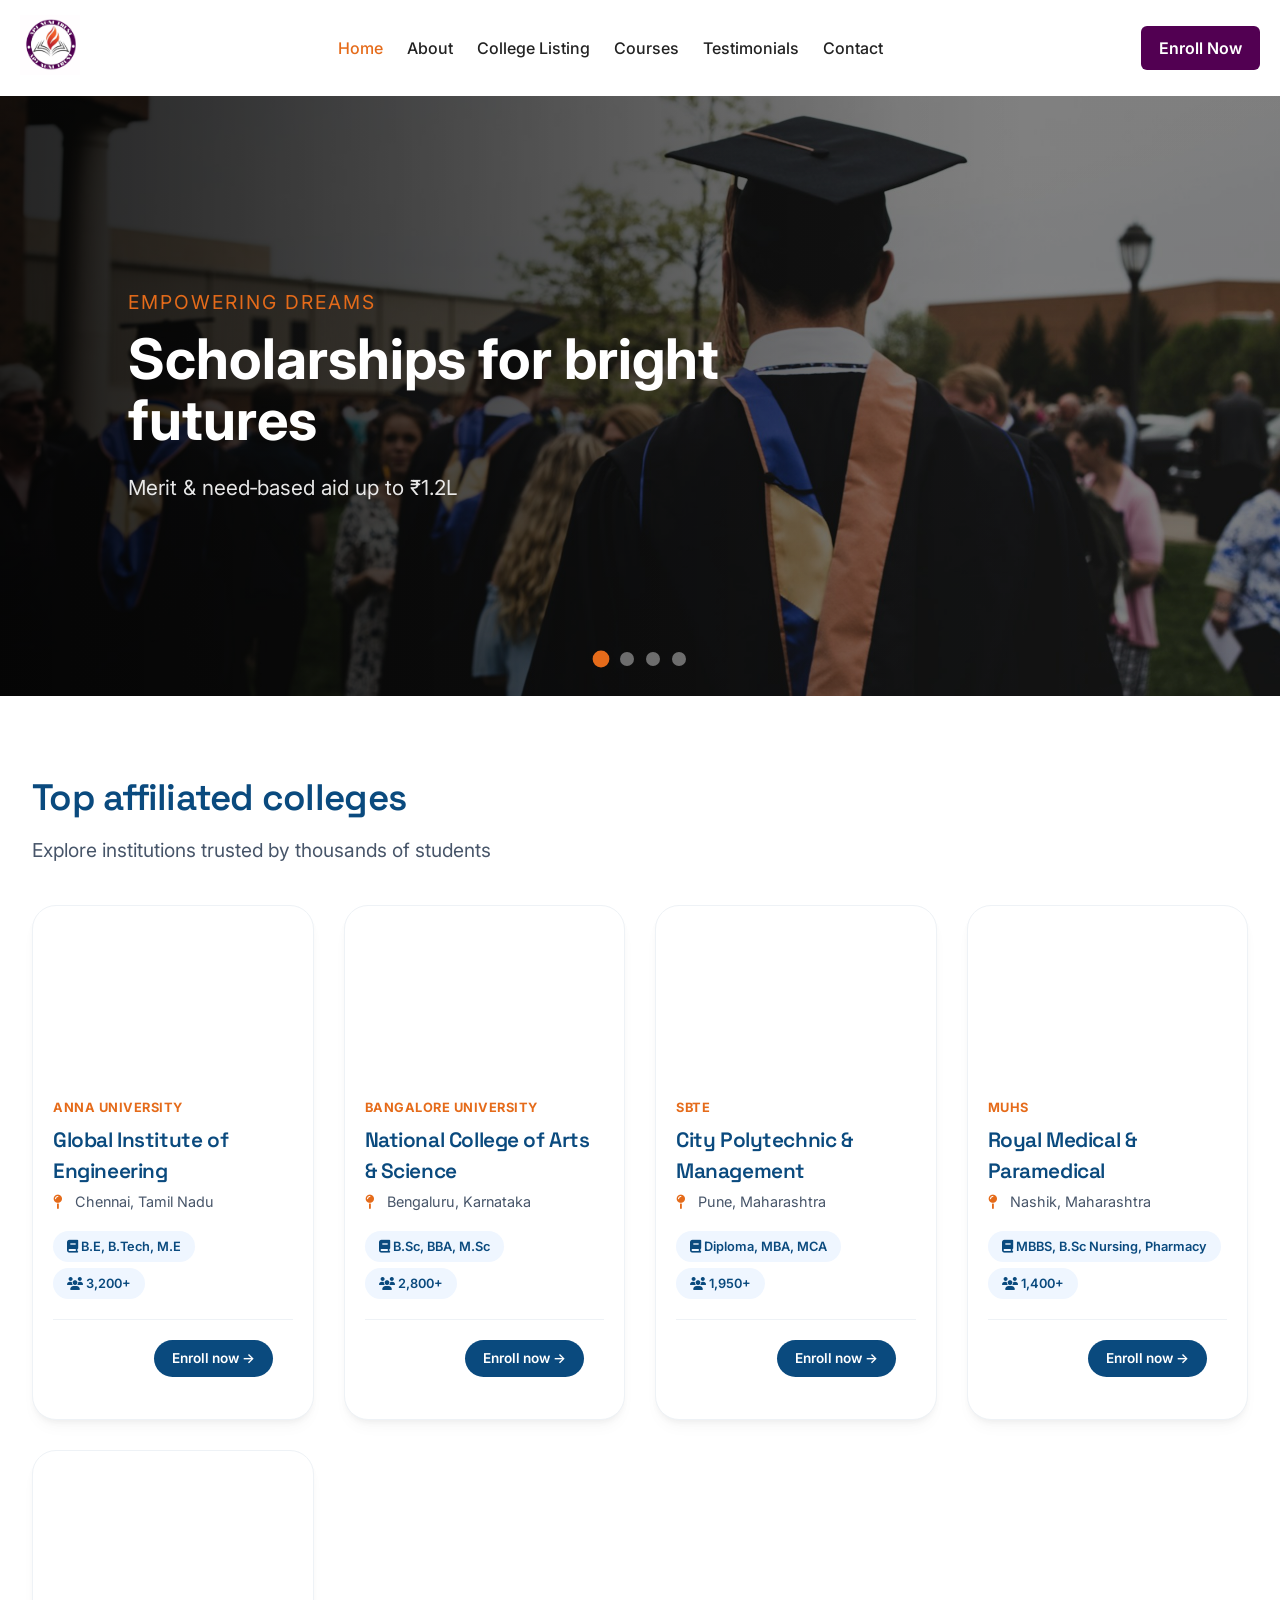
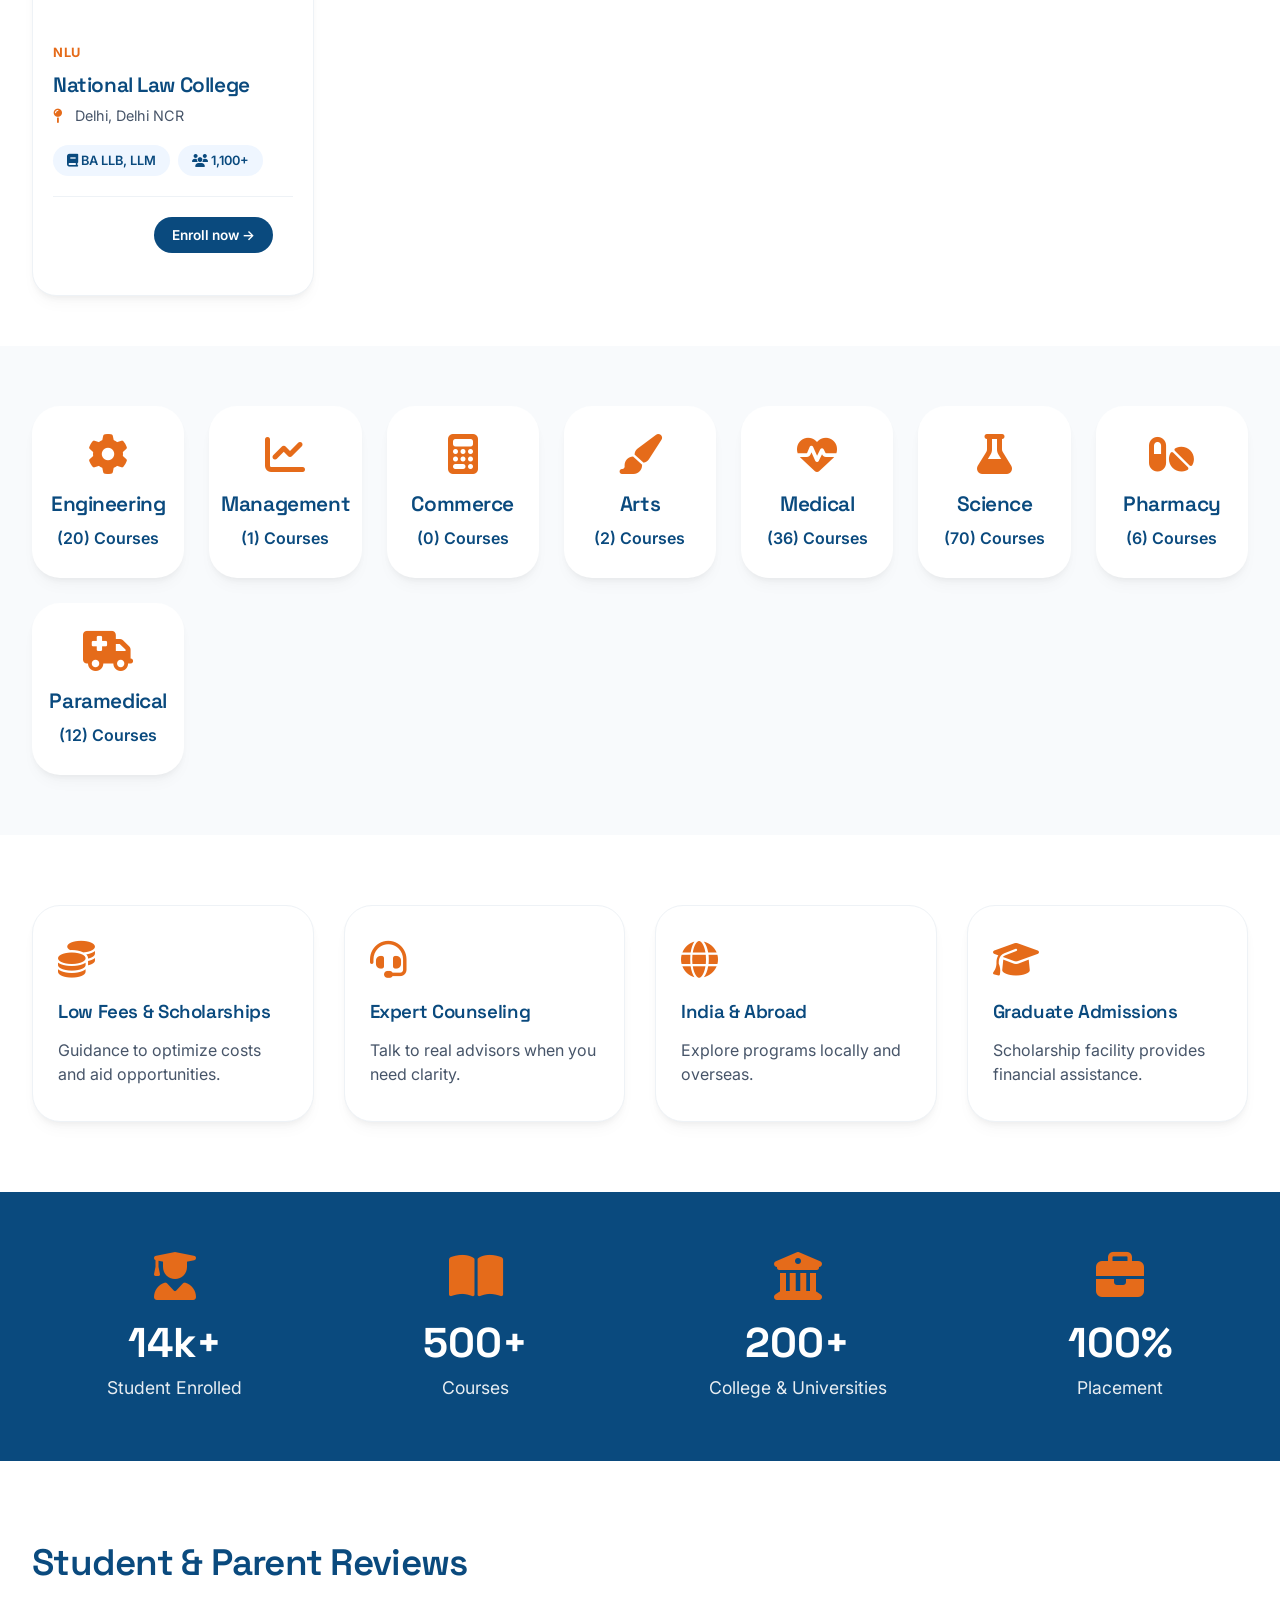
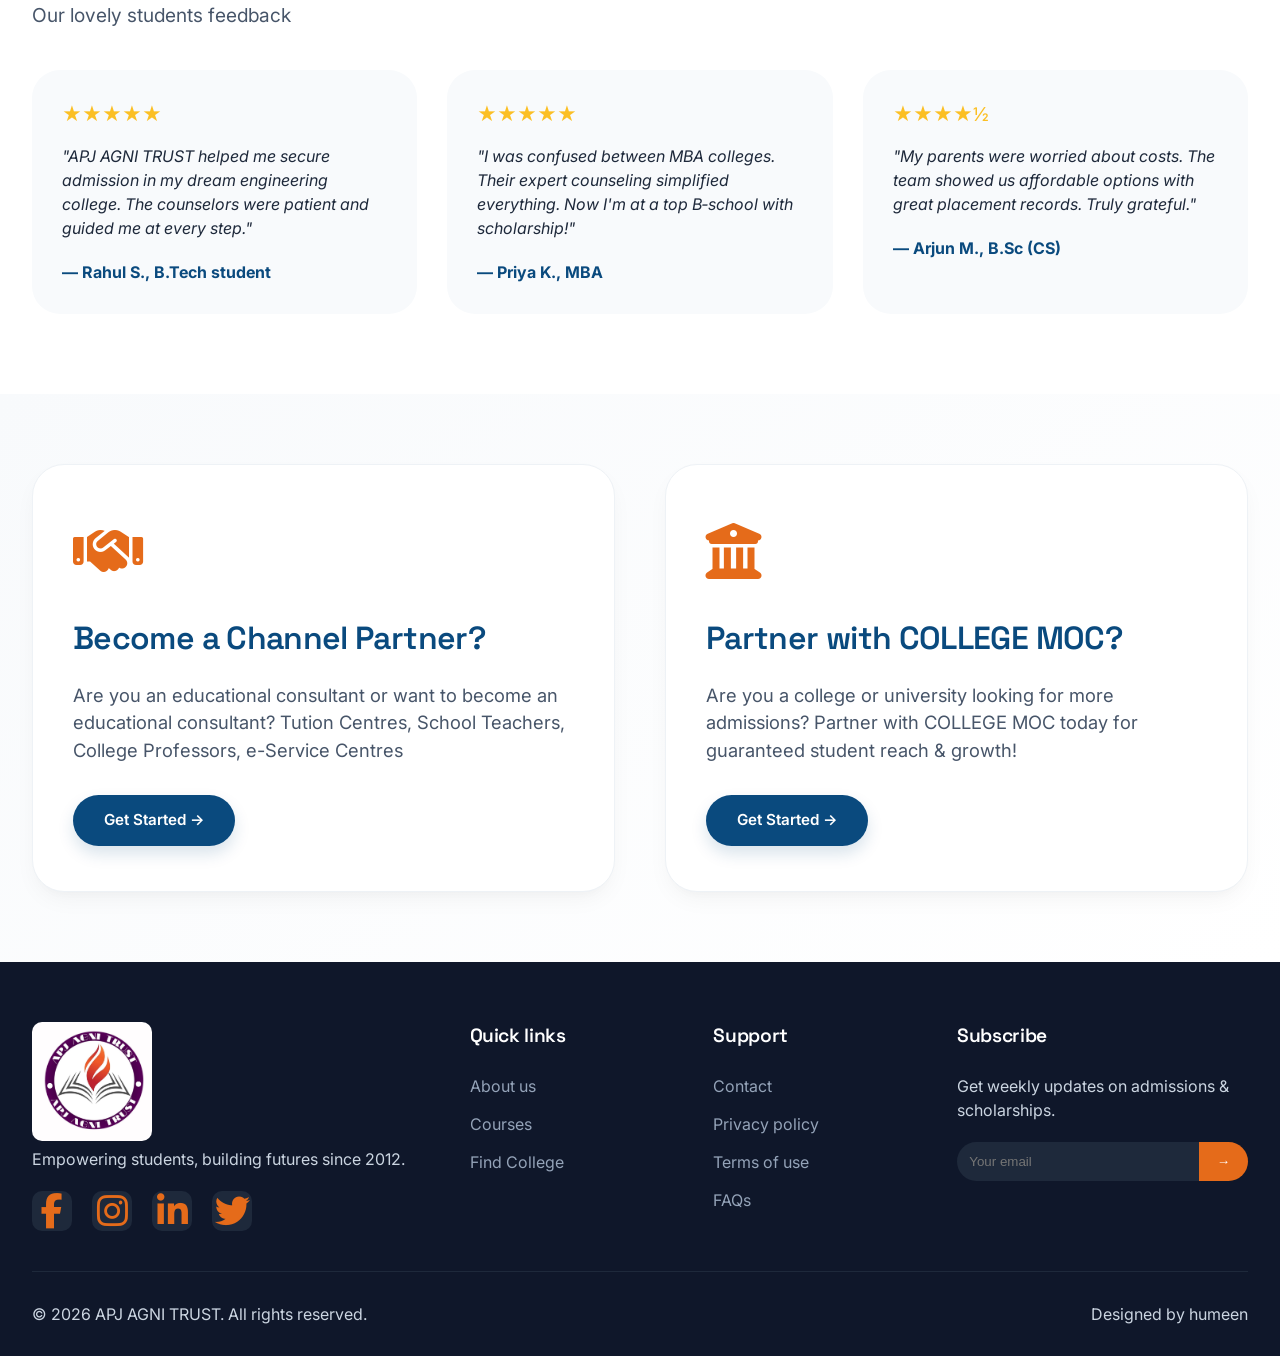
<file: index.html>
<!DOCTYPE html>
<html lang="en">

<head>
  <meta charset="UTF-8">
  <meta name="viewport" content="width=device-width, initial-scale=1.0">
  <title>APJ AGNI TRUST · Home | Empowering Education</title>
  <!-- Font Awesome 6 (free) -->
  <link rel="stylesheet" href="https://cdnjs.cloudflare.com/ajax/libs/font-awesome/6.0.0-beta3/css/all.min.css">
  <!-- Google Font: Inter + Space Grotesk (clean & modern) -->
  <link
    href="https://fonts.googleapis.com/css2?family=Inter:opsz,wght@14..32,400;14..32,500;14..32,600;14..32,700&family=Space+Grotesk:wght@400;500;600;700&display=swap"
    rel="stylesheet">
  <link rel="stylesheet" href="https://cdnjs.cloudflare.com/ajax/libs/font-awesome/6.5.1/css/all.min.css">
  <link rel="stylesheet" href="style.css">
</head>

<body>
  <!-- HEADER -->
  <header>
    <div class="container navbar">
      <div class="logo">
        <img src="aat.jpeg" alt="logo" width="60" height="auto">
      </div>

      <div class="nav-links" id="mobileMenu">
        <a href="index.html" class="active">Home</a>
        <a href="about.html">About</a>
        <a href="find-college.html">College Listing</a>
        <a href="courses.html">Courses</a>
        <a href="testimonials.html">Testimonials</a>
        <a href="contact.html">Contact</a>
        <a href="contact.html" class="nav-cta mobile-cta" style="color: #fff;">Enroll Now</a>
      </div>

      <a href="contact.html" class="nav-cta desktop-cta">Enroll Now</a>

      <button class="menu-toggle" id="menuToggle" aria-label="Toggle menu">
        <span></span>
        <span></span>
        <span></span>
      </button>
    </div>
  </header>

  <main id="mainContent">
    <!-- HERO SLIDER (dynamic) -->
    <section class="hero-slider" id="heroSlider">
      <div class="slides-container" id="slidesContainer">
        <!-- slides injected via js -->
      </div>
      <div class="slider-dots" id="sliderDots"></div>
    </section>

    <!-- COLLEGE GRID SECTION -->
    <section class="college-grid-section">
      <div class="container">
        <h2 class="section-title">Top affiliated colleges</h2>
        <p class="section-subhead">Explore institutions trusted by thousands of students</p>
        <div class="college-grid" id="collegeGrid"></div>
      </div>
    </section>

    <!-- FEATURES CATEGORY GRID -->
    <section class="features-section">
      <div class="container">
        <div class="category-grid" id="categoryGrid"></div>
      </div>
    </section>

    <!-- CARD ROW (Low Fees, Counseling etc) -->
    <section class="card-row">
      <div class="container">
        <div class="row-grid" id="serviceCards"></div>
      </div>
    </section>

    <!-- QUICK STATS -->
    <section class="quick-stats">
      <div class="container">
        <div class="stats-grid" id="statsGrid"></div>
      </div>
    </section>

    <!-- REVIEWS SECTION -->
    <section class="reviews-section">
      <div class="container">
        <h2 class="section-title">Student & Parent Reviews</h2>
        <p class="section-subhead">Our lovely students feedback</p>
        <div class="review-grid" id="reviewGrid"></div>
      </div>
    </section>

    <!-- PARTNER CTA (Become Channel Partner + College MOC) -->
    <section class="partner-section">
      <div class="container partner-flex" id="partnerSection"></div>
    </section>
  </main>

  <!-- FOOTER -->
  <footer>
    <div class="container">
      <div class="footer-grid">
        <div class="footer-col footer-logo">
          <img src="aat.jpeg" alt="logo" width="120px" height="auto" style="border-radius: 10px;">
          <p>Empowering students, building futures since 2012.</p>
          <div class="social-icons">
            <a href="#"><i class="fab fa-facebook-f"></i></a>
            <a href="#"><i class="fab fa-instagram"></i></a>
            <a href="#"><i class="fab fa-linkedin-in"></i></a>
            <a href="#"><i class="fab fa-twitter"></i></a>
          </div>
        </div>
        <div class="footer-col">
          <h4>Quick links</h4>
          <ul>
            <li><a href="about.html">About us</a></li>
            <li><a href="courses.html">Courses</a></li>
            <li><a href="find-college.html">Find College</a></li>
          </ul>
        </div>
        <div class="footer-col">
          <h4>Support</h4>
          <ul>
            <li><a href="contact.html">Contact</a></li>
            <li><a href="#">Privacy policy</a></li>
            <li><a href="#">Terms of use</a></li>
            <li><a href="#">FAQs</a></li>
          </ul>
        </div>
        <div class="footer-col">
          <h4>Subscribe</h4>
          <p>Get weekly updates on admissions & scholarships.</p>
          <form style="display: flex; margin-top: 20px;">
            <input type="email" placeholder="Your email"
              style="padding: 12px; border-radius: 40px 0 0 40px; border: none; flex:1; background: #1e293b; color: white;">
            <button
              style="background: var(--secondary); border: none; border-radius: 0 40px 40px 0; padding: 0 18px; color: white; font-weight: bold;">→</button>
          </form>
        </div>
      </div>
      <div class="footer-bottom">
        <span>© 2026 APJ AGNI TRUST. All rights reserved.</span>
        <span>Designed by humeen</span>
      </div>
    </div>
  </footer>

  <!-- REUSABLE DATA OBJECT (home.js equivalent) -->
  <script>
    (function () {
      "use strict";

      // ---------- MASTER DATA OBJECT – update once, reflects everywhere ----------
      const siteData = {
        // Hero slides (image placeholders – replace with actual URLs)
        heroSlides: [
          {
            image: "./assets/img/scl.jpg",
            subtitle: "Empowering dreams",
            title: "Scholarships for bright futures",
            heading: "Merit & need‑based aid up to ₹1.2L"
          },
          {
            image: "./assets/img/camp.jpg",
            subtitle: "500+ partner colleges",
            title: "Find your perfect campus",
            heading: "Pan India & abroad options"
          },
          {
            image: "./assets/img/env.jpg",
            subtitle: "Guidance you can trust",
            title: "One‑on‑one career counseling",
            heading: "10+ years experienced advisors"
          },
          {
            image: "./assets/img/job.jpg",
            subtitle: "100% placement support",
            title: "Top recruiters, dream packages",
            heading: "Average package ₹6.2 LPA"
          }
        ],

        // College grid (exactly 5 items)
        colleges: [
          {
            image: "https://placehold.co/600x400/0A4A7E/white?text=Global+Institute",
            university: "Anna University",
            name: "Global Institute of Engineering",
            district: "Chennai",
            state: "Tamil Nadu",
            courses: "B.E, B.Tech, M.E",
            students: "3,200+"
          },
          {
            image: "https://placehold.co/600x400/F7A41D/white?text=National+College",
            university: "Bangalore University",
            name: "National College of Arts & Science",
            district: "Bengaluru",
            state: "Karnataka",
            courses: "B.Sc, BBA, M.Sc",
            students: "2,800+"
          },
          {
            image: "https://placehold.co/600x400/E56B1A/white?text=City+Polytechnic",
            university: "SBTE",
            name: "City Polytechnic & Management",
            district: "Pune",
            state: "Maharashtra",
            courses: "Diploma, MBA, MCA",
            students: "1,950+"
          },
          {
            image: "https://placehold.co/600x400/0A4A7E/white?text=Royal+Medical",
            university: "MUHS",
            name: "Royal Medical & Paramedical",
            district: "Nashik",
            state: "Maharashtra",
            courses: "MBBS, B.Sc Nursing, Pharmacy",
            students: "1,400+"
          },
          {
            image: "https://placehold.co/600x400/F7A41D/white?text=National+Law",
            university: "NLU",
            name: "National Law College",
            district: "Delhi",
            state: "Delhi NCR",
            courses: "BA LLB, LLM",
            students: "1,100+"
          }
        ],

        // Category features (Engineering, Management etc) – with counts
        categories: [
          { name: "Engineering", count: "20", icon: "fa-gear" },
          { name: "Management", count: "1", icon: "fa-chart-line" },
          { name: "Commerce", count: "0", icon: "fa-calculator" },
          { name: "Arts", count: "2", icon: "fa-paint-brush" },
          { name: "Medical", count: "36", icon: "fa-heart-pulse" },
          { name: "Science", count: "70", icon: "fa-flask" },
          { name: "Pharmacy", count: "6", icon: "fa-pills" },
          { name: "Paramedical", count: "12", icon: "fa-truck-medical" }
        ],

        // Service cards (low fees, expert counseling etc)
        services: [
          {
            icon: "fa-coins",
            title: "Low Fees & Scholarships",
            desc: "Guidance to optimize costs and aid opportunities."
          },
          {
            icon: "fa-headset",
            title: "Expert Counseling",
            desc: "Talk to real advisors when you need clarity."
          },
          {
            icon: "fa-globe",
            title: "India & Abroad",
            desc: "Explore programs locally and overseas."
          },
          {
            icon: "fa-graduation-cap",
            title: "Graduate Admissions",
            desc: "Scholarship facility provides financial assistance."
          }
        ],

        // Stats (quick views)
        stats: [
          { icon: "fa-user-graduate", value: "14k+", label: "Student Enrolled" },
          { icon: "fa-book-open", value: "500+", label: "Courses" },
          { icon: "fa-building-columns", value: "200+", label: "College & Universities" },
          { icon: "fa-briefcase", value: "100%", label: "Placement" }
        ],

        // Student reviews (3 items)
        reviews: [
          {
            rating: 5,
            text: "APJ AGNI TRUST helped me secure admission in my dream engineering college. The counselors were patient and guided me at every step.",
            author: "Rahul S., B.Tech student"
          },
          {
            rating: 5,
            text: "I was confused between MBA colleges. Their expert counseling simplified everything. Now I'm at a top B‑school with scholarship!",
            author: "Priya K., MBA"
          },
          {
            rating: 4.5,
            text: "My parents were worried about costs. The team showed us affordable options with great placement records. Truly grateful.",
            author: "Arjun M., B.Sc (CS)"
          }
        ],

        // Partner CTA section (two blocks)
        partnerBlocks: [
          {
            icon: "fa-handshake",
            title: "Become a Channel Partner?",
            desc: "Are you an educational consultant or want to become an educational consultant? Tution Centres, School Teachers, College Professors, e-Service Centres",
            buttonText: "Get Started",
            buttonLink: "#"
          },
          {
            icon: "fa-building-columns",
            title: "Partner with COLLEGE MOC?",
            desc: "Are you a college or university looking for more admissions? Partner with COLLEGE MOC today for guaranteed student reach & growth!",
            buttonText: "Get Started",
            buttonLink: "#"
          }
        ]
      };

      // ---------- RENDER FUNCTIONS ----------
      function renderHero() {
        const container = document.getElementById('slidesContainer');
        const dotsContainer = document.getElementById('sliderDots');
        if (!container) return;

        let slidesHtml = '';
        let dotsHtml = '';
        siteData.heroSlides.forEach((slide, idx) => {
          const activeClass = idx === 0 ? 'active' : '';
          slidesHtml += `
            <div class="slide ${activeClass}" style="background-image: linear-gradient(90deg, rgba(0,0,0,0.6) 0%, rgba(0,0,0,0.3) 80%), url('${slide.image}');">
              <div class="slide-content">
                <div class="slide-subtitle">${slide.subtitle}</div>
                <div class="slide-title">${slide.title}</div>
                <div class="slide-heading">${slide.heading}</div>
              </div>
            </div>
          `;
          dotsHtml += `<div class="dot ${idx === 0 ? 'active' : ''}" data-index="${idx}"></div>`;
        });
        container.innerHTML = slidesHtml;
        dotsContainer.innerHTML = dotsHtml;

        // Slider logic (auto + click)
        let currentSlide = 0;
        const slides = document.querySelectorAll('.slide');
        const dots = document.querySelectorAll('.dot');

        function showSlide(index) {
          slides.forEach((s, i) => {
            s.classList.toggle('active', i === index);
          });
          dots.forEach((d, i) => {
            d.classList.toggle('active', i === index);
          });
          currentSlide = index;
        }

        // Auto advance
        setInterval(() => {
          let next = (currentSlide + 1) % slides.length;
          showSlide(next);
        }, 5000);

        dots.forEach(dot => {
          dot.addEventListener('click', (e) => {
            const idx = parseInt(e.target.dataset.index, 10);
            showSlide(idx);
          });
        });
      }

      function renderColleges() {
        const grid = document.getElementById('collegeGrid');
        if (!grid) return;
        let html = '';
        siteData.colleges.forEach(c => {
          html += `
            <div class="college-card">
              <div class="card-img" style="background-image: url('${c.image}');"></div>
              <div class="card-content">
                <div class="univ-name">${c.university}</div>
                <h3 class="college-name">${c.name}</h3>
                <div class="location"><i class="fas fa-map-pin"></i> ${c.district}, ${c.state}</div>
                <span class="course-tag"><i class="fas fa-book"></i> ${c.courses}</span>
                <span class="course-tag"><i class="fas fa-users"></i> ${c.students}</span>
                <div class="card-footer">
                  <span></span>
                  <a href="#" class="enroll-btn">Enroll now →</a>
                </div>
              </div>
            </div>
          `;
        });
        grid.innerHTML = html;
      }

      function renderCategories() {
        const grid = document.getElementById('categoryGrid');
        if (!grid) return;
        let html = '';
        siteData.categories.forEach(cat => {
          html += `
            <div class="category-item">
              <i class="fas ${cat.icon}"></i>
              <h4>${cat.name}</h4>
              <p>(${cat.count}) Courses</p>
            </div>
          `;
        });
        grid.innerHTML = html;
      }

      function renderServiceCards() {
        const grid = document.getElementById('serviceCards');
        if (!grid) return;
        let html = '';
        siteData.services.forEach(s => {
          html += `
            <div class="info-card">
              <i class="fas ${s.icon}"></i>
              <h3>${s.title}</h3>
              <p style="color: var(--gray-600);">${s.desc}</p>
            </div>
          `;
        });
        grid.innerHTML = html;
      }

      function renderStats() {
        const grid = document.getElementById('statsGrid');
        if (!grid) return;
        let html = '';
        siteData.stats.forEach(stat => {
          html += `
            <div class="stat-item">
              <i class="fas ${stat.icon}"></i>
              <div class="stat-number">${stat.value}</div>
              <div class="stat-label">${stat.label}</div>
            </div>
          `;
        });
        grid.innerHTML = html;
      }

      function renderReviews() {
        const grid = document.getElementById('reviewGrid');
        if (!grid) return;
        let html = '';
        siteData.reviews.forEach(r => {
          let stars = '';
          for (let i = 0; i < Math.floor(r.rating); i++) stars += '★';
          if (r.rating % 1 !== 0) stars += '½';
          html += `
            <div class="review-card">
              <div class="review-rating">${stars}</div>
              <p class="review-text">"${r.text}"</p>
              <div class="review-author">— ${r.author}</div>
            </div>
          `;
        });
        grid.innerHTML = html;
      }

      function renderPartner() {
        const section = document.getElementById('partnerSection');
        if (!section) return;
        let html = '';
        siteData.partnerBlocks.forEach(block => {
          html += `
            <div class="partner-card">
              <div class="partner-img"><i class="fas ${block.icon}"></i></div>
              <h3>${block.title}</h3>
              <p>${block.desc}</p>
              <a href="${block.buttonLink}" class="btn">${block.buttonText} →</a>
            </div>
          `;
        });
        section.innerHTML = html;
      }

      // Initial render
      renderHero();
      renderColleges();
      renderCategories();
      renderServiceCards();
      renderStats();
      renderReviews();
      renderPartner();
    })();
  </script>
  <!-- optional tiny style to match icons etc -->
  <style>
    .fa-star,
    .fa-star-half-alt {
      color: #fbbf24;
    }

    .category-item i,
    .info-card i,
    .partner-img i {
      color: var(--secondary);
    }

    .stat-item i {
      color: var(--secondary);
    }
  </style>
    <script>
    const menuToggle = document.getElementById("menuToggle");
    const mobileMenu = document.getElementById("mobileMenu");
    const menuLinks = mobileMenu.querySelectorAll("a");

    menuToggle.addEventListener("click", () => {
      menuToggle.classList.toggle("active");
      mobileMenu.classList.toggle("active");
      document.body.classList.toggle("menu-open");
    });

    menuLinks.forEach(link => {
      link.addEventListener("click", () => {
        menuToggle.classList.remove("active");
        mobileMenu.classList.remove("active");
        document.body.classList.remove("menu-open");
      });
    });
  </script>
</body>

</html>
</file>
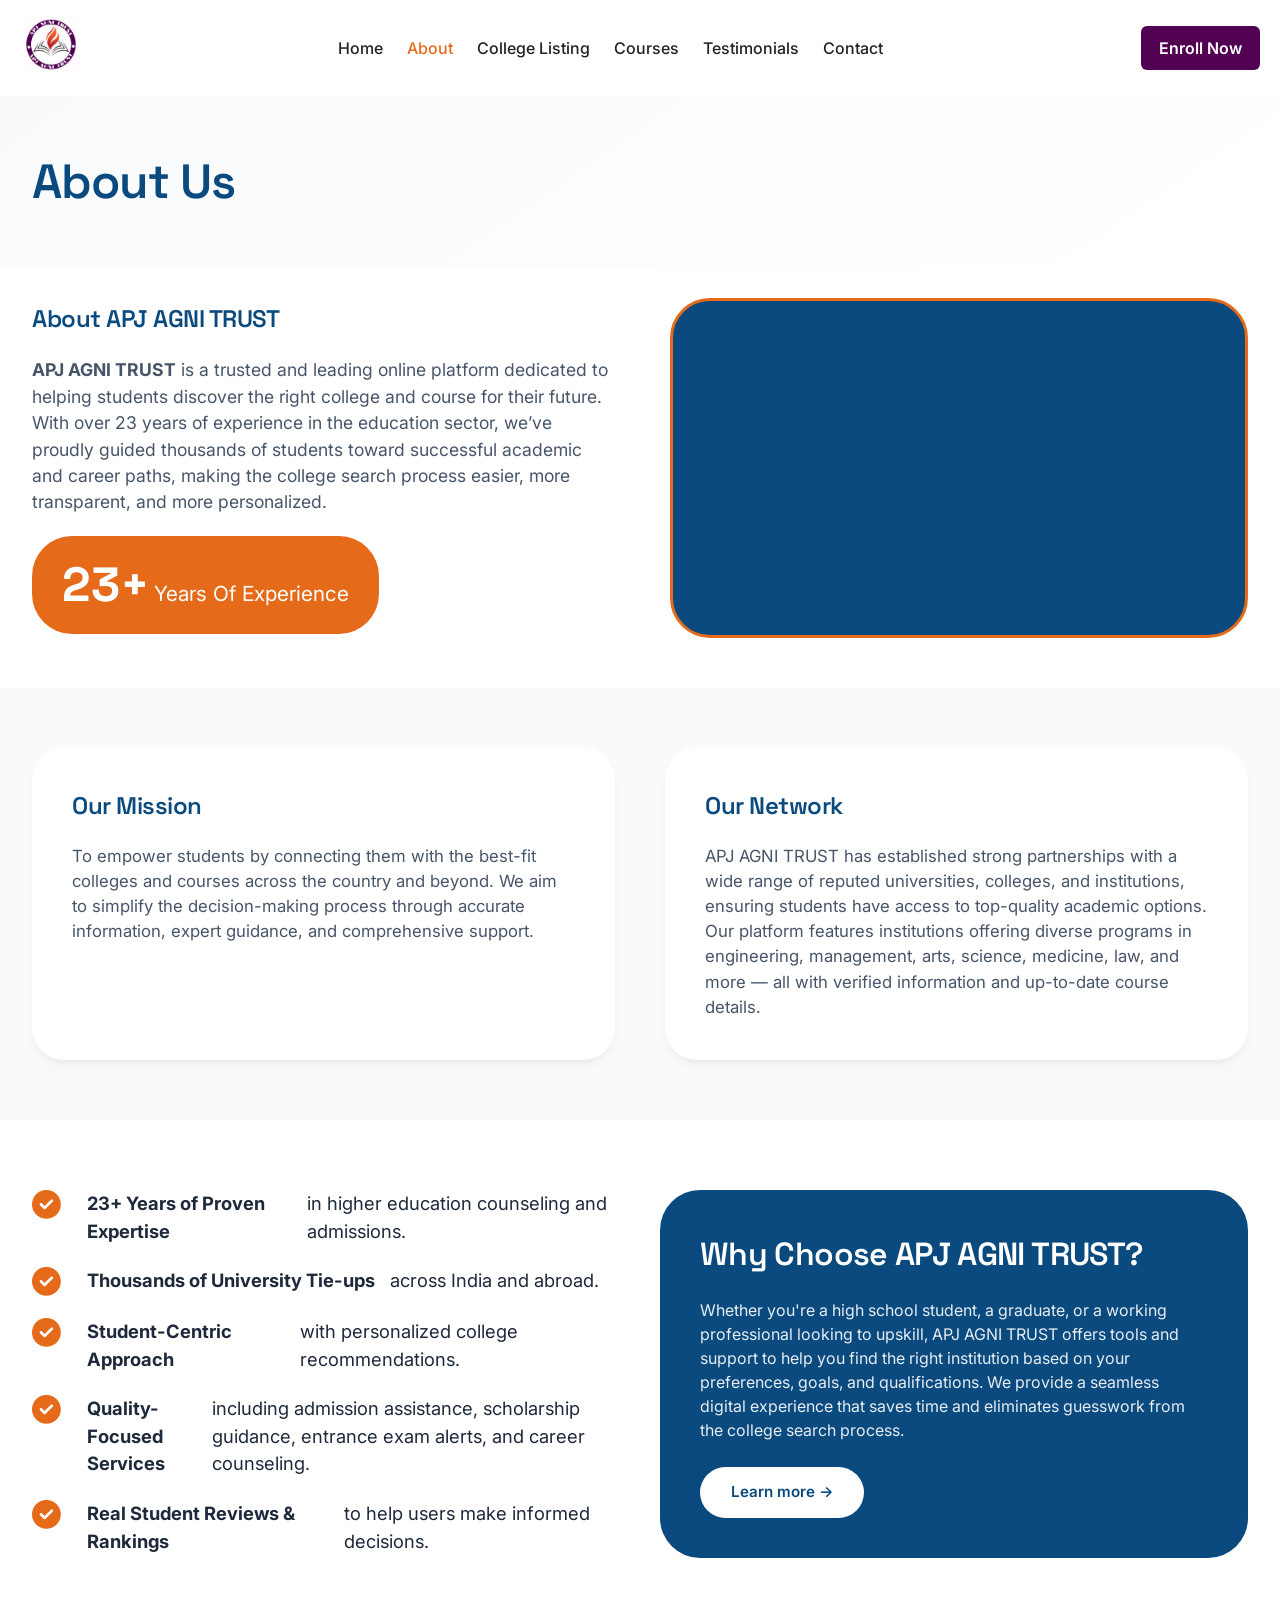
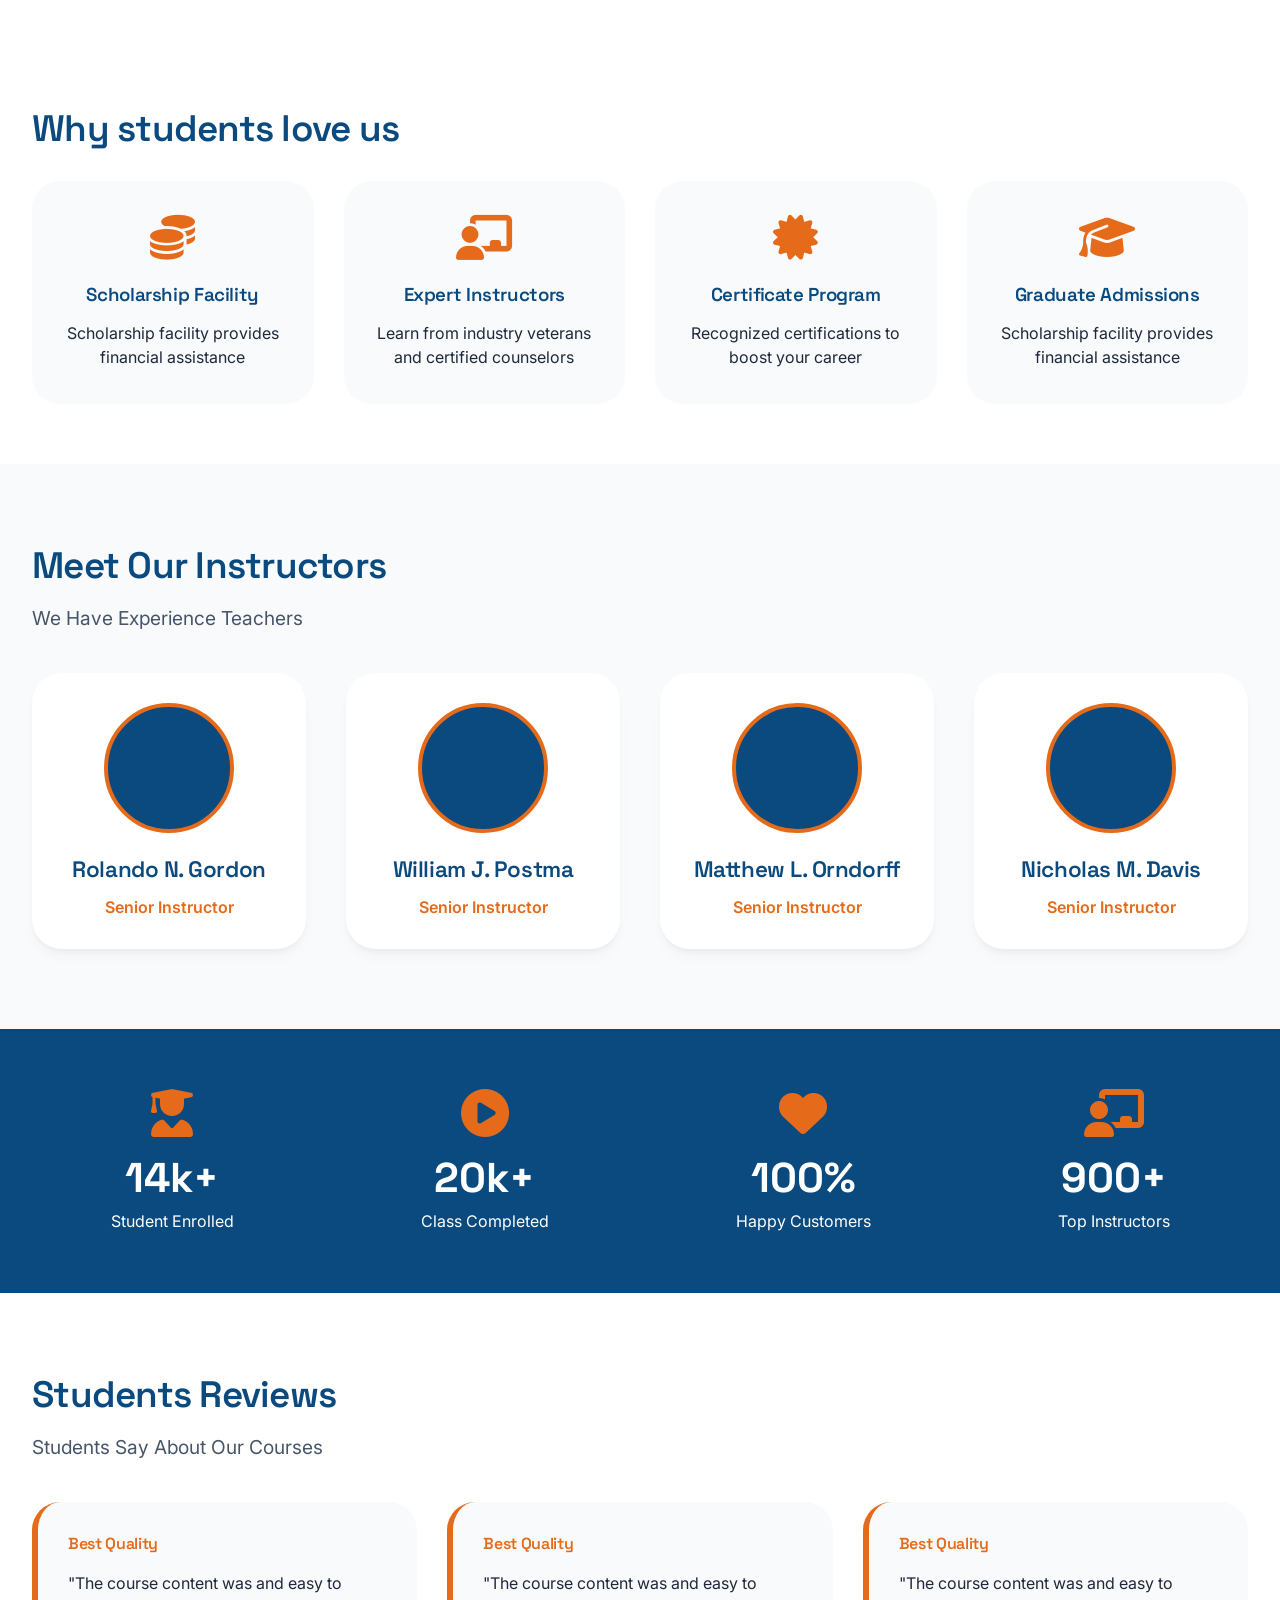
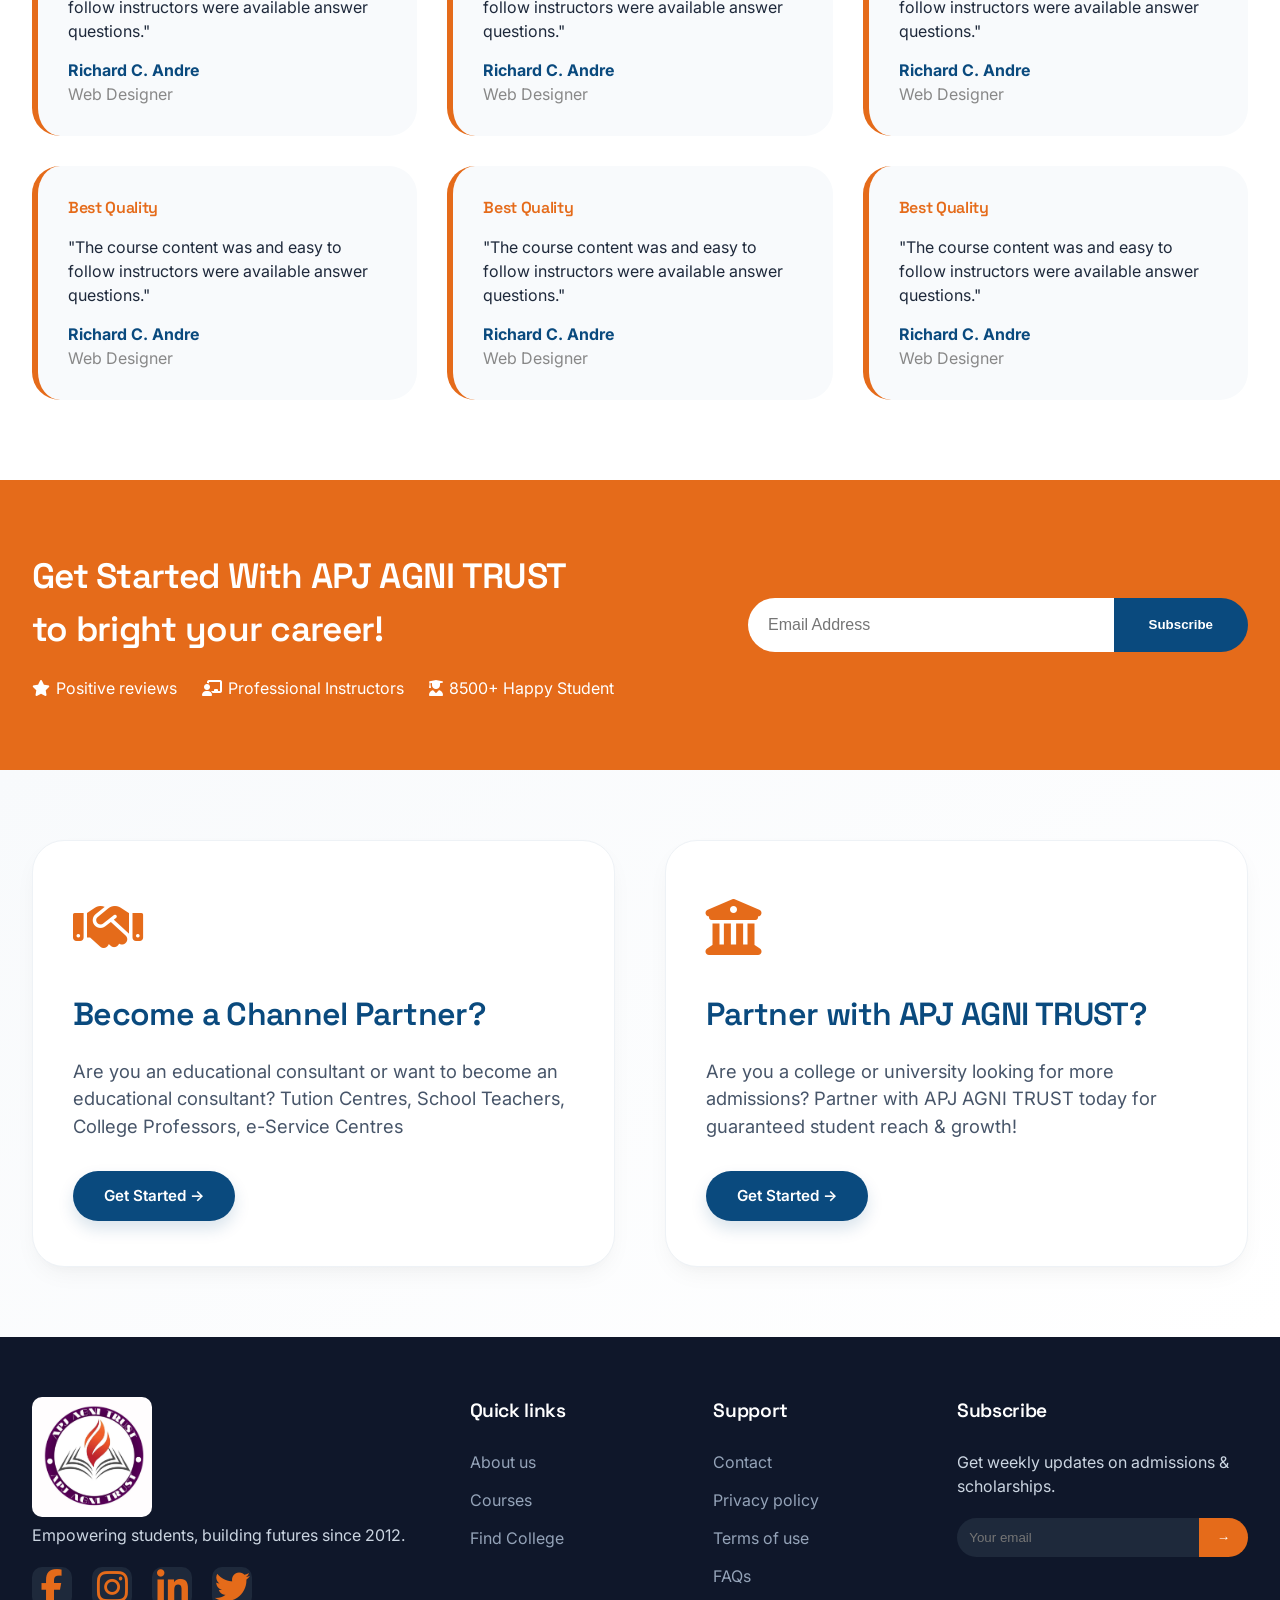
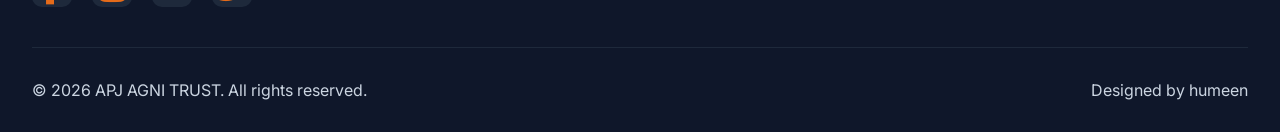
<file: about.html>
<!DOCTYPE html>
<html lang="en">

<head>
  <meta charset="UTF-8">
  <meta name="viewport" content="width=device-width, initial-scale=1.0">
  <title>APJ AGNI TRUST · About Us | Empowering Education</title>
  <!-- Font Awesome 6 (free) -->
  <link rel="stylesheet" href="https://cdnjs.cloudflare.com/ajax/libs/font-awesome/6.0.0-beta3/css/all.min.css">
  <!-- Google Font: Inter + Space Grotesk -->
  <link
    href="https://fonts.googleapis.com/css2?family=Inter:opsz,wght@14..32,400;14..32,500;14..32,600;14..32,700&family=Space+Grotesk:wght@400;500;600;700&display=swap"
    rel="stylesheet">
  <link rel="stylesheet" href="https://cdnjs.cloudflare.com/ajax/libs/font-awesome/6.5.1/css/all.min.css">
  <link rel="stylesheet" href="style.css">
</head>

<body>
  <!-- HEADER (same as homepage) -->
  <header>
    <div class="container navbar">
      <div class="logo">
        <img src="aat.jpeg" alt="logo" width="60" height="auto">
      </div>

      <div class="nav-links" id="mobileMenu">
        <a href="index.html" >Home</a>
        <a href="about.html" class="active">About</a>
        <a href="find-college.html">College Listing</a>
        <a href="courses.html">Courses</a>
        <a href="testimonials.html">Testimonials</a>
        <a href="contact.html">Contact</a>
        <a href="contact.html" class="nav-cta mobile-cta" style="color: #fff;">Enroll Now</a>
      </div>

      <a href="contact.html" class="nav-cta desktop-cta">Enroll Now</a>

      <button class="menu-toggle" id="menuToggle" aria-label="Toggle menu">
        <span></span>
        <span></span>
        <span></span>
      </button>
    </div>
  </header>

<main>
    <!-- ABOUT HERO with breadcrumb -->
    <section class="about-hero">
      <div class="container">
        <h1>About Us</h1>
      </div>
    </section>

    <!-- INTRO: About APJ AGNI TRUST (23+ years) -->
    <section class="intro-section">
      <div class="container about-grid">
        <div class="about-text">
          <h2>About APJ AGNI TRUST</h2>
          <p><strong>APJ AGNI TRUST</strong> is a trusted and leading online platform dedicated to helping students discover the right college and course for their future. With over 23 years of experience in the education sector, we’ve proudly guided thousands of students toward successful academic and career paths, making the college search process easier, more transparent, and more personalized.</p>
          <div class="experience-badge">
            <span class="years">23+</span> <span style="font-size:1.3rem;">Years Of Experience</span>
          </div>
        </div>
        <div class="about-image" style="background-image: url('https://placehold.co/800x700/0A4A7E/white?text=APJ+AGNI+TRUST+Team');"></div>
      </div>
    </section>

    <!-- MISSION & NETWORK -->
    <section class="mission-network">
      <div class="container mission-grid">
        <div class="mission-card">
          <h2>Our Mission</h2>
          <p>To empower students by connecting them with the best-fit colleges and courses across the country and beyond. We aim to simplify the decision-making process through accurate information, expert guidance, and comprehensive support.</p>
        </div>
        <div class="network-card">
          <h2>Our Network</h2>
          <p>APJ AGNI TRUST has established strong partnerships with a wide range of reputed universities, colleges, and institutions, ensuring students have access to top-quality academic options. Our platform features institutions offering diverse programs in engineering, management, arts, science, medicine, law, and more — all with verified information and up-to-date course details.</p>
        </div>
      </div>
    </section>

    <!-- WHAT SETS US APART (list + highlight) -->
    <section class="usp-section">
      <div class="container usp-grid">
        <ul class="usp-list">
          <li><i class="fas fa-check-circle"></i> <strong>23+ Years of Proven Expertise</strong> in higher education counseling and admissions.</li>
          <li><i class="fas fa-check-circle"></i> <strong>Thousands of University Tie-ups</strong> across India and abroad.</li>
          <li><i class="fas fa-check-circle"></i> <strong>Student-Centric Approach</strong> with personalized college recommendations.</li>
          <li><i class="fas fa-check-circle"></i> <strong>Quality-Focused Services</strong> including admission assistance, scholarship guidance, entrance exam alerts, and career counseling.</li>
          <li><i class="fas fa-check-circle"></i> <strong>Real Student Reviews & Rankings</strong> to help users make informed decisions.</li>
        </ul>
        <div class="usp-highlight">
          <h3>Why Choose APJ AGNI TRUST?</h3>
          <p>Whether you're a high school student, a graduate, or a working professional looking to upskill, APJ AGNI TRUST offers tools and support to help you find the right institution based on your preferences, goals, and qualifications. We provide a seamless digital experience that saves time and eliminates guesswork from the college search process.</p>
          <a href="#" class="btn" style="background:white; color:var(--primary);">Learn more →</a>
        </div>
      </div>
    </section>

    <!-- 4 cards (Scholarship Facility, Expert Instructors, etc) -->
    <section class="why-choose">
      <div class="container">
        <h2 class="section-title">Why students love us</h2>
        <div class="choose-grid">
          <div class="choose-card">
            <i class="fas fa-coins"></i>
            <h3>Scholarship Facility</h3>
            <p>Scholarship facility provides financial assistance</p>
          </div>
          <div class="choose-card">
            <i class="fas fa-chalkboard-user"></i>
            <h3>Expert Instructors</h3>
            <p>Learn from industry veterans and certified counselors</p>
          </div>
          <div class="choose-card">
            <i class="fas fa-certificate"></i>
            <h3>Certificate Program</h3>
            <p>Recognized certifications to boost your career</p>
          </div>
          <div class="choose-card">
            <i class="fas fa-graduation-cap"></i>
            <h3>Graduate Admissions</h3>
            <p>Scholarship facility provides financial assistance</p>
          </div>
        </div>
      </div>
    </section>

    <!-- MEET OUR INSTRUCTORS (4 teachers) -->
    <section class="instructors">
      <div class="container">
        <h2 class="section-title">Meet Our Instructors</h2>
        <p class="section-subhead">We Have Experience Teachers</p>
        <div class="instructor-grid">
          <div class="instructor-card">
            <div class="instructor-img" style="background-image: url('https://placehold.co/200x200/0A4A7E/white?text=RNG');"></div>
            <h3>Rolando N. Gordon</h3>
            <div class="instructor-title">Senior Instructor</div>
          </div>
          <div class="instructor-card">
            <div class="instructor-img" style="background-image: url('https://placehold.co/200x200/F7A41D/white?text=WJP');"></div>
            <h3>William J. Postma</h3>
            <div class="instructor-title">Senior Instructor</div>
          </div>
          <div class="instructor-card">
            <div class="instructor-img" style="background-image: url('https://placehold.co/200x200/E56B1A/white?text=MLO');"></div>
            <h3>Matthew L. Orndorff</h3>
            <div class="instructor-title">Senior Instructor</div>
          </div>
          <div class="instructor-card">
            <div class="instructor-img" style="background-image: url('https://placehold.co/200x200/0A4A7E/white?text=NMD');"></div>
            <h3>Nicholas M. Davis</h3>
            <div class="instructor-title">Senior Instructor</div>
          </div>
        </div>
      </div>
    </section>

    <!-- STATS ROW (14k+ students etc) -->
    <section class="stats-row">
      <div class="container">
        <div class="stats-flex">
          <div class="stat-block">
            <i class="fas fa-user-graduate"></i>
            <div class="number">14k+</div>
            <div>Student Enrolled</div>
          </div>
          <div class="stat-block">
            <i class="fas fa-play-circle"></i>
            <div class="number">20k+</div>
            <div>Class Completed</div>
          </div>
          <div class="stat-block">
            <i class="fas fa-heart"></i>
            <div class="number">100%</div>
            <div>Happy Customers</div>
          </div>
          <div class="stat-block">
            <i class="fas fa-chalkboard-user"></i>
            <div class="number">900+</div>
            <div>Top Instructors</div>
          </div>
        </div>
      </div>
    </section>

    <!-- STUDENT REVIEWS (6 cards) -->
    <section class="reviews-showcase">
      <div class="container">
        <h2 class="section-title">Students Reviews</h2>
        <p class="section-subhead">Students Say About Our Courses</p>
        <div class="review-slider">
          <!-- repeated 6 times as per brief -->
          <div class="review-item">
            <h4>Best Quality</h4>
            <p>"The course content was and easy to follow instructors were available answer questions."</p>
            <div class="review-author">Richard C. Andre</div>
            <span style="color:#888;">Web Designer</span>
          </div>
          <div class="review-item">
            <h4>Best Quality</h4>
            <p>"The course content was and easy to follow instructors were available answer questions."</p>
            <div class="review-author">Richard C. Andre</div>
            <span style="color:#888;">Web Designer</span>
          </div>
          <div class="review-item">
            <h4>Best Quality</h4>
            <p>"The course content was and easy to follow instructors were available answer questions."</p>
            <div class="review-author">Richard C. Andre</div>
            <span style="color:#888;">Web Designer</span>
          </div>
          <div class="review-item">
            <h4>Best Quality</h4>
            <p>"The course content was and easy to follow instructors were available answer questions."</p>
            <div class="review-author">Richard C. Andre</div>
            <span style="color:#888;">Web Designer</span>
          </div>
          <div class="review-item">
            <h4>Best Quality</h4>
            <p>"The course content was and easy to follow instructors were available answer questions."</p>
            <div class="review-author">Richard C. Andre</div>
            <span style="color:#888;">Web Designer</span>
          </div>
          <div class="review-item">
            <h4>Best Quality</h4>
            <p>"The course content was and easy to follow instructors were available answer questions."</p>
            <div class="review-author">Richard C. Andre</div>
            <span style="color:#888;">Web Designer</span>
          </div>
        </div>
      </div>
    </section>

    <!-- NEWSLETTER SUBSCRIBE -->
    <section class="newsletter">
      <div class="container newsletter-flex">
        <div>
          <h2>Get Started With APJ AGNI TRUST <br>to bright your career!</h2>
          <div class="small-stat" style="margin-top:20px;">
            <span><i class="fas fa-star" style="color:white;"></i> Positive reviews</span>
            <span><i class="fas fa-chalkboard-user"></i> Professional Instructors</span>
            <span><i class="fas fa-user-graduate"></i> 8500+ Happy Student</span>
          </div>
        </div>
        <form class="newsletter-form">
          <input type="email" placeholder="Email Address">
          <button type="submit">Subscribe</button>
        </form>
      </div>
    </section>

    <!-- PARTNER CTA (Become Channel Partner + Partner with APJ AGNI TRUST) -->
    <section class="partner-cta-section">
      <div class="container partner-flex">
        <div class="partner-card">
          <div class="partner-img"><i class="fas fa-handshake"></i></div>
          <h3>Become a Channel Partner?</h3>
          <p>Are you an educational consultant or want to become an educational consultant? Tution Centres, School Teachers, College Professors, e-Service Centres</p>
          <a href="#" class="btn">Get Started →</a>
        </div>
        <div class="partner-card">
          <div class="partner-img"><i class="fas fa-building-columns"></i></div>
          <h3>Partner with APJ AGNI TRUST?</h3>
          <p>Are you a college or university looking for more admissions? Partner with APJ AGNI TRUST today for guaranteed student reach & growth!</p>
          <a href="#" class="btn">Get Started →</a>
        </div>
      </div>
    </section>
  </main>

  <!-- FOOTER (same as homepage) -->
  <footer>
    <div class="container">
      <div class="footer-grid">
        <div class="footer-col footer-logo">
          <img src="aat.jpeg" alt="logo" width="120px" height="auto" style="border-radius: 10px;">
          <p>Empowering students, building futures since 2012.</p>
          <div class="social-icons">
            <a href="#"><i class="fab fa-facebook-f"></i></a>
            <a href="#"><i class="fab fa-instagram"></i></a>
            <a href="#"><i class="fab fa-linkedin-in"></i></a>
            <a href="#"><i class="fab fa-twitter"></i></a>
          </div>
        </div>
        <div class="footer-col">
          <h4>Quick links</h4>
          <ul>
            <li><a href="about.html">About us</a></li>
            <li><a href="courses.html">Courses</a></li>
            <li><a href="find-college.html">Find College</a></li>
          </ul>
        </div>
        <div class="footer-col">
          <h4>Support</h4>
          <ul>
            <li><a href="contact.html">Contact</a></li>
            <li><a href="#">Privacy policy</a></li>
            <li><a href="#">Terms of use</a></li>
            <li><a href="#">FAQs</a></li>
          </ul>
        </div>
        <div class="footer-col">
          <h4>Subscribe</h4>
          <p>Get weekly updates on admissions & scholarships.</p>
          <form style="display: flex; margin-top: 20px;">
            <input type="email" placeholder="Your email"
              style="padding: 12px; border-radius: 40px 0 0 40px; border: none; flex:1; background: #1e293b; color: white;">
            <button
              style="background: var(--secondary); border: none; border-radius: 0 40px 40px 0; padding: 0 18px; color: white; font-weight: bold;">→</button>
          </form>
        </div>
      </div>
      <div class="footer-bottom">
        <span>© 2026 APJ AGNI TRUST. All rights reserved.</span>
        <span>Designed by humeen</span>
      </div>
    </div>
  </footer>
    <script>
    const menuToggle = document.getElementById("menuToggle");
    const mobileMenu = document.getElementById("mobileMenu");
    const menuLinks = mobileMenu.querySelectorAll("a");

    menuToggle.addEventListener("click", () => {
      menuToggle.classList.toggle("active");
      mobileMenu.classList.toggle("active");
      document.body.classList.toggle("menu-open");
    });

    menuLinks.forEach(link => {
      link.addEventListener("click", () => {
        menuToggle.classList.remove("active");
        mobileMenu.classList.remove("active");
        document.body.classList.remove("menu-open");
      });
    });
  </script>
</body>

</html>
</file>
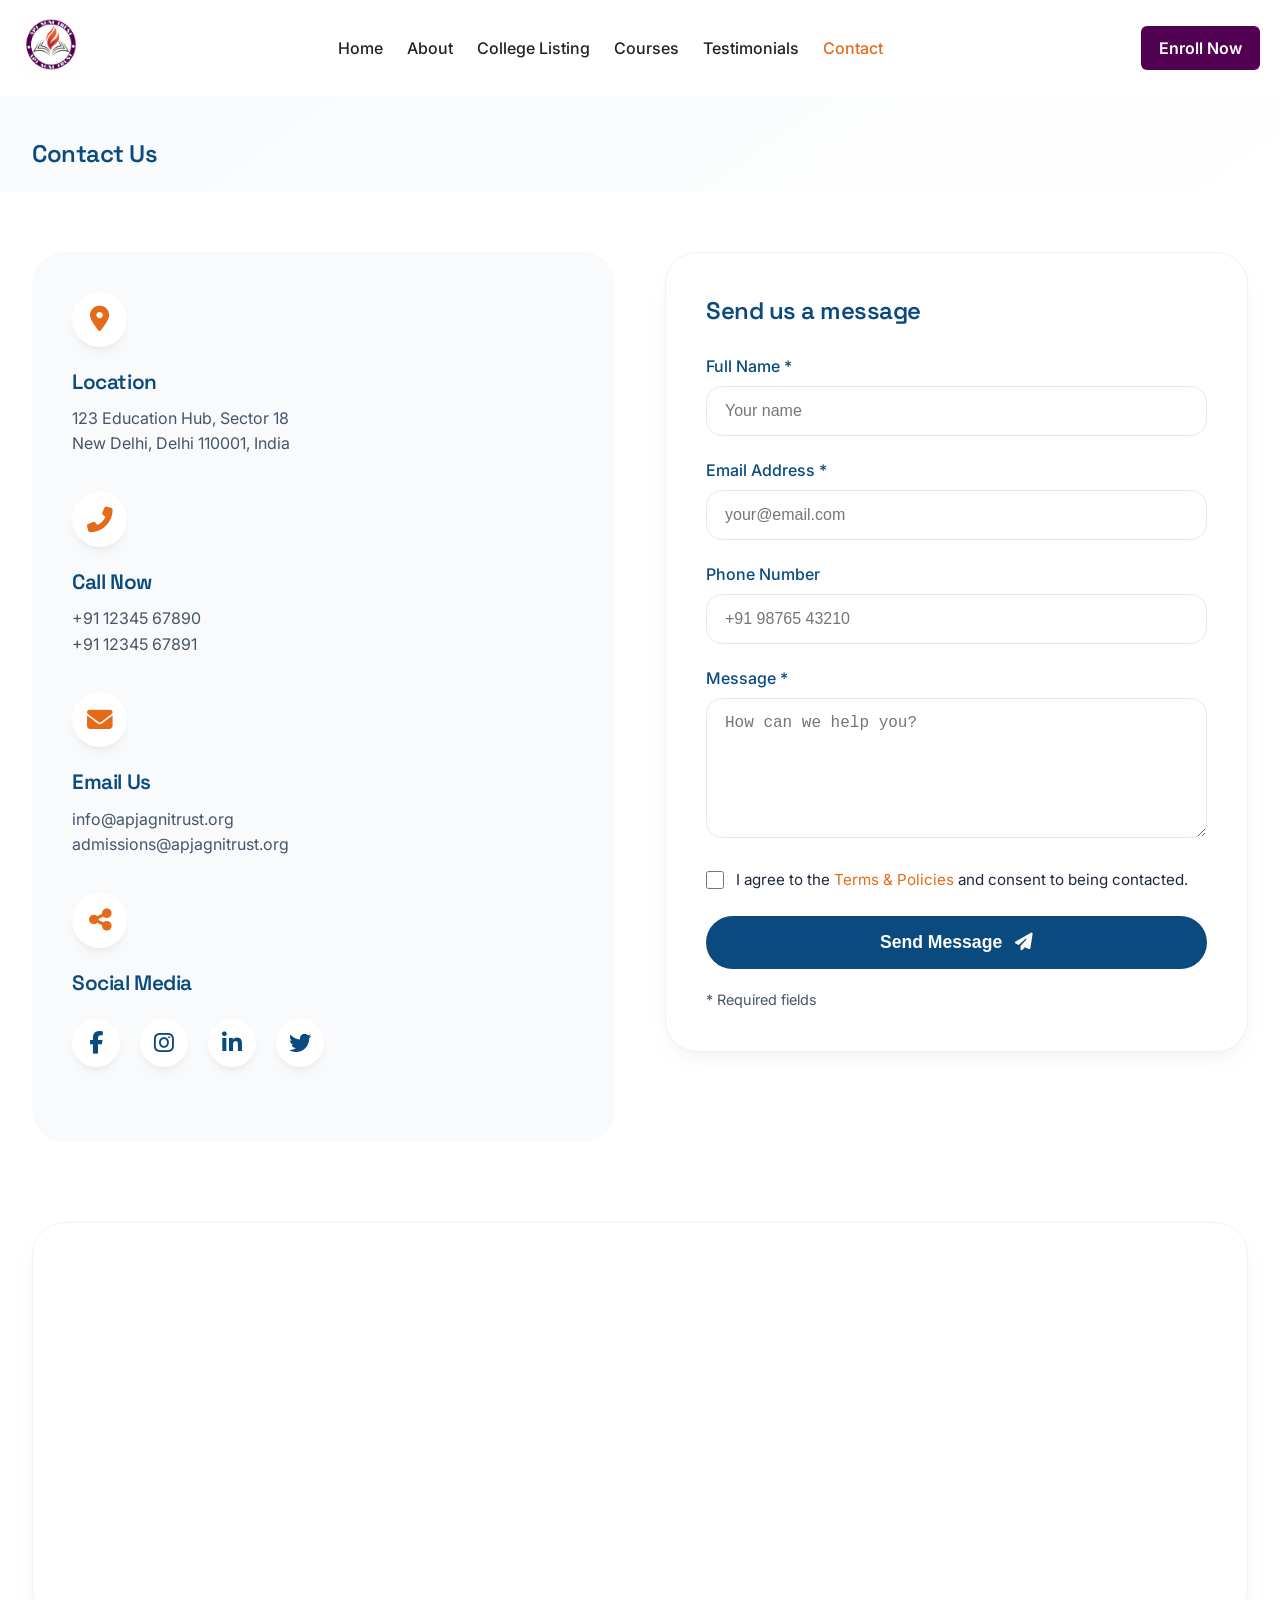
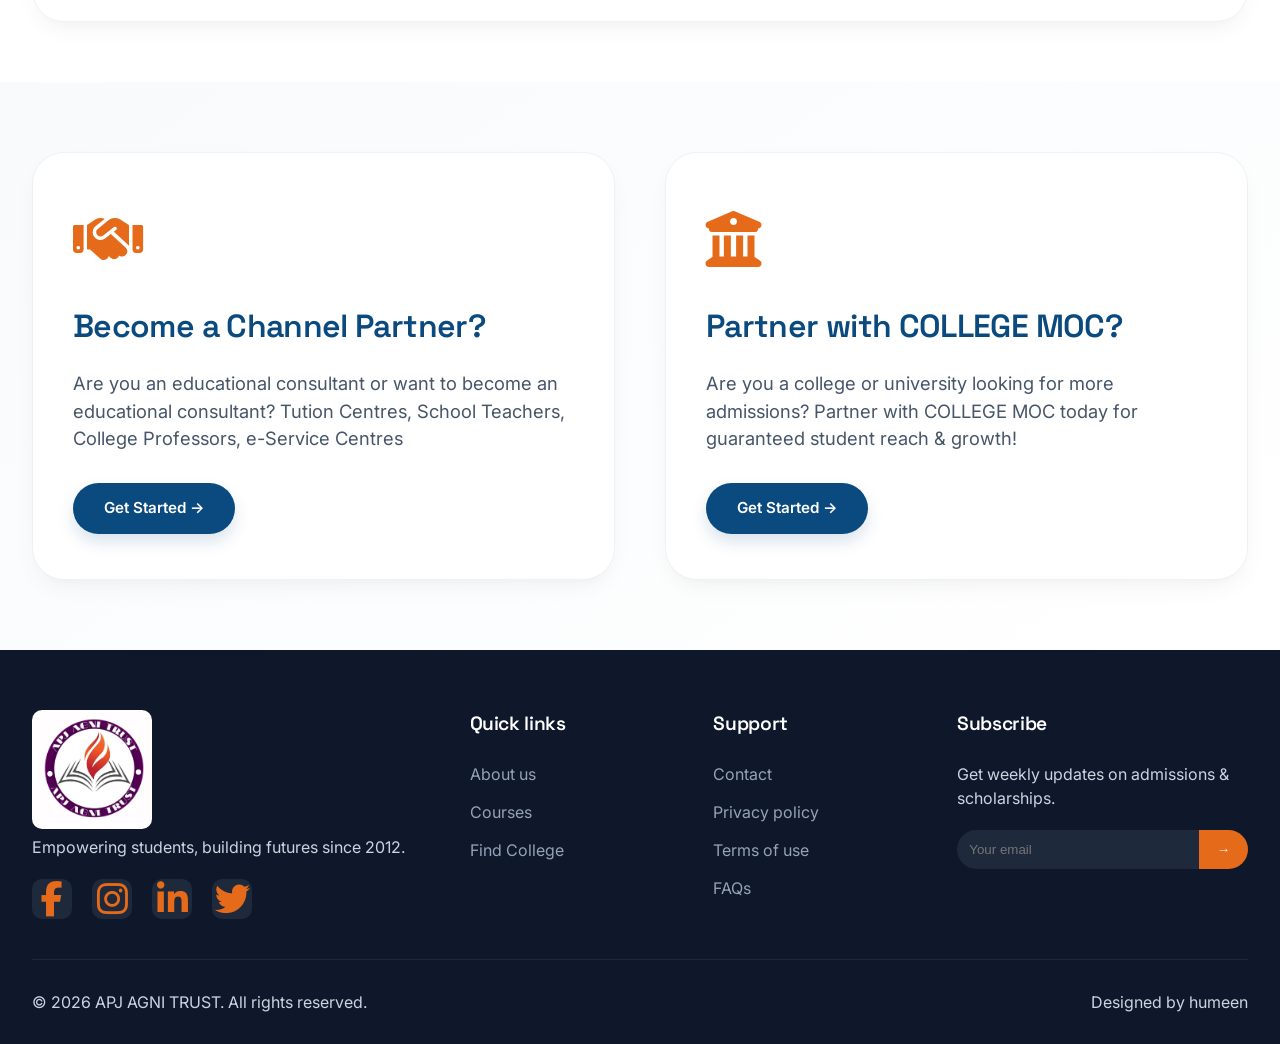
<file: contact.html>
<!DOCTYPE html>
<html lang="en">

<head>
  <meta charset="UTF-8">
  <meta name="viewport" content="width=device-width, initial-scale=1.0">
  <title>APJ AGNI TRUST · Contact Us | Get in Touch</title>
  <!-- Font Awesome 6 (free) -->
  <link rel="stylesheet" href="https://cdnjs.cloudflare.com/ajax/libs/font-awesome/6.0.0-beta3/css/all.min.css">
  <!-- Google Font: Inter + Space Grotesk -->
  <link
    href="https://fonts.googleapis.com/css2?family=Inter:opsz,wght@14..32,400;14..32,500;14..32,600;14..32,700&family=Space+Grotesk:wght@400;500;600;700&display=swap"
    rel="stylesheet">
  <link rel="stylesheet" href="https://cdnjs.cloudflare.com/ajax/libs/font-awesome/6.5.1/css/all.min.css">
  <link rel="stylesheet" href="style.css">
</head>

<body>
  <!-- HEADER (consistent) -->
  <header>
    <div class="container navbar">
      <div class="logo">
        <img src="aat.jpeg" alt="logo" width="60" height="auto">
      </div>

      <div class="nav-links" id="mobileMenu">
        <a href="index.html">Home</a>
        <a href="about.html">About</a>
        <a href="find-college.html">College Listing</a>
        <a href="courses.html">Courses</a>
        <a href="testimonials.html">Testimonials</a>
        <a href="contact.html" class="active" >Contact</a>
        <a href="contact.html" class="nav-cta mobile-cta" style="color: #fff;">Enroll Now</a>
      </div>

      <a href="contact.html" class="nav-cta desktop-cta">Enroll Now</a>

      <button class="menu-toggle" id="menuToggle" aria-label="Toggle menu">
        <span></span>
        <span></span>
        <span></span>
      </button>
    </div>
  </header>

  <main>
    <!-- PAGE HEADER -->
    <section class="page-header">
      <div class="container">
        <h1>Contact Us</h1>
      </div>
    </section>

    <!-- SECTION 1: Contact info (left) + Form (right) -->
    <section class="contact-section">
      <div class="container contact-grid">
        <!-- LEFT COLUMN: Location, Call, Email, Social -->
        <div class="contact-info">
          <div class="info-item">
            <div class="info-icon"><i class="fas fa-map-marker-alt"></i></div>
            <div class="info-content">
              <h4>Location</h4>
              <p>123 Education Hub, Sector 18<br>New Delhi, Delhi 110001, India</p>
            </div>
          </div>
          <div class="info-item">
            <div class="info-icon"><i class="fas fa-phone-alt"></i></div>
            <div class="info-content">
              <h4>Call Now</h4>
              <p><a href="tel:+911234567890">+91 12345 67890</a><br><a href="tel:+911234567891">+91 12345 67891</a></p>
            </div>
          </div>
          <div class="info-item">
            <div class="info-icon"><i class="fas fa-envelope"></i></div>
            <div class="info-content">
              <h4>Email Us</h4>
              <p><a href="mailto:info@apjagnitrust.org">info@apjagnitrust.org</a><br><a
                  href="mailto:admissions@apjagnitrust.org">admissions@apjagnitrust.org</a></p>
            </div>
          </div>
          <div class="info-item">
            <div class="info-icon"><i class="fas fa-share-alt"></i></div>
            <div class="info-content">
              <h4>Social Media</h4>
              <div class="social-links">
                <a href="#"><i class="fab fa-facebook-f"></i></a>
                <a href="#"><i class="fab fa-instagram"></i></a>
                <a href="#"><i class="fab fa-linkedin-in"></i></a>
                <a href="#"><i class="fab fa-twitter"></i></a>
              </div>
            </div>
          </div>
        </div>

        <!-- RIGHT COLUMN: Contact Form with terms -->
        <div class="contact-form">
          <h2 style="margin-bottom: 25px;">Send us a message</h2>
          <form id="contactForm">
            <div class="form-group">
              <label for="name">Full Name *</label>
              <input type="text" id="name" class="form-control" placeholder="Your name" required>
            </div>
            <div class="form-group">
              <label for="email">Email Address *</label>
              <input type="email" id="email" class="form-control" placeholder="your@email.com" required>
            </div>
            <div class="form-group">
              <label for="phone">Phone Number</label>
              <input type="tel" id="phone" class="form-control" placeholder="+91 98765 43210">
            </div>
            <div class="form-group">
              <label for="message">Message *</label>
              <textarea id="message" class="form-control" placeholder="How can we help you?" required></textarea>
            </div>
            <div class="terms">
              <input type="checkbox" id="terms" required>
              <label for="terms">I agree to the <a href="#" style="color: var(--secondary);">Terms & Policies</a> and
                consent to being contacted.</label>
            </div>
            <button type="submit" class="submit-btn">Send Message <i class="fas fa-paper-plane"
                style="margin-left: 8px;"></i></button>
          </form>
          <p style="margin-top: 20px; font-size:0.9rem; color:var(--gray-600);">* Required fields</p>
        </div>
      </div>
    </section>

    <!-- SECTION 2: Map (embedded Google Map) -->
    <section class="map-section">
      <div class="container">
        <div class="map-container">
          <!-- Google Maps embed (placeholder for New Delhi) -->
          <iframe
            src="https://www.google.com/maps/embed?pb=!1m18!1m12!1m3!1d3502.901456782135!2d77.227375075938!3d28.612951782566!2m3!1f0!2f0!3f0!3m2!1i1024!2i768!4f13.1!3m3!1m2!1s0x390ce2daa9eb4d0b%3A0x717971119923a5f!2sIndia%20Gate!5e0!3m2!1sen!2sin!4v1687356789012!5m2!1sen!2sin"
            allowfullscreen="" loading="lazy" referrerpolicy="no-referrer-when-downgrade"></iframe>
        </div>
      </div>
    </section>

    <!-- SECTION 3: Partner CTA (same as home/listing) -->
    <section class="partner-cta-section">
      <div class="container partner-flex">
        <div class="partner-card">
          <div class="partner-img"><i class="fas fa-handshake"></i></div>
          <h3>Become a Channel Partner?</h3>
          <p>Are you an educational consultant or want to become an educational consultant? Tution Centres, School
            Teachers, College Professors, e-Service Centres</p>
          <a href="#" class="btn">Get Started →</a>
        </div>
        <div class="partner-card">
          <div class="partner-img"><i class="fas fa-building-columns"></i></div>
          <h3>Partner with COLLEGE MOC?</h3>
          <p>Are you a college or university looking for more admissions? Partner with COLLEGE MOC today for guaranteed
            student reach & growth!</p>
          <a href="#" class="btn">Get Started →</a>
        </div>
      </div>
    </section>
  </main>

  <!-- FOOTER (consistent) -->
  <footer>
    <div class="container">
      <div class="footer-grid">
        <div class="footer-col footer-logo">
          <img src="aat.jpeg" alt="logo" width="120px" height="auto" style="border-radius: 10px;">
          <p>Empowering students, building futures since 2012.</p>
          <div class="social-icons">
            <a href="#"><i class="fab fa-facebook-f"></i></a>
            <a href="#"><i class="fab fa-instagram"></i></a>
            <a href="#"><i class="fab fa-linkedin-in"></i></a>
            <a href="#"><i class="fab fa-twitter"></i></a>
          </div>
        </div>
        <div class="footer-col">
          <h4>Quick links</h4>
          <ul>
            <li><a href="about.html">About us</a></li>
            <li><a href="courses.html">Courses</a></li>
            <li><a href="find-college.html">Find College</a></li>
          </ul>
        </div>
        <div class="footer-col">
          <h4>Support</h4>
          <ul>
            <li><a href="contact.html">Contact</a></li>
            <li><a href="#">Privacy policy</a></li>
            <li><a href="#">Terms of use</a></li>
            <li><a href="#">FAQs</a></li>
          </ul>
        </div>
        <div class="footer-col">
          <h4>Subscribe</h4>
          <p>Get weekly updates on admissions & scholarships.</p>
          <form style="display: flex; margin-top: 20px;">
            <input type="email" placeholder="Your email"
              style="padding: 12px; border-radius: 40px 0 0 40px; border: none; flex:1; background: #1e293b; color: white;">
            <button
              style="background: var(--secondary); border: none; border-radius: 0 40px 40px 0; padding: 0 18px; color: white; font-weight: bold;">→</button>
          </form>
        </div>
      </div>
      <div class="footer-bottom">
        <span>© 2026 APJ AGNI TRUST. All rights reserved.</span>
        <span>Designed by humeen</span>
      </div>
    </div>
  </footer>

  <!-- Simple form handling (prevent default + alert) -->
  <script>
    (function () {
      const form = document.getElementById('contactForm');
      if (form) {
        form.addEventListener('submit', function (e) {
          e.preventDefault();
          // Simple validation check (browser handles required)
          alert('Thank you for reaching out! We will get back to you soon.');
          form.reset();
        });
      }
    })();
    const menuToggle = document.getElementById("menuToggle");
    const mobileMenu = document.getElementById("mobileMenu");
    const menuLinks = mobileMenu.querySelectorAll("a");

    menuToggle.addEventListener("click", () => {
      menuToggle.classList.toggle("active");
      mobileMenu.classList.toggle("active");
      document.body.classList.toggle("menu-open");
    });

    menuLinks.forEach(link => {
      link.addEventListener("click", () => {
        menuToggle.classList.remove("active");
        mobileMenu.classList.remove("active");
        document.body.classList.remove("menu-open");
      });
    });
  </script>
</body>

</html>
</file>
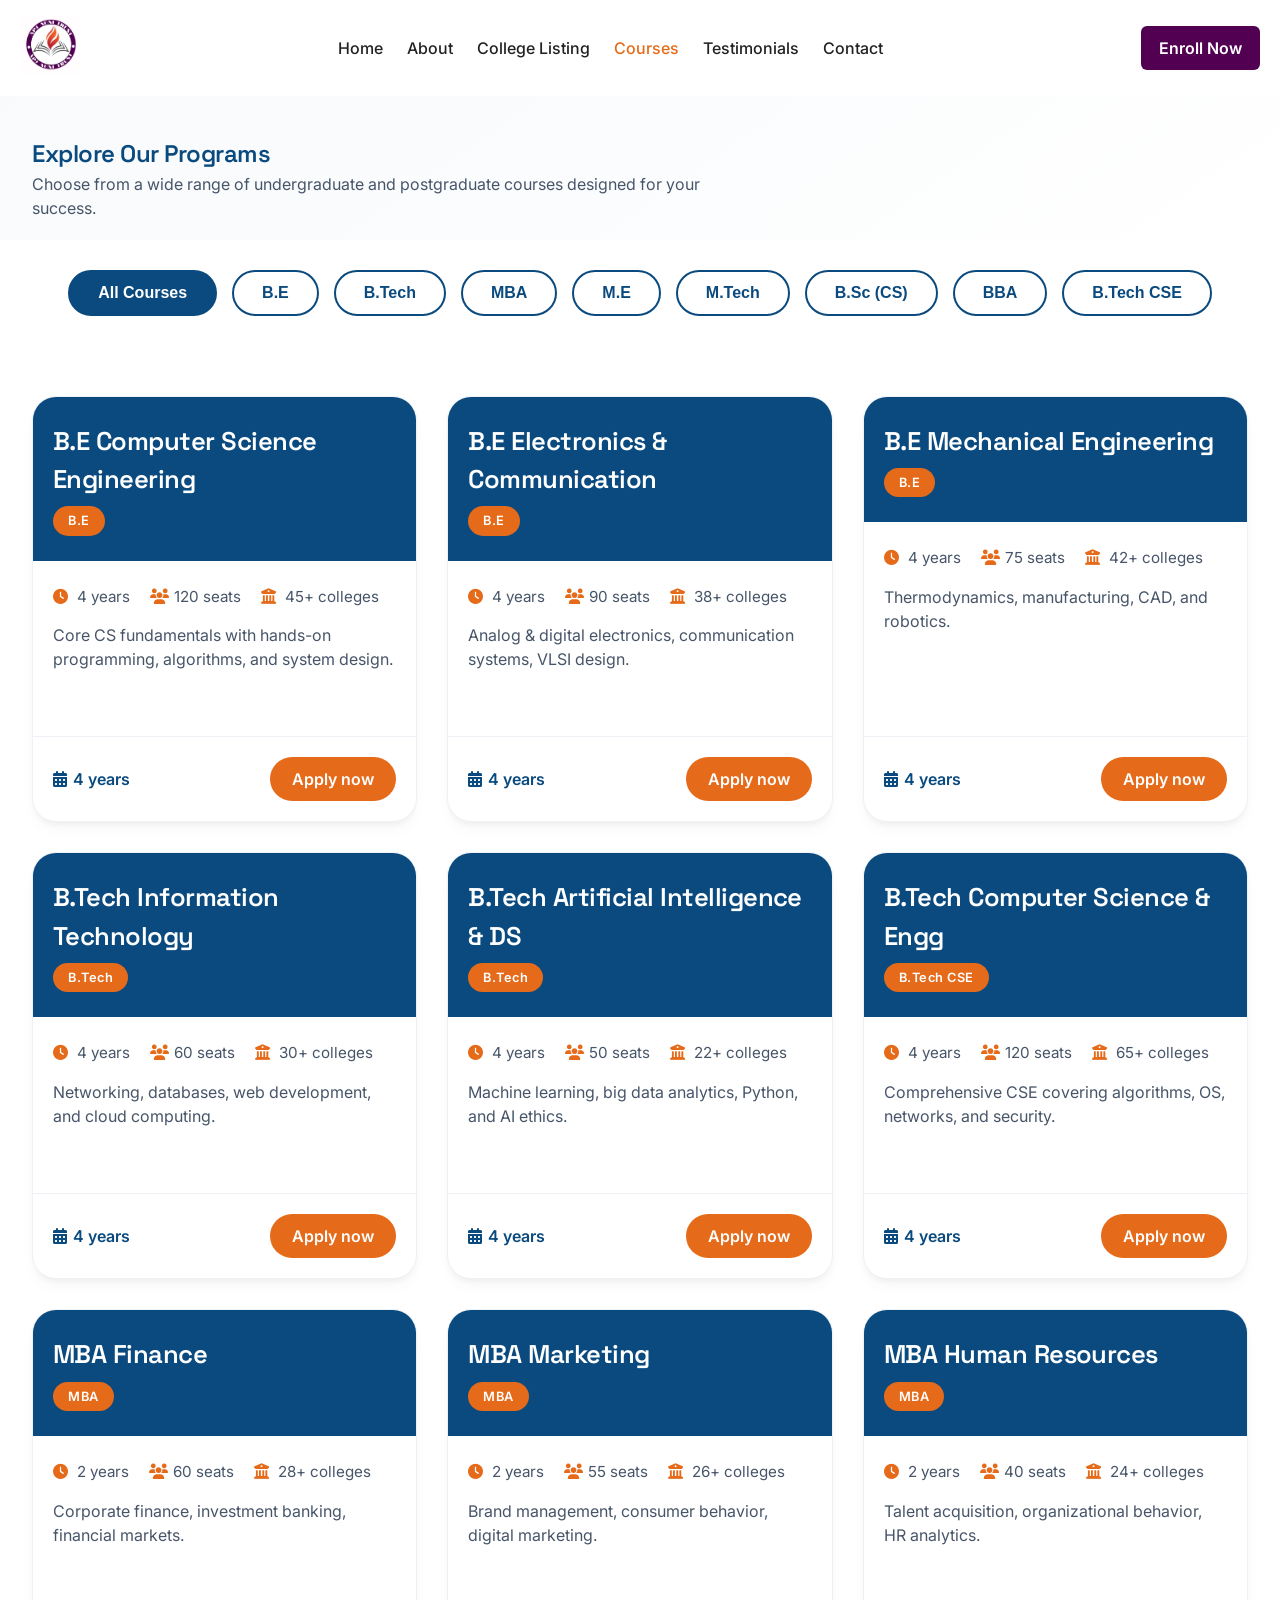
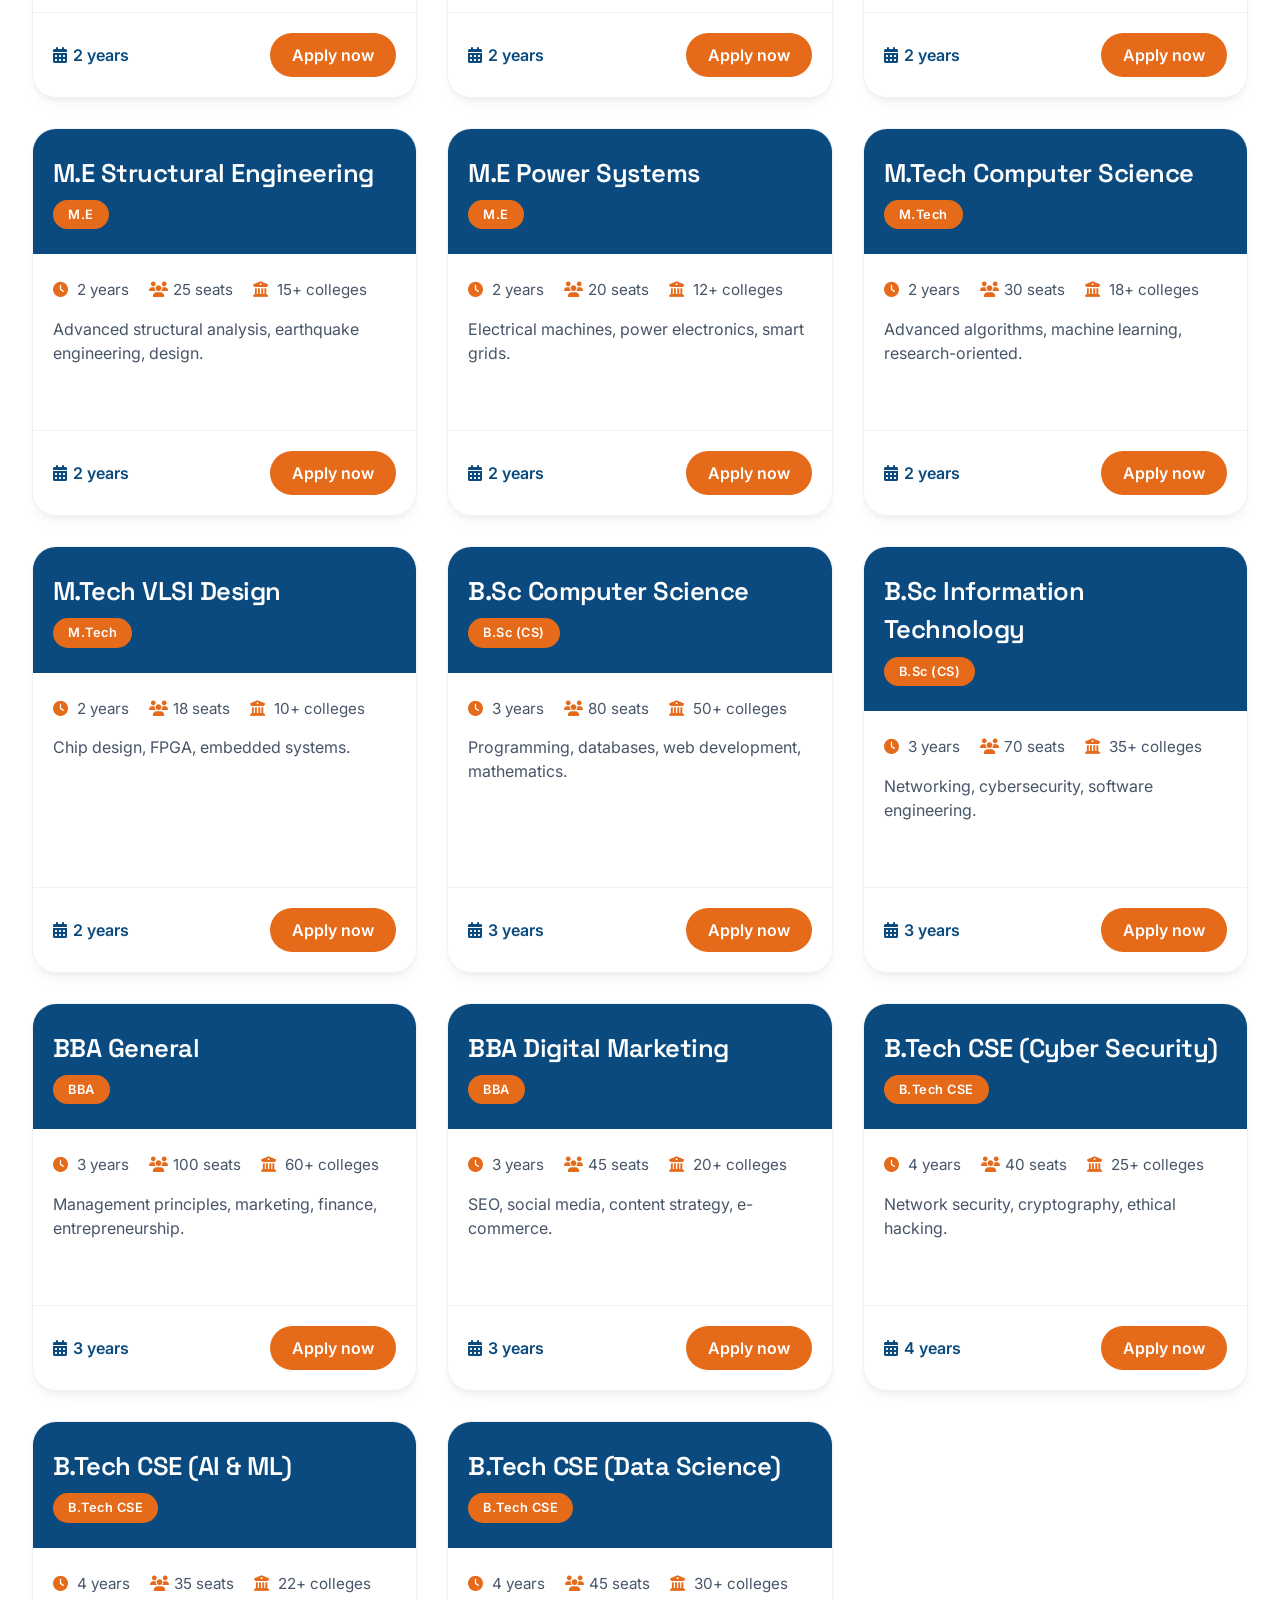
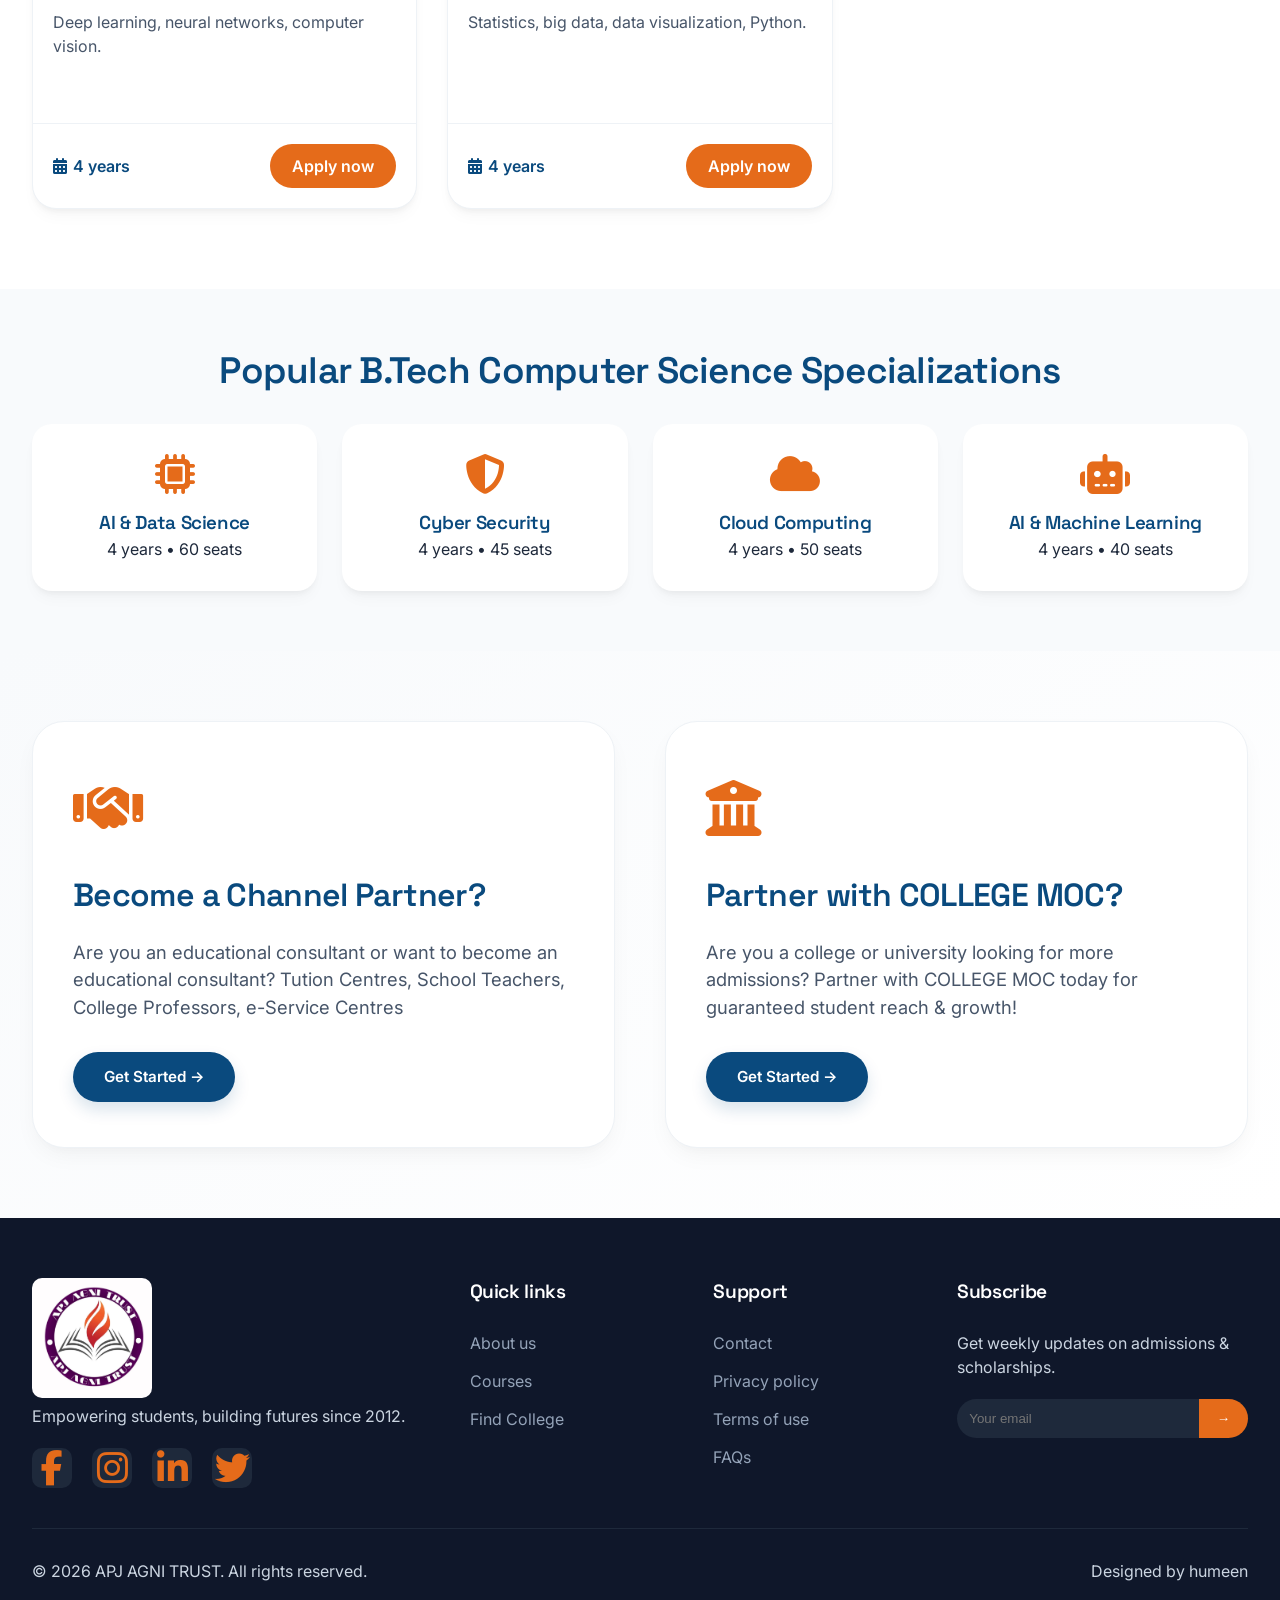
<file: courses.html>
<!DOCTYPE html>
<html lang="en">

<head>
  <meta charset="UTF-8">
  <meta name="viewport" content="width=device-width, initial-scale=1.0">
  <title>APJ AGNI TRUST · Courses | Explore Programs</title>
  <!-- Font Awesome 6 (free) -->
  <link rel="stylesheet" href="https://cdnjs.cloudflare.com/ajax/libs/font-awesome/6.0.0-beta3/css/all.min.css">
  <!-- Google Font: Inter + Space Grotesk -->
  <link
    href="https://fonts.googleapis.com/css2?family=Inter:opsz,wght@14..32,400;14..32,500;14..32,600;14..32,700&family=Space+Grotesk:wght@400;500;600;700&display=swap"
    rel="stylesheet">
    <link rel="stylesheet" href="https://cdnjs.cloudflare.com/ajax/libs/font-awesome/6.5.1/css/all.min.css">
  <link rel="stylesheet" href="style.css">
</head>

<body>
  <!-- HEADER -->
  <header>
    <div class="container navbar">
      <div class="logo">
        <img src="aat.jpeg" alt="logo" width="60" height="auto">
      </div>

      <div class="nav-links" id="mobileMenu">
        <a href="index.html">Home</a>
        <a href="about.html">About</a>
        <a href="find-college.html">College Listing</a>
        <a href="courses.html" class="active">Courses</a>
        <a href="testimonials.html">Testimonials</a>
        <a href="contact.html">Contact</a>
        <a href="contact.html" class="nav-cta mobile-cta" style="color: #fff;">Enroll Now</a>
      </div>

      <a href="contact.html" class="nav-cta desktop-cta">Enroll Now</a>

      <button class="menu-toggle" id="menuToggle" aria-label="Toggle menu">
        <span></span>
        <span></span>
        <span></span>
      </button>
    </div>
  </header>

  <main>
    <!-- PAGE HEADER -->
    <section class="page-header">
      <div class="container">
        <h1>Explore Our Programs</h1>
        <p style="color: var(--gray-600); max-width: 700px;">Choose from a wide range of undergraduate and postgraduate
          courses designed for your success.</p>
      </div>
    </section>

    <!-- QUICK FILTER TABS (by degree) -->
    <section class="course-tabs">
      <div class="container">
        <div class="tab-container" id="courseTabs">
          <button class="tab-btn active" data-filter="all">All Courses</button>
          <button class="tab-btn" data-filter="B.E">B.E</button>
          <button class="tab-btn" data-filter="B.Tech">B.Tech</button>
          <button class="tab-btn" data-filter="MBA">MBA</button>
          <button class="tab-btn" data-filter="M.E">M.E</button>
          <button class="tab-btn" data-filter="M.Tech">M.Tech</button>
          <button class="tab-btn" data-filter="B.Sc (CS)">B.Sc (CS)</button>
          <button class="tab-btn" data-filter="BBA">BBA</button>
          <button class="tab-btn" data-filter="B.Tech CSE">B.Tech CSE</button>
        </div>
      </div>
    </section>

    <!-- COURSE GRID (dynamic) -->
    <section class="courses-section">
      <div class="container">
        <div class="course-grid" id="courseGrid"></div>
        <div id="noResults" style="text-align:center; padding:60px; display:none;">No courses match the selected filter.
        </div>
      </div>
    </section>

    <!-- FEATURED PROGRAMS (B.Tech CSE specializations) -->
    <section class="featured-programs">
      <div class="container">
        <h2 class="section-title" style="text-align:center;">Popular B.Tech Computer Science Specializations</h2>
        <div class="featured-grid">
          <div class="featured-item">
            <i class="fas fa-microchip"></i>
            <h3>AI & Data Science</h3>
            <p>4 years • 60 seats</p>
          </div>
          <div class="featured-item">
            <i class="fas fa-shield-alt"></i>
            <h3>Cyber Security</h3>
            <p>4 years • 45 seats</p>
          </div>
          <div class="featured-item">
            <i class="fas fa-cloud"></i>
            <h3>Cloud Computing</h3>
            <p>4 years • 50 seats</p>
          </div>
          <div class="featured-item">
            <i class="fas fa-robot"></i>
            <h3>AI & Machine Learning</h3>
            <p>4 years • 40 seats</p>
          </div>
        </div>
      </div>
    </section>

    <!-- PARTNER CTA (same as home) -->
    <section class="partner-cta-section">
      <div class="container partner-flex">
        <div class="partner-card">
          <div class="partner-img"><i class="fas fa-handshake"></i></div>
          <h3>Become a Channel Partner?</h3>
          <p>Are you an educational consultant or want to become an educational consultant? Tution Centres, School
            Teachers, College Professors, e-Service Centres</p>
          <a href="#" class="btn">Get Started →</a>
        </div>
        <div class="partner-card">
          <div class="partner-img"><i class="fa-solid fa-building-columns"></i></div>
          <h3>Partner with COLLEGE MOC?</h3>
          <p>Are you a college or university looking for more admissions? Partner with COLLEGE MOC today for guaranteed
            student reach & growth!</p>
          <a href="#" class="btn">Get Started →</a>
        </div>
      </div>
    </section>
  </main>

  <!-- FOOTER -->
  <footer>
    <div class="container">
      <div class="footer-grid">
        <div class="footer-col footer-logo">
          <img src="aat.jpeg" alt="logo" width="120px" height="auto" style="border-radius: 10px;">
          <p>Empowering students, building futures since 2012.</p>
          <div class="social-icons">
            <a href="#"><i class="fab fa-facebook-f"></i></a>
            <a href="#"><i class="fab fa-instagram"></i></a>
            <a href="#"><i class="fab fa-linkedin-in"></i></a>
            <a href="#"><i class="fab fa-twitter"></i></a>
          </div>
        </div>
        <div class="footer-col">
          <h4>Quick links</h4>
          <ul>
            <li><a href="about.html">About us</a></li>
            <li><a href="courses.html">Courses</a></li>
            <li><a href="find-college.html">Find College</a></li>
          </ul>
        </div>
        <div class="footer-col">
          <h4>Support</h4>
          <ul>
            <li><a href="contact.html">Contact</a></li>
            <li><a href="#">Privacy policy</a></li>
            <li><a href="#">Terms of use</a></li>
            <li><a href="#">FAQs</a></li>
          </ul>
        </div>
        <div class="footer-col">
          <h4>Subscribe</h4>
          <p>Get weekly updates on admissions & scholarships.</p>
          <form style="display: flex; margin-top: 20px;">
            <input type="email" placeholder="Your email"
              style="padding: 12px; border-radius: 40px 0 0 40px; border: none; flex:1; background: #1e293b; color: white;">
            <button
              style="background: var(--secondary); border: none; border-radius: 0 40px 40px 0; padding: 0 18px; color: white; font-weight: bold;">→</button>
          </form>
        </div>
      </div>
      <div class="footer-bottom">
        <span>© 2026 APJ AGNI TRUST. All rights reserved.</span>
        <span>Designed by humeen</span>
      </div>
    </div>
  </footer>

  <!-- JAVASCRIPT: Dynamic Course Data & Filtering -->
  <script>
    (function () {
      "use strict";

      // ---------- COURSE DATA (easily updatable) ----------
      const courses = [
        // B.E programs
        { id: 1, name: "B.E Computer Science Engineering", degree: "B.E", duration: "4 years", seats: 120, description: "Core CS fundamentals with hands-on programming, algorithms, and system design.", icon: "fa-computer", colleges: 45 },
        { id: 2, name: "B.E Electronics & Communication", degree: "B.E", duration: "4 years", seats: 90, description: "Analog & digital electronics, communication systems, VLSI design.", icon: "fa-microchip", colleges: 38 },
        { id: 3, name: "B.E Mechanical Engineering", degree: "B.E", duration: "4 years", seats: 75, description: "Thermodynamics, manufacturing, CAD, and robotics.", icon: "fa-gear", colleges: 42 },
        // B.Tech programs
        { id: 4, name: "B.Tech Information Technology", degree: "B.Tech", duration: "4 years", seats: 60, description: "Networking, databases, web development, and cloud computing.", icon: "fa-wifi", colleges: 30 },
        { id: 5, name: "B.Tech Artificial Intelligence & DS", degree: "B.Tech", duration: "4 years", seats: 50, description: "Machine learning, big data analytics, Python, and AI ethics.", icon: "fa-robot", colleges: 22 },
        { id: 6, name: "B.Tech Computer Science & Engg", degree: "B.Tech CSE", duration: "4 years", seats: 120, description: "Comprehensive CSE covering algorithms, OS, networks, and security.", icon: "fa-laptop-code", colleges: 65 },
        // MBA
        { id: 7, name: "MBA Finance", degree: "MBA", duration: "2 years", seats: 60, description: "Corporate finance, investment banking, financial markets.", icon: "fa-chart-line", colleges: 28 },
        { id: 8, name: "MBA Marketing", degree: "MBA", duration: "2 years", seats: 55, description: "Brand management, consumer behavior, digital marketing.", icon: "fa-bullhorn", colleges: 26 },
        { id: 9, name: "MBA Human Resources", degree: "MBA", duration: "2 years", seats: 40, description: "Talent acquisition, organizational behavior, HR analytics.", icon: "fa-users", colleges: 24 },
        // M.E
        { id: 10, name: "M.E Structural Engineering", degree: "M.E", duration: "2 years", seats: 25, description: "Advanced structural analysis, earthquake engineering, design.", icon: "fa-building", colleges: 15 },
        { id: 11, name: "M.E Power Systems", degree: "M.E", duration: "2 years", seats: 20, description: "Electrical machines, power electronics, smart grids.", icon: "fa-bolt", colleges: 12 },
        // M.Tech
        { id: 12, name: "M.Tech Computer Science", degree: "M.Tech", duration: "2 years", seats: 30, description: "Advanced algorithms, machine learning, research-oriented.", icon: "fa-code", colleges: 18 },
        { id: 13, name: "M.Tech VLSI Design", degree: "M.Tech", duration: "2 years", seats: 18, description: "Chip design, FPGA, embedded systems.", icon: "fa-microchip", colleges: 10 },
        // B.Sc (CS)
        { id: 14, name: "B.Sc Computer Science", degree: "B.Sc (CS)", duration: "3 years", seats: 80, description: "Programming, databases, web development, mathematics.", icon: "fa-database", colleges: 50 },
        { id: 15, name: "B.Sc Information Technology", degree: "B.Sc (CS)", duration: "3 years", seats: 70, description: "Networking, cybersecurity, software engineering.", icon: "fa-network-wired", colleges: 35 },
        // BBA
        { id: 16, name: "BBA General", degree: "BBA", duration: "3 years", seats: 100, description: "Management principles, marketing, finance, entrepreneurship.", icon: "fa-chart-pie", colleges: 60 },
        { id: 17, name: "BBA Digital Marketing", degree: "BBA", duration: "3 years", seats: 45, description: "SEO, social media, content strategy, e-commerce.", icon: "fa-megaphone", colleges: 20 },
        // Additional B.Tech CSE specializations
        { id: 18, name: "B.Tech CSE (Cyber Security)", degree: "B.Tech CSE", duration: "4 years", seats: 40, description: "Network security, cryptography, ethical hacking.", icon: "fa-shield", colleges: 25 },
        { id: 19, name: "B.Tech CSE (AI & ML)", degree: "B.Tech CSE", duration: "4 years", seats: 35, description: "Deep learning, neural networks, computer vision.", icon: "fa-brain", colleges: 22 },
        { id: 20, name: "B.Tech CSE (Data Science)", degree: "B.Tech CSE", duration: "4 years", seats: 45, description: "Statistics, big data, data visualization, Python.", icon: "fa-chart-bar", colleges: 30 }
      ];

      // ---------- RENDER COURSE CARDS ----------
      const grid = document.getElementById('courseGrid');
      const noResults = document.getElementById('noResults');

      function renderCourses(filterDegree = 'all') {
        let filtered = courses;
        if (filterDegree !== 'all') {
          filtered = courses.filter(c => c.degree === filterDegree);
        }

        if (filtered.length === 0) {
          grid.style.display = 'none';
          noResults.style.display = 'block';
        } else {
          grid.style.display = 'grid';
          noResults.style.display = 'none';

          let html = '';
          filtered.forEach(c => {
            html += `
              <div class="course-card">
                <div class="card-header">
                  <h3>${c.name}</h3>
                  <span class="degree-type">${c.degree}</span>
                </div>
                <div class="card-body">
                  <div class="card-meta">
                    <span><i class="fas fa-clock"></i> ${c.duration}</span>
                    <span><i class="fas fa-users"></i> ${c.seats} seats</span>
                    <span><i class="fas fa-university"></i> ${c.colleges}+ colleges</span>
                  </div>
                  <p class="card-desc">${c.description}</p>
                </div>
                <div class="card-footer">
                  <span class="duration"><i class="fas fa-calendar-alt"></i> ${c.duration}</span>
                  <a href="#" class="enroll-link">Apply now</a>
                </div>
              </div>
            `;
          });
          grid.innerHTML = html;
        }
      }

      // ---------- TAB FILTERING ----------
      const tabs = document.querySelectorAll('.tab-btn');
      tabs.forEach(tab => {
        tab.addEventListener('click', function () {
          const filter = this.dataset.filter;
          // update active tab
          tabs.forEach(t => t.classList.remove('active'));
          this.classList.add('active');
          // render filtered courses
          renderCourses(filter);
        });
      });

      // initial render (all courses)
      renderCourses('all');
    })();
  </script>
  <!-- ensure consistency with icons and colors -->
  <style>
    .card-header {
      background: var(--primary);
    }

    .degree-type {
      background: var(--secondary);
    }

    .enroll-link {
      background: var(--secondary);
    }

    .enroll-link:hover {
      background: var(--primary);
    }
  </style>

  <script>
    const menuToggle = document.getElementById("menuToggle");
    const mobileMenu = document.getElementById("mobileMenu");
    const menuLinks = mobileMenu.querySelectorAll("a");

    menuToggle.addEventListener("click", () => {
      menuToggle.classList.toggle("active");
      mobileMenu.classList.toggle("active");
      document.body.classList.toggle("menu-open");
    });

    menuLinks.forEach(link => {
      link.addEventListener("click", () => {
        menuToggle.classList.remove("active");
        mobileMenu.classList.remove("active");
        document.body.classList.remove("menu-open");
      });
    });
  </script>
</body>

</html>
</file>
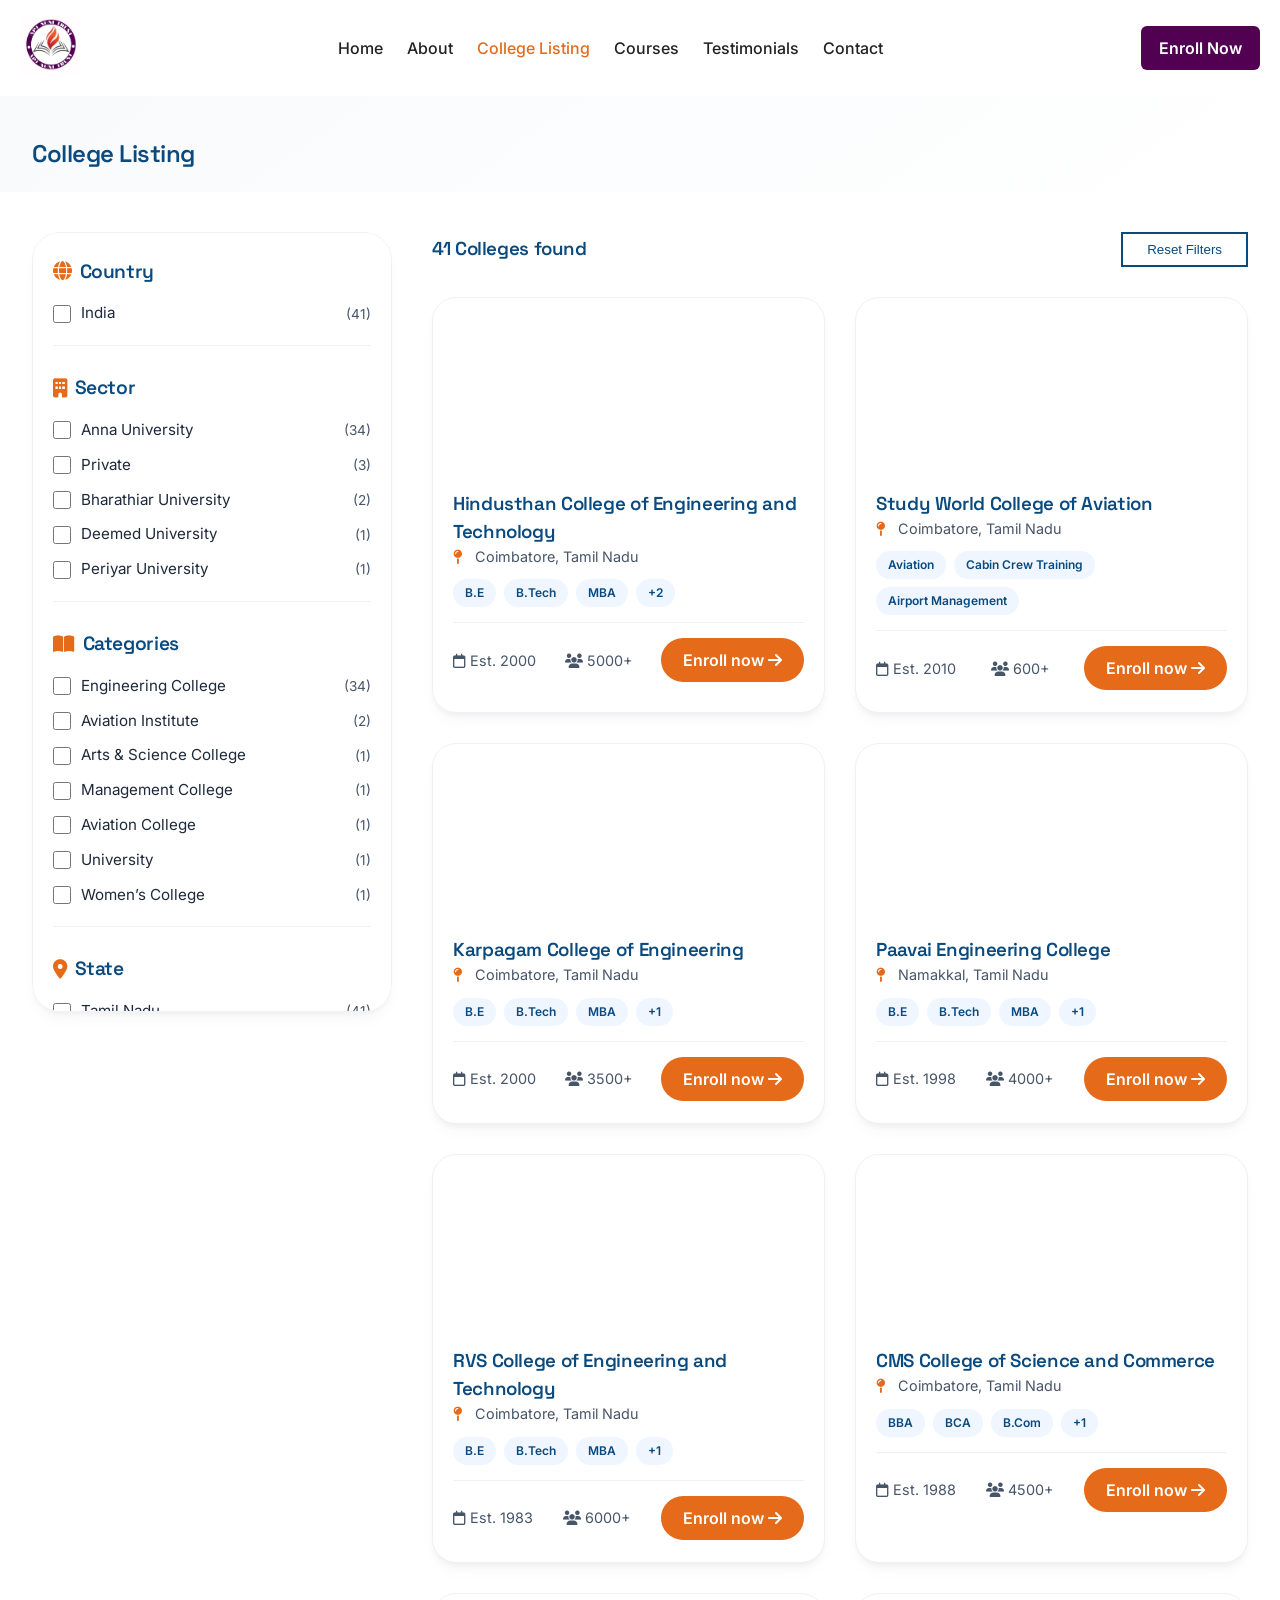
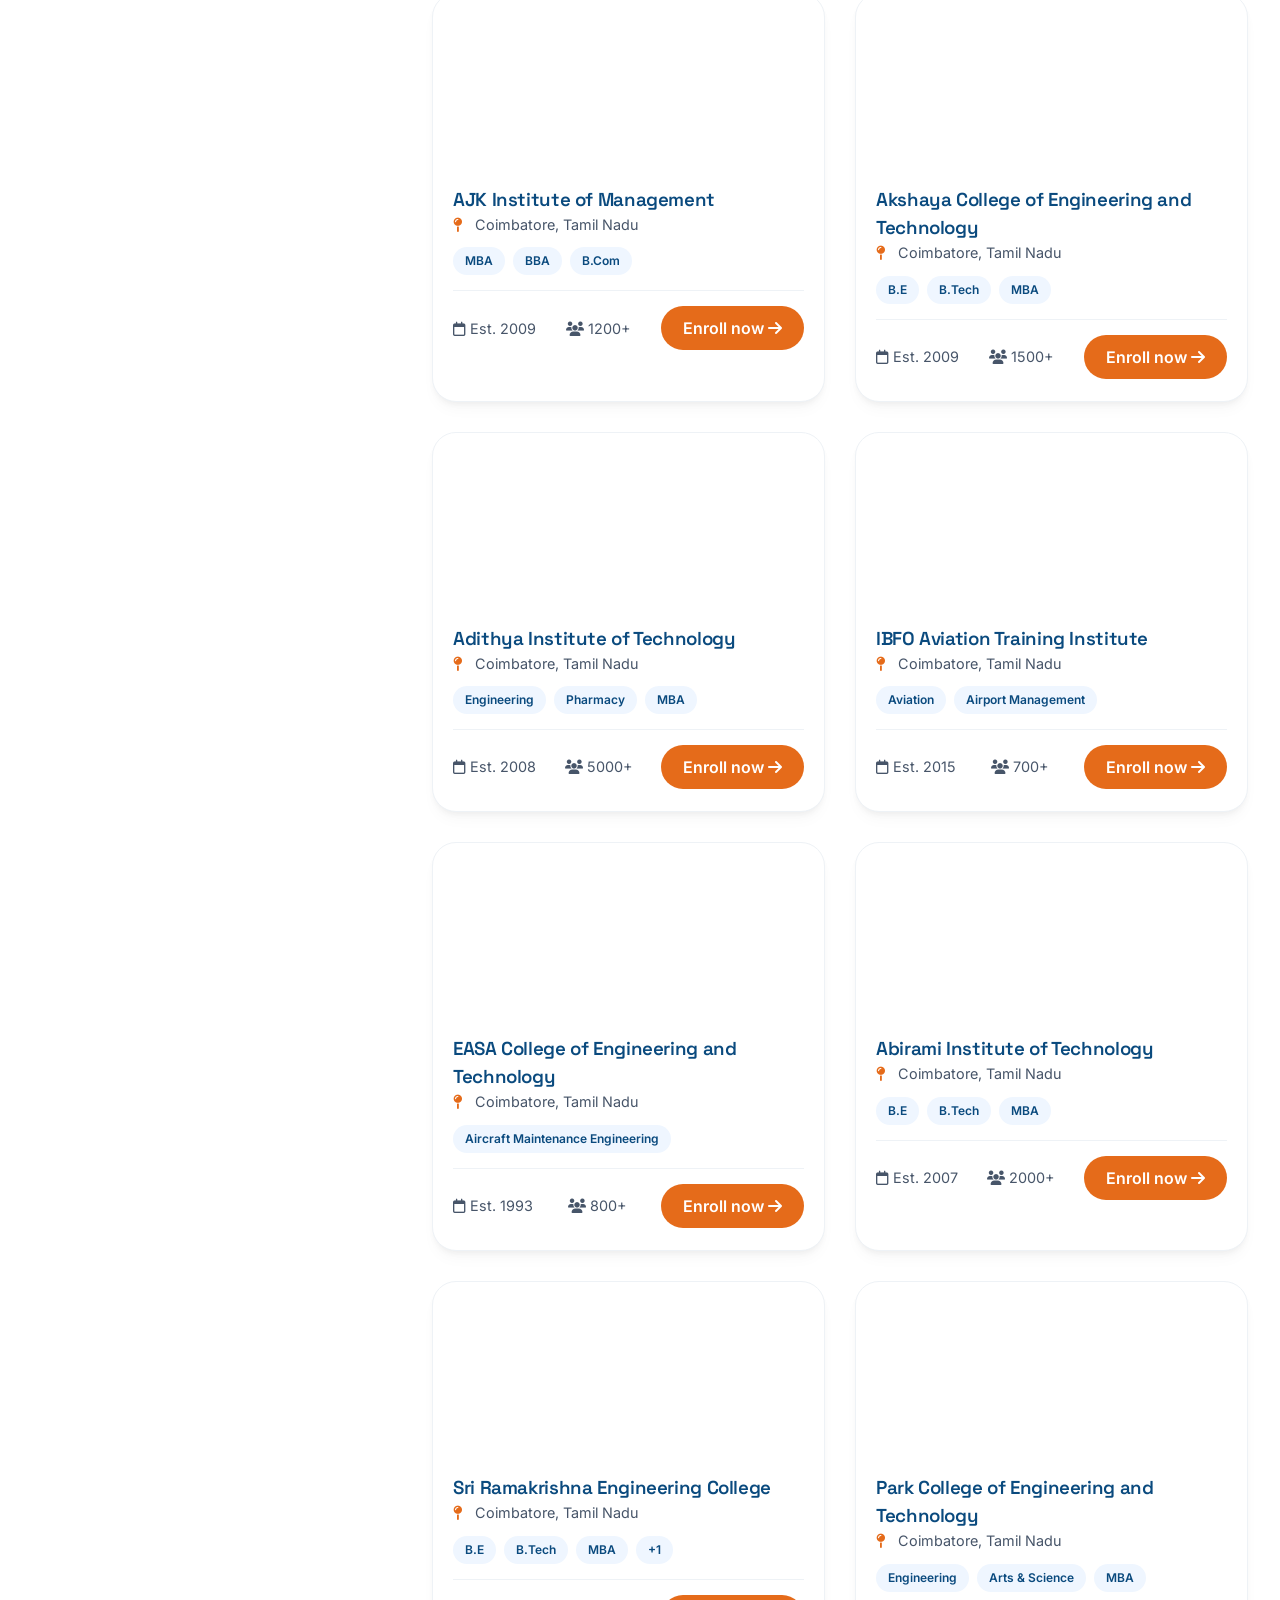
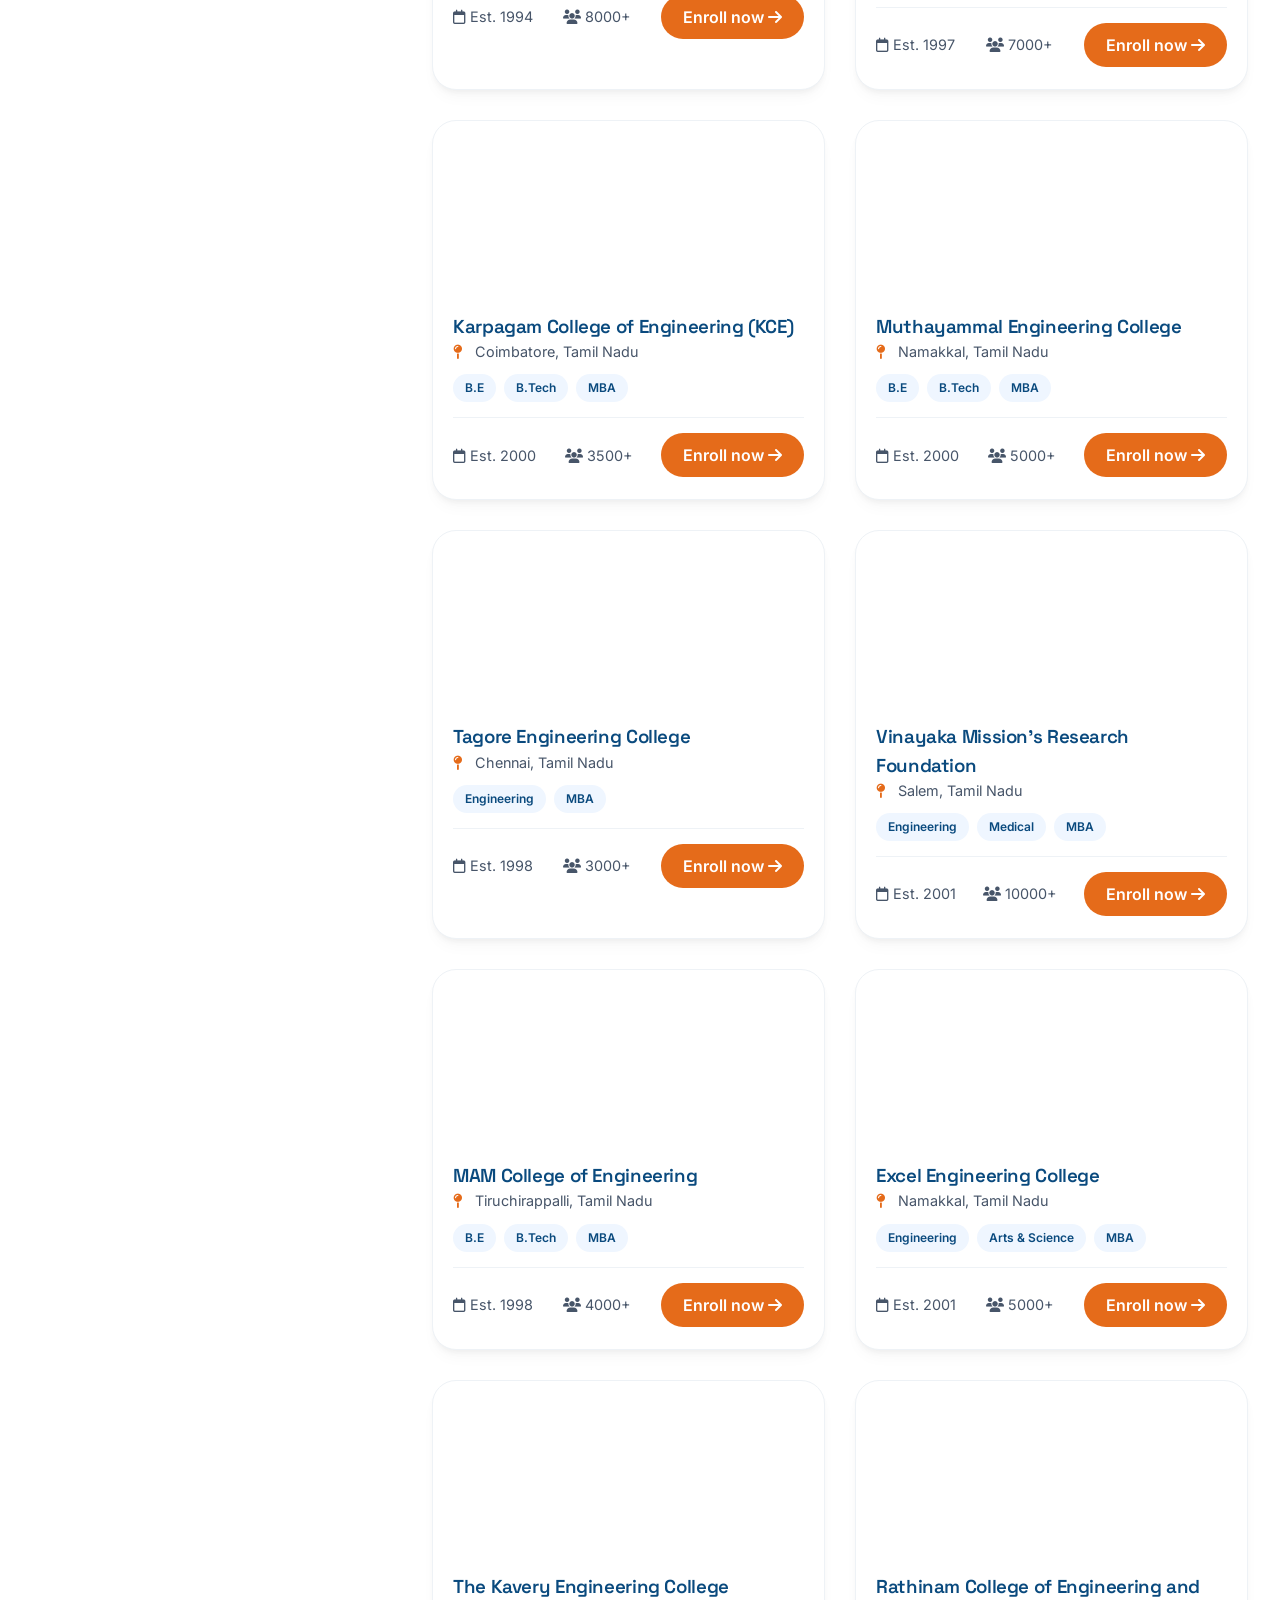
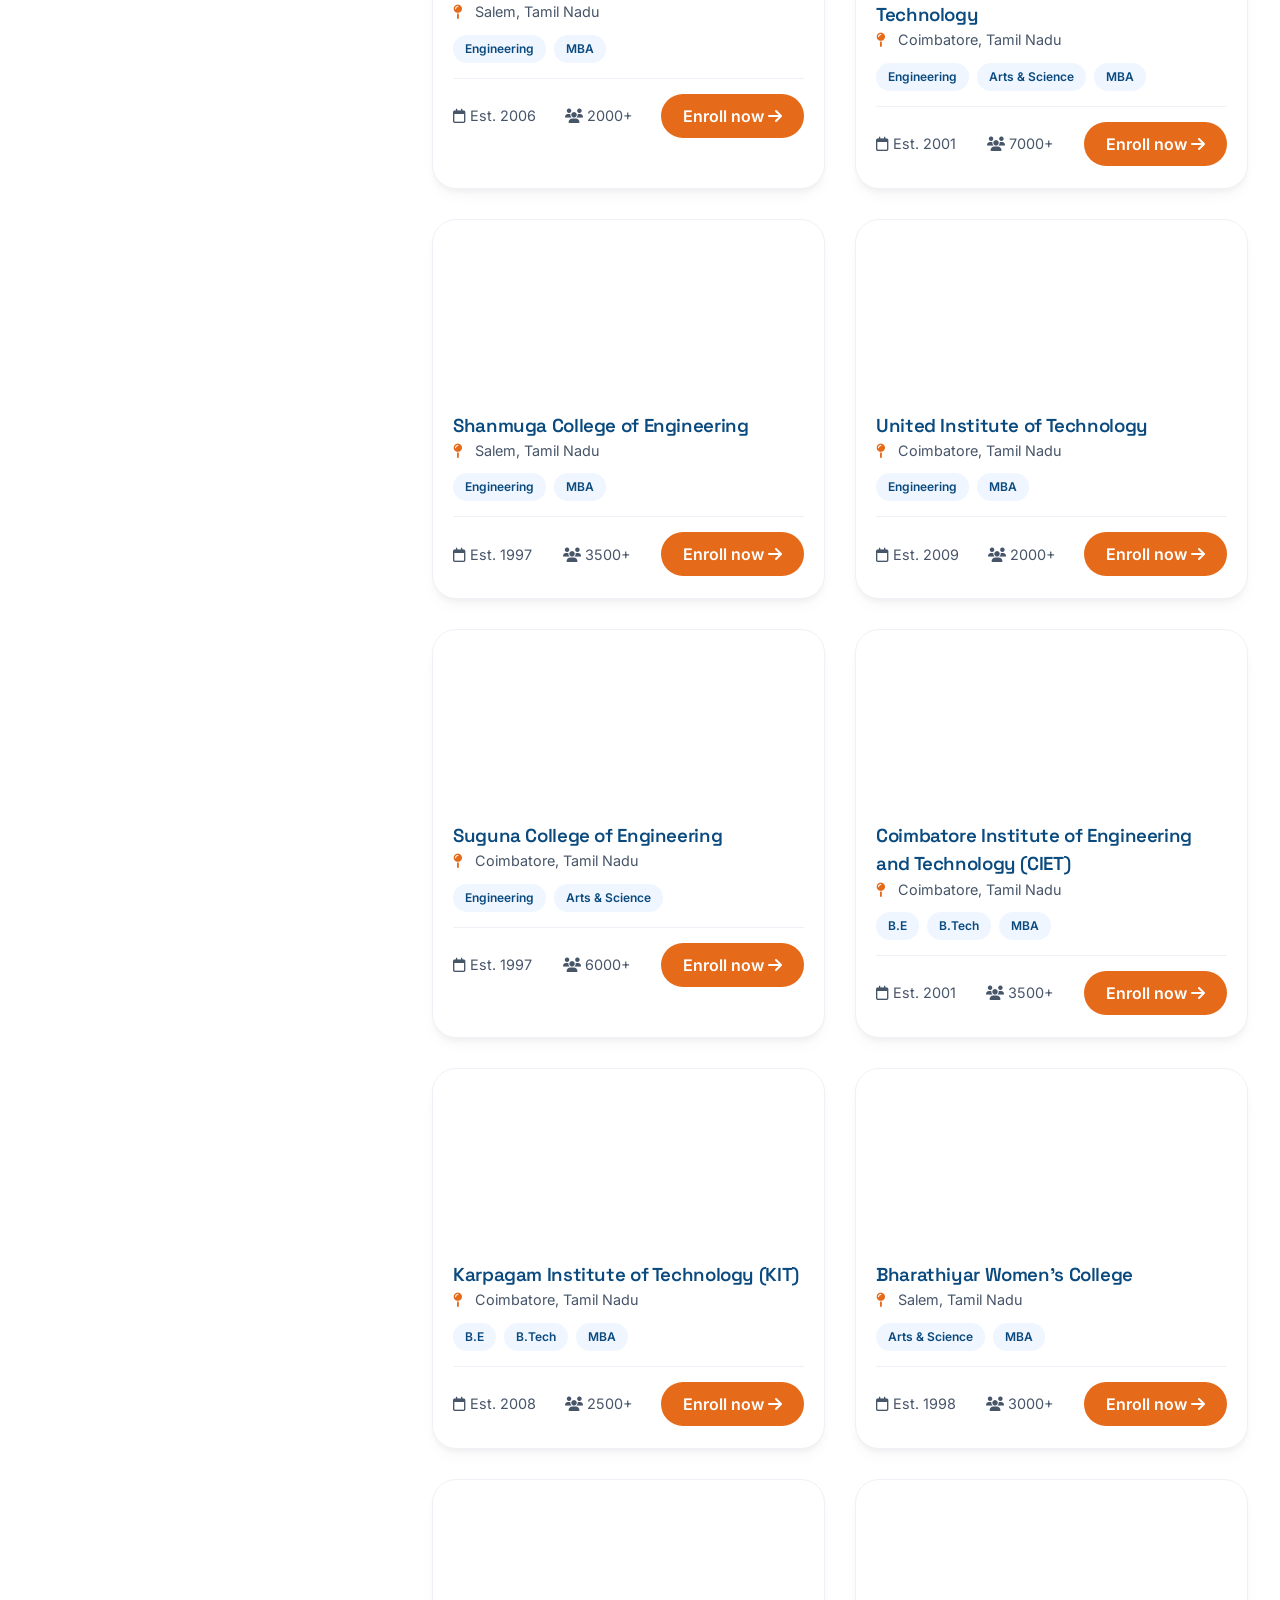
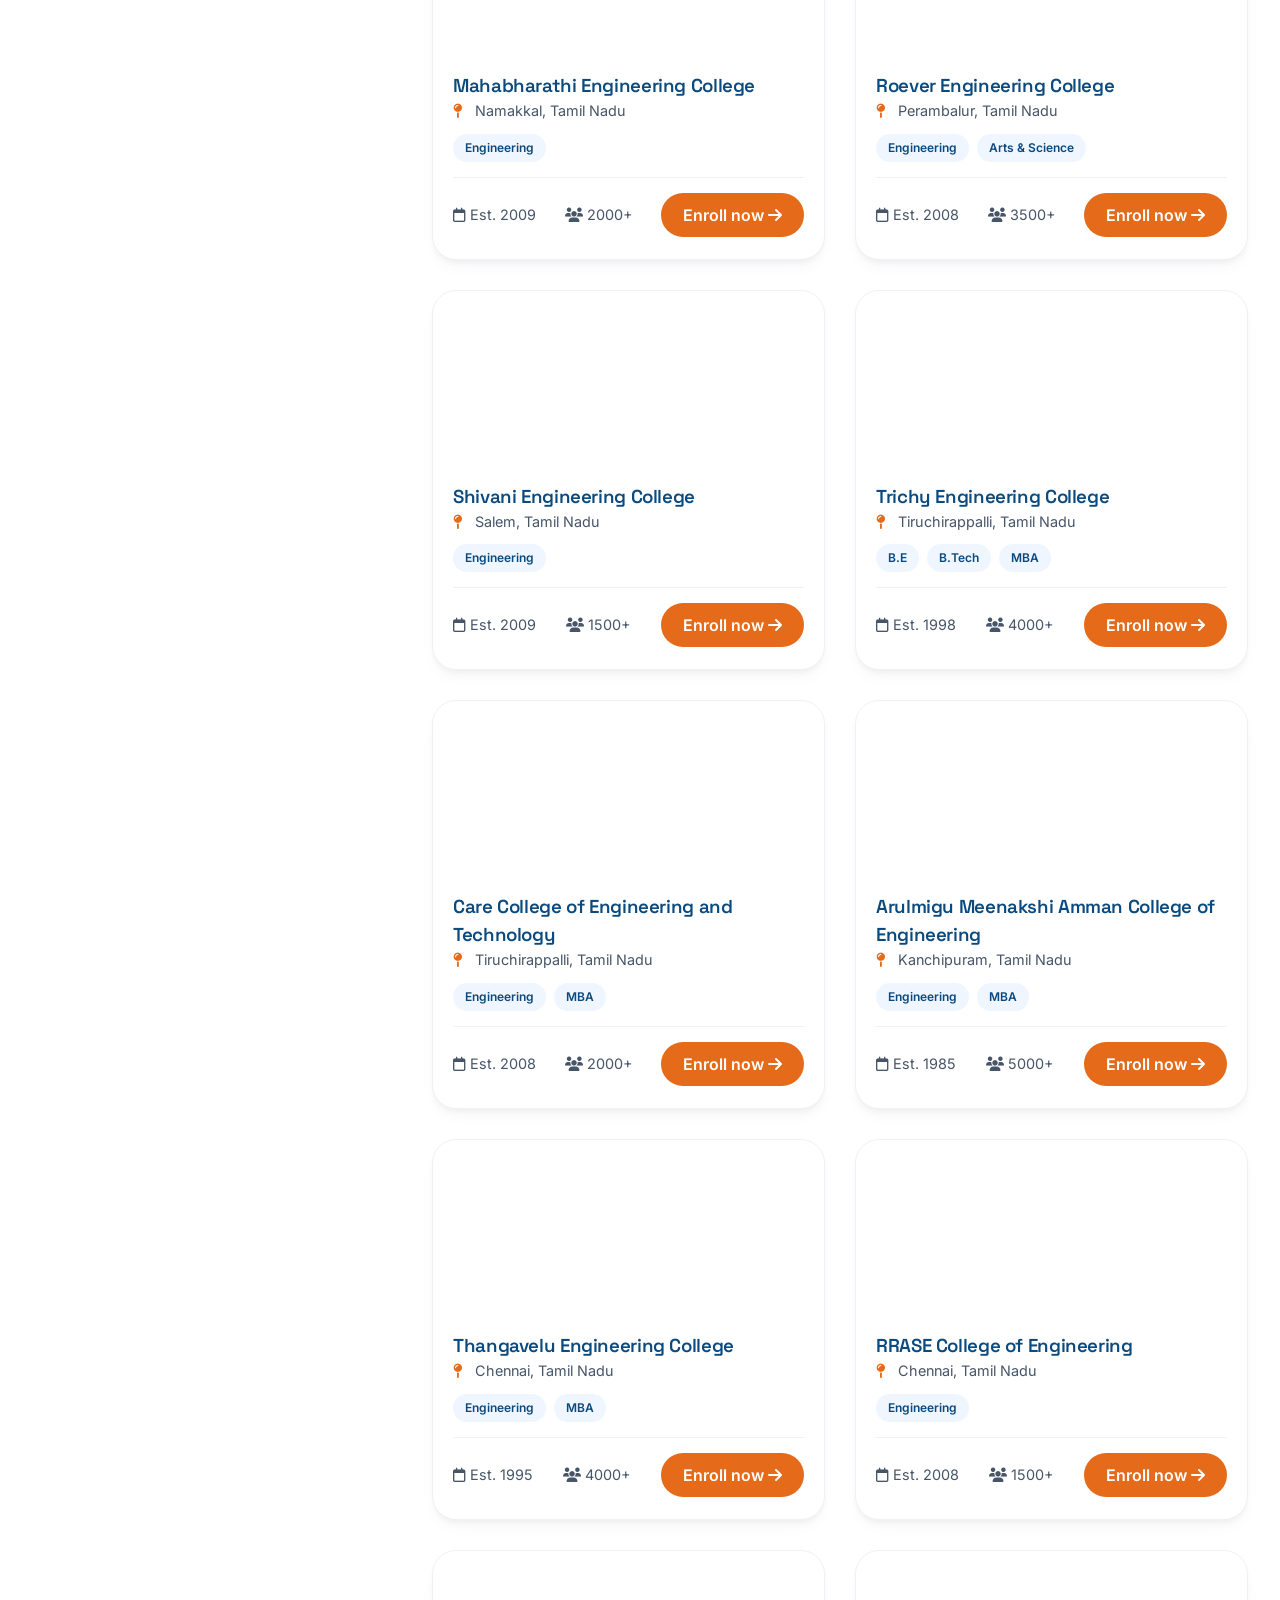
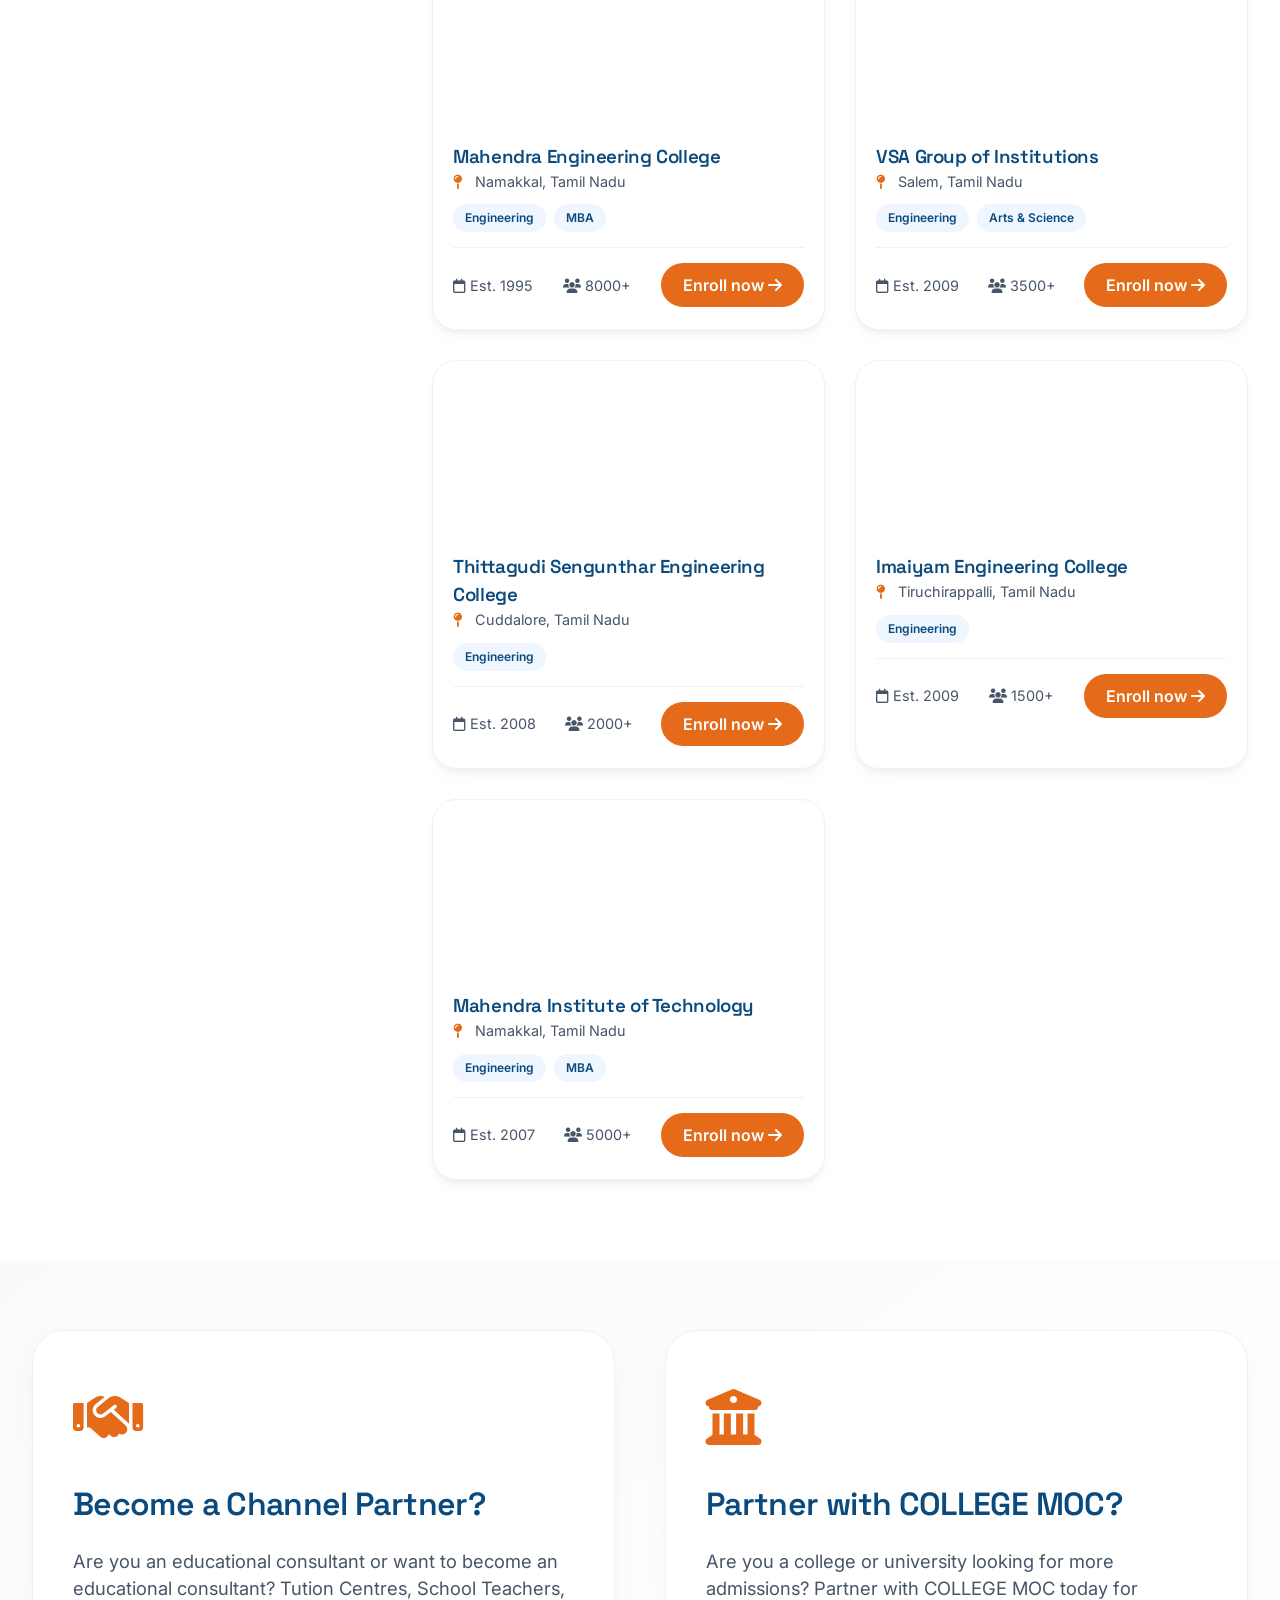
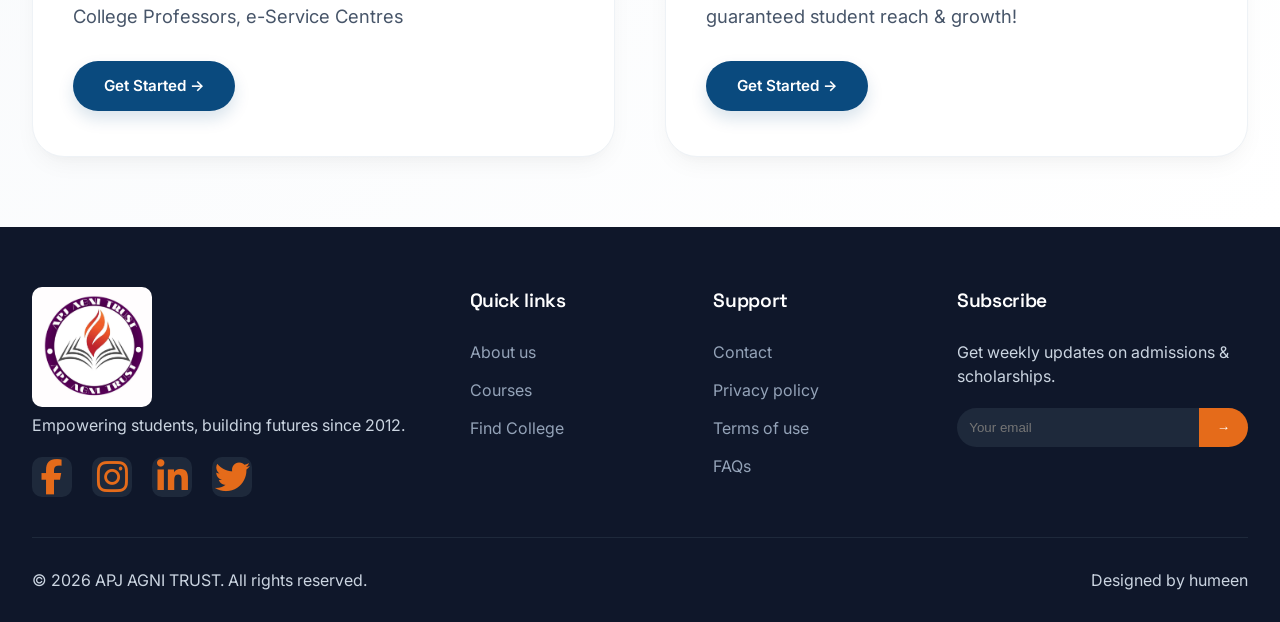
<file: find-college.html>
<!DOCTYPE html>
<html lang="en">

<head>
  <meta charset="UTF-8">
  <meta name="viewport" content="width=device-width, initial-scale=1.0">
  <title>APJ AGNI TRUST · College Listing | Find Your Institution</title>
  <!-- Font Awesome 6 (free) -->
  <link rel="stylesheet" href="https://cdnjs.cloudflare.com/ajax/libs/font-awesome/6.0.0-beta3/css/all.min.css">
  <!-- Google Font: Inter + Space Grotesk -->
  <link
    href="https://fonts.googleapis.com/css2?family=Inter:opsz,wght@14..32,400;14..32,500;14..32,600;14..32,700&family=Space+Grotesk:wght@400;500;600;700&display=swap"
    rel="stylesheet">
  <link rel="stylesheet" href="https://cdnjs.cloudflare.com/ajax/libs/font-awesome/6.5.1/css/all.min.css">
  <link rel="stylesheet" href="style.css">
</head>

<body>
  <!-- HEADER -->
  <header>
    <div class="container navbar">
      <div class="logo">
        <img src="aat.jpeg" alt="logo" width="60" height="auto">
      </div>

      <div class="nav-links" id="mobileMenu">
        <a href="index.html">Home</a>
        <a href="about.html">About</a>
        <a href="find-college.html" class="active">College Listing</a>
        <a href="courses.html">Courses</a>
        <a href="testimonials.html">Testimonials</a>
        <a href="contact.html">Contact</a>
        <a href="contact.html" class="nav-cta mobile-cta" style="color: #fff;">Enroll Now</a>
      </div>

      <a href="contact.html" class="nav-cta desktop-cta">Enroll Now</a>

      <button class="menu-toggle" id="menuToggle" aria-label="Toggle menu">
        <span></span>
        <span></span>
        <span></span>
      </button>
    </div>
  </header>

  <main>
    <!-- PAGE HEADER -->
    <section class="page-header">
      <div class="container">
        <h1>College Listing</h1>
      </div>
    </section>

    <!-- LISTING SECTION WITH FILTERS & RESULTS -->
    <section class="listing-section">
      <div class="container listing-wrapper" id="listingWrapper">
        <!-- FILTER SIDEBAR will be injected by js -->
        <div class="filter-sidebar" id="filterSidebar"></div>

        <!-- RESULTS + COLLEGE CARDS -->
        <div class="results-area" id="resultsArea">
          <div class="results-header">
            <h3 id="resultCount">Loading colleges...</h3>
            <button class="btn-outline" style="padding:0.5rem 1.5rem;" id="resetFiltersBtn">Reset Filters</button>
          </div>
          <div class="college-grid" id="collegeGrid"></div>
        </div>
      </div>
    </section>

    <!-- PARTNER CTA (same as home) -->
    <section class="partner-cta-section">
      <div class="container partner-flex">
        <div class="partner-card">
          <div class="partner-img"><i class="fas fa-handshake"></i></div>
          <h3>Become a Channel Partner?</h3>
          <p>Are you an educational consultant or want to become an educational consultant? Tution Centres, School
            Teachers, College Professors, e-Service Centres</p>
          <a href="#" class="btn">Get Started →</a>
        </div>
        <div class="partner-card">
          <div class="partner-img"><i class="fas fa-building-columns"></i></div>
          <h3>Partner with COLLEGE MOC?</h3>
          <p>Are you a college or university looking for more admissions? Partner with COLLEGE MOC today for guaranteed
            student reach & growth!</p>
          <a href="#" class="btn">Get Started →</a>
        </div>
      </div>
    </section>
  </main>

  <!-- FOOTER -->
  <footer>
    <div class="container">
      <div class="footer-grid">
        <div class="footer-col footer-logo">
          <img src="aat.jpeg" alt="logo" width="120px" height="auto" style="border-radius: 10px;">
          <p>Empowering students, building futures since 2012.</p>
          <div class="social-icons">
            <a href="#"><i class="fab fa-facebook-f"></i></a>
            <a href="#"><i class="fab fa-instagram"></i></a>
            <a href="#"><i class="fab fa-linkedin-in"></i></a>
            <a href="#"><i class="fab fa-twitter"></i></a>
          </div>
        </div>
        <div class="footer-col">
          <h4>Quick links</h4>
          <ul>
            <li><a href="about.html">About us</a></li>
            <li><a href="courses.html">Courses</a></li>
            <li><a href="find-college.html">Find College</a></li>
          </ul>
        </div>
        <div class="footer-col">
          <h4>Support</h4>
          <ul>
            <li><a href="contact.html">Contact</a></li>
            <li><a href="#">Privacy policy</a></li>
            <li><a href="#">Terms of use</a></li>
            <li><a href="#">FAQs</a></li>
          </ul>
        </div>
        <div class="footer-col">
          <h4>Subscribe</h4>
          <p>Get weekly updates on admissions & scholarships.</p>
          <form style="display: flex; margin-top: 20px;">
            <input type="email" placeholder="Your email"
              style="padding: 12px; border-radius: 40px 0 0 40px; border: none; flex:1; background: #1e293b; color: white;">
            <button
              style="background: var(--secondary); border: none; border-radius: 0 40px 40px 0; padding: 0 18px; color: white; font-weight: bold;">→</button>
          </form>
        </div>
      </div>
      <div class="footer-bottom">
        <span>© 2026 APJ AGNI TRUST. All rights reserved.</span>
        <span>Designed by humeen</span>
      </div>
    </div>
  </footer>

  <!-- JAVASCRIPT: DYNAMIC DATA OBJECT + FILTER RENDERING -->
  <script>
    (function () {
      "use strict";

      // ---------- MASTER DATA: COLLEGES (easily add/remove/modify) ----------
      const collegesData = [

        {
          id: 1,
          name: "Hindusthan College of Engineering and Technology",
          location: "Coimbatore, Tamil Nadu",
          image: "https://placehold.co/600x400/0A4A7E/white?text=Hindusthan+College",
          courses: ["B.E", "B.Tech", "MBA", "MCA", "BBA"],
          category: "Engineering College",
          sector: "Anna University",
          country: "India",
          state: "Tamil Nadu",
          city: "Coimbatore",
          established: 2000,
          students: "5000+",
          enrollmentLink: "#"
        },
        {
          id: 2,
          name: "Study World College of Aviation",
          location: "Coimbatore, Tamil Nadu",
          image: "https://placehold.co/600x400/F7A41D/white?text=Study+World+Aviation",
          courses: ["Aviation", "Cabin Crew Training", "Airport Management"],
          category: "Aviation Institute",
          sector: "Private",
          country: "India",
          state: "Tamil Nadu",
          city: "Coimbatore",
          established: 2010,
          students: "600+",
          enrollmentLink: "#"
        },
        {
          id: 3,
          name: "Karpagam College of Engineering",
          location: "Coimbatore, Tamil Nadu",
          image: "https://placehold.co/600x400/0A4A7E/white?text=Karpagam+Engineering",
          courses: ["B.E", "B.Tech", "MBA", "MCA"],
          category: "Engineering College",
          sector: "Anna University",
          country: "India",
          state: "Tamil Nadu",
          city: "Coimbatore",
          established: 2000,
          students: "3500+",
          enrollmentLink: "#"
        },
        {
          id: 4,
          name: "Paavai Engineering College",
          location: "Namakkal, Tamil Nadu",
          image: "https://placehold.co/600x400/E56B1A/white?text=Paavai+Engineering",
          courses: ["B.E", "B.Tech", "MBA", "M.E"],
          category: "Engineering College",
          sector: "Anna University",
          country: "India",
          state: "Tamil Nadu",
          city: "Namakkal",
          established: 1998,
          students: "4000+",
          enrollmentLink: "#"
        },
        {
          id: 5,
          name: "RVS College of Engineering and Technology",
          location: "Coimbatore, Tamil Nadu",
          image: "https://placehold.co/600x400/0A4A7E/white?text=RVS+Engineering",
          courses: ["B.E", "B.Tech", "MBA", "MCA"],
          category: "Engineering College",
          sector: "Anna University",
          country: "India",
          state: "Tamil Nadu",
          city: "Coimbatore",
          established: 1983,
          students: "6000+",
          enrollmentLink: "#"
        },
        {
          id: 6,
          name: "CMS College of Science and Commerce",
          location: "Coimbatore, Tamil Nadu",
          image: "https://placehold.co/600x400/F7A41D/white?text=CMS+College",
          courses: ["BBA", "BCA", "B.Com", "MBA"],
          category: "Arts & Science College",
          sector: "Bharathiar University",
          country: "India",
          state: "Tamil Nadu",
          city: "Coimbatore",
          established: 1988,
          students: "4500+",
          enrollmentLink: "#"
        },
        {
          id: 7,
          name: "AJK Institute of Management",
          location: "Coimbatore, Tamil Nadu",
          image: "https://placehold.co/600x400/0A4A7E/white?text=AJK+Institute",
          courses: ["MBA", "BBA", "B.Com"],
          category: "Management College",
          sector: "Bharathiar University",
          country: "India",
          state: "Tamil Nadu",
          city: "Coimbatore",
          established: 2009,
          students: "1200+",
          enrollmentLink: "#"
        },
        {
          id: 8,
          name: "Akshaya College of Engineering and Technology",
          location: "Coimbatore, Tamil Nadu",
          image: "https://placehold.co/600x400/E56B1A/white?text=Akshaya+Engineering",
          courses: ["B.E", "B.Tech", "MBA"],
          category: "Engineering College",
          sector: "Anna University",
          country: "India",
          state: "Tamil Nadu",
          city: "Coimbatore",
          established: 2009,
          students: "1500+",
          enrollmentLink: "#"
        },
        {
          id: 9,
          name: "Adithya Institute of Technology",
          location: "Coimbatore, Tamil Nadu",
          image: "https://placehold.co/600x400/0A4A7E/white?text=Adithya+Institute",
          courses: ["Engineering", "Pharmacy", "MBA"],
          category: "Engineering College",
          sector: "Anna University",
          country: "India",
          state: "Tamil Nadu",
          city: "Coimbatore",
          established: 2008,
          students: "5000+",
          enrollmentLink: "#"
        },
        {
          id: 10,
          name: "IBFO Aviation Training Institute",
          location: "Coimbatore, Tamil Nadu",
          image: "https://placehold.co/600x400/F7A41D/white?text=IBFO+Aviation",
          courses: ["Aviation", "Airport Management"],
          category: "Aviation Institute",
          sector: "Private",
          country: "India",
          state: "Tamil Nadu",
          city: "Coimbatore",
          established: 2015,
          students: "700+",
          enrollmentLink: "#"
        },
        {
          id: 11,
          name: "EASA College of Engineering and Technology",
          location: "Coimbatore, Tamil Nadu",
          image: "https://placehold.co/600x400/0A4A7E/white?text=EASA+College",
          courses: ["Aircraft Maintenance Engineering"],
          category: "Aviation College",
          sector: "Private",
          country: "India",
          state: "Tamil Nadu",
          city: "Coimbatore",
          established: 1993,
          students: "800+",
          enrollmentLink: "#"
        },
        {
          id: 12,
          name: "Abirami Institute of Technology",
          location: "Coimbatore, Tamil Nadu",
          image: "https://placehold.co/600x400/E56B1A/white?text=Abirami+Institute",
          courses: ["B.E", "B.Tech", "MBA"],
          category: "Engineering College",
          sector: "Anna University",
          country: "India",
          state: "Tamil Nadu",
          city: "Coimbatore",
          established: 2007,
          students: "2000+",
          enrollmentLink: "#"
        },
        {
          id: 13,
          name: "Sri Ramakrishna Engineering College",
          location: "Coimbatore, Tamil Nadu",
          image: "https://placehold.co/600x400/0A4A7E/white?text=Sri+Ramakrishna",
          courses: ["B.E", "B.Tech", "MBA", "MCA"],
          category: "Engineering College",
          sector: "Anna University",
          country: "India",
          state: "Tamil Nadu",
          city: "Coimbatore",
          established: 1994,
          students: "8000+",
          enrollmentLink: "#"
        },
        {
          id: 14,
          name: "Park College of Engineering and Technology",
          location: "Coimbatore, Tamil Nadu",
          image: "https://placehold.co/600x400/F7A41D/white?text=Park+College",
          courses: ["Engineering", "Arts & Science", "MBA"],
          category: "Engineering College",
          sector: "Anna University",
          country: "India",
          state: "Tamil Nadu",
          city: "Coimbatore",
          established: 1997,
          students: "7000+",
          enrollmentLink: "#"
        },
        {
          id: 15,
          name: "Karpagam College of Engineering (KCE)",
          location: "Coimbatore, Tamil Nadu",
          image: "https://placehold.co/600x400/E56B1A/white?text=KCE",
          courses: ["B.E", "B.Tech", "MBA"],
          category: "Engineering College",
          sector: "Anna University",
          country: "India",
          state: "Tamil Nadu",
          city: "Coimbatore",
          established: 2000,
          students: "3500+",
          enrollmentLink: "#"
        },


        {
          id: 16,
          name: "Muthayammal Engineering College",
          location: "Namakkal, Tamil Nadu",
          image: "https://placehold.co/600x400/0A4A7E/white?text=Muthayammal+Engineering",
          courses: ["B.E", "B.Tech", "MBA"],
          category: "Engineering College",
          sector: "Anna University",
          country: "India",
          state: "Tamil Nadu",
          city: "Namakkal",
          established: 2000,
          students: "5000+",
          enrollmentLink: "#"
        },
        {
          id: 17,
          name: "Tagore Engineering College",
          location: "Chennai, Tamil Nadu",
          image: "https://placehold.co/600x400/F7A41D/white?text=Tagore+Engineering",
          courses: ["Engineering", "MBA"],
          category: "Engineering College",
          sector: "Anna University",
          country: "India",
          state: "Tamil Nadu",
          city: "Chennai",
          established: 1998,
          students: "3000+",
          enrollmentLink: "#"
        },
        {
          id: 18,
          name: "Vinayaka Mission's Research Foundation",
          location: "Salem, Tamil Nadu",
          image: "https://placehold.co/600x400/E56B1A/white?text=Vinayaka+Mission",
          courses: ["Engineering", "Medical", "MBA"],
          category: "University",
          sector: "Deemed University",
          country: "India",
          state: "Tamil Nadu",
          city: "Salem",
          established: 2001,
          students: "10000+",
          enrollmentLink: "#"
        },
        {
          id: 19,
          name: "MAM College of Engineering",
          location: "Tiruchirappalli, Tamil Nadu",
          image: "https://placehold.co/600x400/0A4A7E/white?text=MAM+Engineering",
          courses: ["B.E", "B.Tech", "MBA"],
          category: "Engineering College",
          sector: "Anna University",
          country: "India",
          state: "Tamil Nadu",
          city: "Tiruchirappalli",
          established: 1998,
          students: "4000+",
          enrollmentLink: "#"
        },
        {
          id: 20,
          name: "Excel Engineering College",
          location: "Namakkal, Tamil Nadu",
          image: "https://placehold.co/600x400/F7A41D/white?text=Excel+Engineering",
          courses: ["Engineering", "Arts & Science", "MBA"],
          category: "Engineering College",
          sector: "Anna University",
          country: "India",
          state: "Tamil Nadu",
          city: "Namakkal",
          established: 2001,
          students: "5000+",
          enrollmentLink: "#"
        },
        {
          id: 21,
          name: "The Kavery Engineering College",
          location: "Salem, Tamil Nadu",
          image: "https://placehold.co/600x400/E56B1A/white?text=Kavery+Engineering",
          courses: ["Engineering", "MBA"],
          category: "Engineering College",
          sector: "Anna University",
          country: "India",
          state: "Tamil Nadu",
          city: "Salem",
          established: 2006,
          students: "2000+",
          enrollmentLink: "#"
        },
        {
          id: 22,
          name: "Rathinam College of Engineering and Technology",
          location: "Coimbatore, Tamil Nadu",
          image: "https://placehold.co/600x400/0A4A7E/white?text=Rathinam+Engineering",
          courses: ["Engineering", "Arts & Science", "MBA"],
          category: "Engineering College",
          sector: "Anna University",
          country: "India",
          state: "Tamil Nadu",
          city: "Coimbatore",
          established: 2001,
          students: "7000+",
          enrollmentLink: "#"
        },
        {
          id: 23,
          name: "Shanmuga College of Engineering",
          location: "Salem, Tamil Nadu",
          image: "https://placehold.co/600x400/F7A41D/white?text=Shanmuga+Engineering",
          courses: ["Engineering", "MBA"],
          category: "Engineering College",
          sector: "Anna University",
          country: "India",
          state: "Tamil Nadu",
          city: "Salem",
          established: 1997,
          students: "3500+",
          enrollmentLink: "#"
        },
        {
          id: 24,
          name: "United Institute of Technology",
          location: "Coimbatore, Tamil Nadu",
          image: "https://placehold.co/600x400/E56B1A/white?text=United+Institute",
          courses: ["Engineering", "MBA"],
          category: "Engineering College",
          sector: "Anna University",
          country: "India",
          state: "Tamil Nadu",
          city: "Coimbatore",
          established: 2009,
          students: "2000+",
          enrollmentLink: "#"
        },
        {
          id: 25,
          name: "Suguna College of Engineering",
          location: "Coimbatore, Tamil Nadu",
          image: "https://placehold.co/600x400/0A4A7E/white?text=Suguna+Engineering",
          courses: ["Engineering", "Arts & Science"],
          category: "Engineering College",
          sector: "Anna University",
          country: "India",
          state: "Tamil Nadu",
          city: "Coimbatore",
          established: 1997,
          students: "6000+",
          enrollmentLink: "#"
        },
        {
          id: 26,
          name: "Coimbatore Institute of Engineering and Technology (CIET)",
          location: "Coimbatore, Tamil Nadu",
          image: "https://placehold.co/600x400/F7A41D/white?text=CIET",
          courses: ["B.E", "B.Tech", "MBA"],
          category: "Engineering College",
          sector: "Anna University",
          country: "India",
          state: "Tamil Nadu",
          city: "Coimbatore",
          established: 2001,
          students: "3500+",
          enrollmentLink: "#"
        },
        {
          id: 27,
          name: "Karpagam Institute of Technology (KIT)",
          location: "Coimbatore, Tamil Nadu",
          image: "https://placehold.co/600x400/E56B1A/white?text=KIT",
          courses: ["B.E", "B.Tech", "MBA"],
          category: "Engineering College",
          sector: "Anna University",
          country: "India",
          state: "Tamil Nadu",
          city: "Coimbatore",
          established: 2008,
          students: "2500+",
          enrollmentLink: "#"
        },
        {
          id: 28,
          name: "Bharathiyar Women's College",
          location: "Salem, Tamil Nadu",
          image: "https://placehold.co/600x400/0A4A7E/white?text=Bharathiyar+Womens",
          courses: ["Arts & Science", "MBA"],
          category: "Women’s College",
          sector: "Periyar University",
          country: "India",
          state: "Tamil Nadu",
          city: "Salem",
          established: 1998,
          students: "3000+",
          enrollmentLink: "#"
        },
        {
          id: 29,
          name: "Mahabharathi Engineering College",
          location: "Namakkal, Tamil Nadu",
          image: "https://placehold.co/600x400/F7A41D/white?text=Mahabharathi+Engineering",
          courses: ["Engineering"],
          category: "Engineering College",
          sector: "Anna University",
          country: "India",
          state: "Tamil Nadu",
          city: "Namakkal",
          established: 2009,
          students: "2000+",
          enrollmentLink: "#"
        },
        {
          id: 30,
          name: "Roever Engineering College",
          location: "Perambalur, Tamil Nadu",
          image: "https://placehold.co/600x400/E56B1A/white?text=Roever+Engineering",
          courses: ["Engineering", "Arts & Science"],
          category: "Engineering College",
          sector: "Anna University",
          country: "India",
          state: "Tamil Nadu",
          city: "Perambalur",
          established: 2008,
          students: "3500+",
          enrollmentLink: "#"
        },

        {
          id: 31,
          name: "Shivani Engineering College",
          location: "Salem, Tamil Nadu",
          image: "https://placehold.co/600x400/0A4A7E/white?text=Shivani+Engineering",
          courses: ["Engineering"],
          category: "Engineering College",
          sector: "Anna University",
          country: "India",
          state: "Tamil Nadu",
          city: "Salem",
          established: 2009,
          students: "1500+",
          enrollmentLink: "#"
        },
        {
          id: 32,
          name: "Trichy Engineering College",
          location: "Tiruchirappalli, Tamil Nadu",
          image: "https://placehold.co/600x400/F7A41D/white?text=Trichy+Engineering",
          courses: ["B.E", "B.Tech", "MBA"],
          category: "Engineering College",
          sector: "Anna University",
          country: "India",
          state: "Tamil Nadu",
          city: "Tiruchirappalli",
          established: 1998,
          students: "4000+",
          enrollmentLink: "#"
        },
        {
          id: 33,
          name: "Care College of Engineering and Technology",
          location: "Tiruchirappalli, Tamil Nadu",
          image: "https://placehold.co/600x400/E56B1A/white?text=Care+Engineering",
          courses: ["Engineering", "MBA"],
          category: "Engineering College",
          sector: "Anna University",
          country: "India",
          state: "Tamil Nadu",
          city: "Tiruchirappalli",
          established: 2008,
          students: "2000+",
          enrollmentLink: "#"
        },
        {
          id: 34,
          name: "Arulmigu Meenakshi Amman College of Engineering",
          location: "Kanchipuram, Tamil Nadu",
          image: "https://placehold.co/600x400/0A4A7E/white?text=AMACE",
          courses: ["Engineering", "MBA"],
          category: "Engineering College",
          sector: "Anna University",
          country: "India",
          state: "Tamil Nadu",
          city: "Kanchipuram",
          established: 1985,
          students: "5000+",
          enrollmentLink: "#"
        },
        {
          id: 35,
          name: "Thangavelu Engineering College",
          location: "Chennai, Tamil Nadu",
          image: "https://placehold.co/600x400/F7A41D/white?text=Thangavelu+Engineering",
          courses: ["Engineering", "MBA"],
          category: "Engineering College",
          sector: "Anna University",
          country: "India",
          state: "Tamil Nadu",
          city: "Chennai",
          established: 1995,
          students: "4000+",
          enrollmentLink: "#"
        },
        {
          id: 36,
          name: "RRASE College of Engineering",
          location: "Chennai, Tamil Nadu",
          image: "https://placehold.co/600x400/E56B1A/white?text=RRASE+Engineering",
          courses: ["Engineering"],
          category: "Engineering College",
          sector: "Anna University",
          country: "India",
          state: "Tamil Nadu",
          city: "Chennai",
          established: 2008,
          students: "1500+",
          enrollmentLink: "#"
        },
        {
          id: 37,
          name: "Mahendra Engineering College",
          location: "Namakkal, Tamil Nadu",
          image: "https://placehold.co/600x400/0A4A7E/white?text=Mahendra+Engineering",
          courses: ["Engineering", "MBA"],
          category: "Engineering College",
          sector: "Anna University",
          country: "India",
          state: "Tamil Nadu",
          city: "Namakkal",
          established: 1995,
          students: "8000+",
          enrollmentLink: "#"
        },
        {
          id: 38,
          name: "VSA Group of Institutions",
          location: "Salem, Tamil Nadu",
          image: "https://placehold.co/600x400/F7A41D/white?text=VSA+Group",
          courses: ["Engineering", "Arts & Science"],
          category: "Engineering College",
          sector: "Anna University",
          country: "India",
          state: "Tamil Nadu",
          city: "Salem",
          established: 2009,
          students: "3500+",
          enrollmentLink: "#"
        },
        {
          id: 39,
          name: "Thittagudi Sengunthar Engineering College",
          location: "Cuddalore, Tamil Nadu",
          image: "https://placehold.co/600x400/E56B1A/white?text=Sengunthar+Engineering",
          courses: ["Engineering"],
          category: "Engineering College",
          sector: "Anna University",
          country: "India",
          state: "Tamil Nadu",
          city: "Cuddalore",
          established: 2008,
          students: "2000+",
          enrollmentLink: "#"
        },
        {
          id: 40,
          name: "Imaiyam Engineering College",
          location: "Tiruchirappalli, Tamil Nadu",
          image: "https://placehold.co/600x400/0A4A7E/white?text=Imaiyam+Engineering",
          courses: ["Engineering"],
          category: "Engineering College",
          sector: "Anna University",
          country: "India",
          state: "Tamil Nadu",
          city: "Tiruchirappalli",
          established: 2009,
          students: "1500+",
          enrollmentLink: "#"
        },
        {
          id: 41,
          name: "Mahendra Institute of Technology",
          location: "Namakkal, Tamil Nadu",
          image: "https://placehold.co/600x400/F7A41D/white?text=Mahendra+Institute",
          courses: ["Engineering", "MBA"],
          category: "Engineering College",
          sector: "Anna University",
          country: "India",
          state: "Tamil Nadu",
          city: "Namakkal",
          established: 2007,
          students: "5000+",
          enrollmentLink: "#"
        }

      ]
      // ---------- DERIVED FILTERS (unique values with counts) ----------c
      function buildFilterOptions() {
        const filters = {
          country: {},
          sector: {},
          category: {},
          state: {},
          city: {}
        };

        collegesData.forEach(col => {
          // country
          filters.country[col.country] = (filters.country[col.country] || 0) + 1;
          // sector
          filters.sector[col.sector] = (filters.sector[col.sector] || 0) + 1;
          // category
          filters.category[col.category] = (filters.category[col.category] || 0) + 1;
          // state
          filters.state[col.state] = (filters.state[col.state] || 0) + 1;
          // city
          filters.city[col.city] = (filters.city[col.city] || 0) + 1;
        });

        return filters;
      }

      // ---------- RENDER FILTER SIDEBAR ----------
      function renderFilters(selectedFilters = { country: [], sector: [], category: [], state: [], city: [] }) {
        const filterSidebar = document.getElementById('filterSidebar');
        const filterData = buildFilterOptions();

        let html = `
          <div class="filter-group">
            <h4><i class="fas fa-globe" style="color:var(--secondary);"></i> Country</h4>
            <div class="filter-options">
        `;
        for (let [key, count] of Object.entries(filterData.country)) {
          html += `
            <label class="filter-check">
              <input type="checkbox" value="${key}" data-filter="country" ${selectedFilters.country.includes(key) ? 'checked' : ''}> ${key}
              <span class="filter-count">(${count})</span>
            </label>
          `;
        }

        html += `</div></div><div class="filter-group"><h4><i class="fas fa-building" style="color:var(--secondary);"></i> Sector</h4><div class="filter-options">`;
        for (let [key, count] of Object.entries(filterData.sector)) {
          html += `<label class="filter-check"><input type="checkbox" value="${key}" data-filter="sector" ${selectedFilters.sector.includes(key) ? 'checked' : ''}> ${key} <span class="filter-count">(${count})</span></label>`;
        }

        html += `</div></div><div class="filter-group"><h4><i class="fas fa-book-open" style="color:var(--secondary);"></i> Categories</h4><div class="filter-options">`;
        for (let [key, count] of Object.entries(filterData.category)) {
          html += `<label class="filter-check"><input type="checkbox" value="${key}" data-filter="category" ${selectedFilters.category.includes(key) ? 'checked' : ''}> ${key} <span class="filter-count">(${count})</span></label>`;
        }

        html += `</div></div><div class="filter-group"><h4><i class="fas fa-map-marker-alt" style="color:var(--secondary);"></i> State</h4><div class="filter-options">`;
        for (let [key, count] of Object.entries(filterData.state).sort()) {
          html += `<label class="filter-check"><input type="checkbox" value="${key}" data-filter="state" ${selectedFilters.state.includes(key) ? 'checked' : ''}> ${key} <span class="filter-count">(${count})</span></label>`;
        }

        html += `</div></div><div class="filter-group"><h4><i class="fas fa-city" style="color:var(--secondary);"></i> City</h4><div class="filter-options">`;
        for (let [key, count] of Object.entries(filterData.city).sort()) {
          html += `<label class="filter-check"><input type="checkbox" value="${key}" data-filter="city" ${selectedFilters.city.includes(key) ? 'checked' : ''}> ${key} <span class="filter-count">(${count})</span></label>`;
        }

        html += `</div></div>`;
        html += `<button class="clear-filters" id="clearAllFilters">Clear all filters</button>`;

        filterSidebar.innerHTML = html;

        // attach event listeners to checkboxes
        document.querySelectorAll('.filter-check input').forEach(cb => {
          cb.addEventListener('change', function () {
            const filterType = this.dataset.filter;
            const filterValue = this.value;
            updateFilters(filterType, filterValue, this.checked);
          });
        });

        document.getElementById('clearAllFilters')?.addEventListener('click', function () {
          window.currentSelectedFilters = { country: [], sector: [], category: [], state: [], city: [] };
          renderFilters(window.currentSelectedFilters);
          applyFiltersAndRender(window.currentSelectedFilters);
        });
      }

      // ---------- FILTER STATE MANAGEMENT ----------
      if (!window.currentSelectedFilters) {
        window.currentSelectedFilters = { country: [], sector: [], category: [], state: [], city: [] };
      }

      function updateFilters(type, value, isChecked) {
        const filters = window.currentSelectedFilters;
        if (isChecked) {
          if (!filters[type].includes(value)) filters[type].push(value);
        } else {
          filters[type] = filters[type].filter(v => v !== value);
        }
        window.currentSelectedFilters = filters;
        renderFilters(filters);  // re-render to reflect checkboxes
        applyFiltersAndRender(filters);
      }

      // ---------- APPLY FILTERS AND RENDER COLLEGES ----------
      function applyFiltersAndRender(filters) {
        let filtered = collegesData.filter(col => {
          // country
          if (filters.country.length > 0 && !filters.country.includes(col.country)) return false;
          if (filters.sector.length > 0 && !filters.sector.includes(col.sector)) return false;
          if (filters.category.length > 0 && !filters.category.includes(col.category)) return false;
          if (filters.state.length > 0 && !filters.state.includes(col.state)) return false;
          if (filters.city.length > 0 && !filters.city.includes(col.city)) return false;
          return true;
        });

        renderCollegeGrid(filtered);
        document.getElementById('resultCount').innerText = `${filtered.length} College${filtered.length !== 1 ? 's' : ''} found`;
      }

      function renderCollegeGrid(colleges) {
        const grid = document.getElementById('collegeGrid');
        if (!grid) return;
        if (colleges.length === 0) {
          grid.innerHTML = '<div style="grid-column:1/-1; text-align:center; padding:60px;">No colleges match your filters.</div>';
          return;
        }
        let html = '';
        colleges.forEach(col => {
          html += `
            <div class="college-card">
              <div class="card-img" style="background-image: url('${col.image}');"></div>
              <div class="card-content">
                <h3 class="college-title">${col.name}</h3>
                <div class="location"><i class="fas fa-map-pin"></i> ${col.location}</div>
                <div class="course-tags">
                  ${col.courses.slice(0, 3).map(c => `<span class="tag">${c}</span>`).join('')}
                  ${col.courses.length > 3 ? `<span class="tag">+${col.courses.length - 3}</span>` : ''}
                </div>
                <div class="meta-footer">
                  <span><i class="far fa-calendar"></i> Est. ${col.established}</span>
                  <span><i class="fas fa-users"></i> ${col.students}</span>
                  <a href="${col.enrollmentLink}" class="enroll-link">Enroll now <i class="fas fa-arrow-right"></i></a>
                </div>
              </div>
            </div>
          `;
        });
        grid.innerHTML = html;
      }

      // ---------- RESET BUTTON ----------
      document.getElementById('resetFiltersBtn')?.addEventListener('click', function () {
        window.currentSelectedFilters = { country: [], sector: [], category: [], state: [], city: [] };
        renderFilters(window.currentSelectedFilters);
        applyFiltersAndRender(window.currentSelectedFilters);
      });

      // ---------- INITIAL RENDER ----------
      renderFilters(window.currentSelectedFilters);
      applyFiltersAndRender(window.currentSelectedFilters);
    })();
  </script>
  <style>
    /* scrollbar for filter sidebar */
    .filter-sidebar::-webkit-scrollbar {
      width: 5px;
    }

    .filter-sidebar::-webkit-scrollbar-track {
      background: #f1f1f1;
      border-radius: 10px;
    }

    .filter-sidebar::-webkit-scrollbar-thumb {
      background: var(--secondary);
      border-radius: 10px;
    }
  </style>

  <script>
    const menuToggle = document.getElementById("menuToggle");
    const mobileMenu = document.getElementById("mobileMenu");
    const menuLinks = mobileMenu.querySelectorAll("a");

    menuToggle.addEventListener("click", () => {
      menuToggle.classList.toggle("active");
      mobileMenu.classList.toggle("active");
      document.body.classList.toggle("menu-open");
    });

    menuLinks.forEach(link => {
      link.addEventListener("click", () => {
        menuToggle.classList.remove("active");
        mobileMenu.classList.remove("active");
        document.body.classList.remove("menu-open");
      });
    });
  </script>
</body>

</html>
</file>
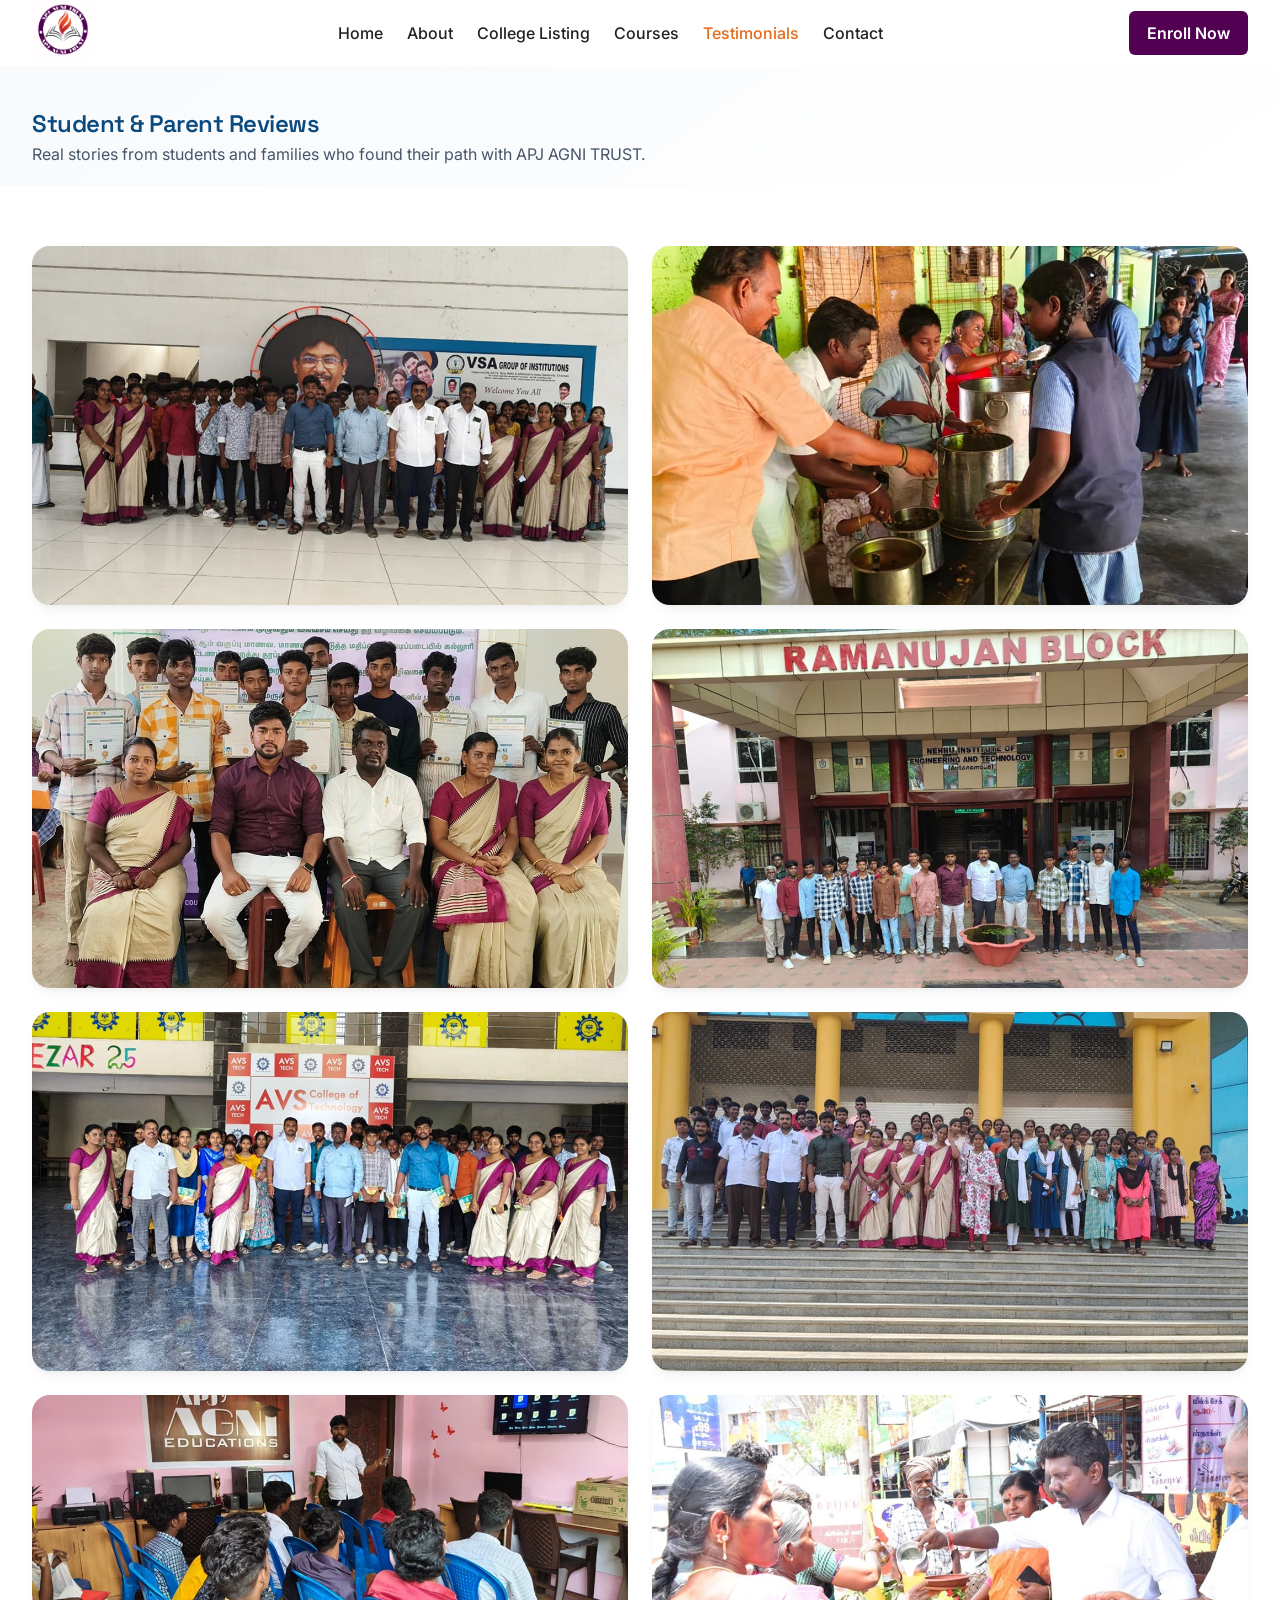
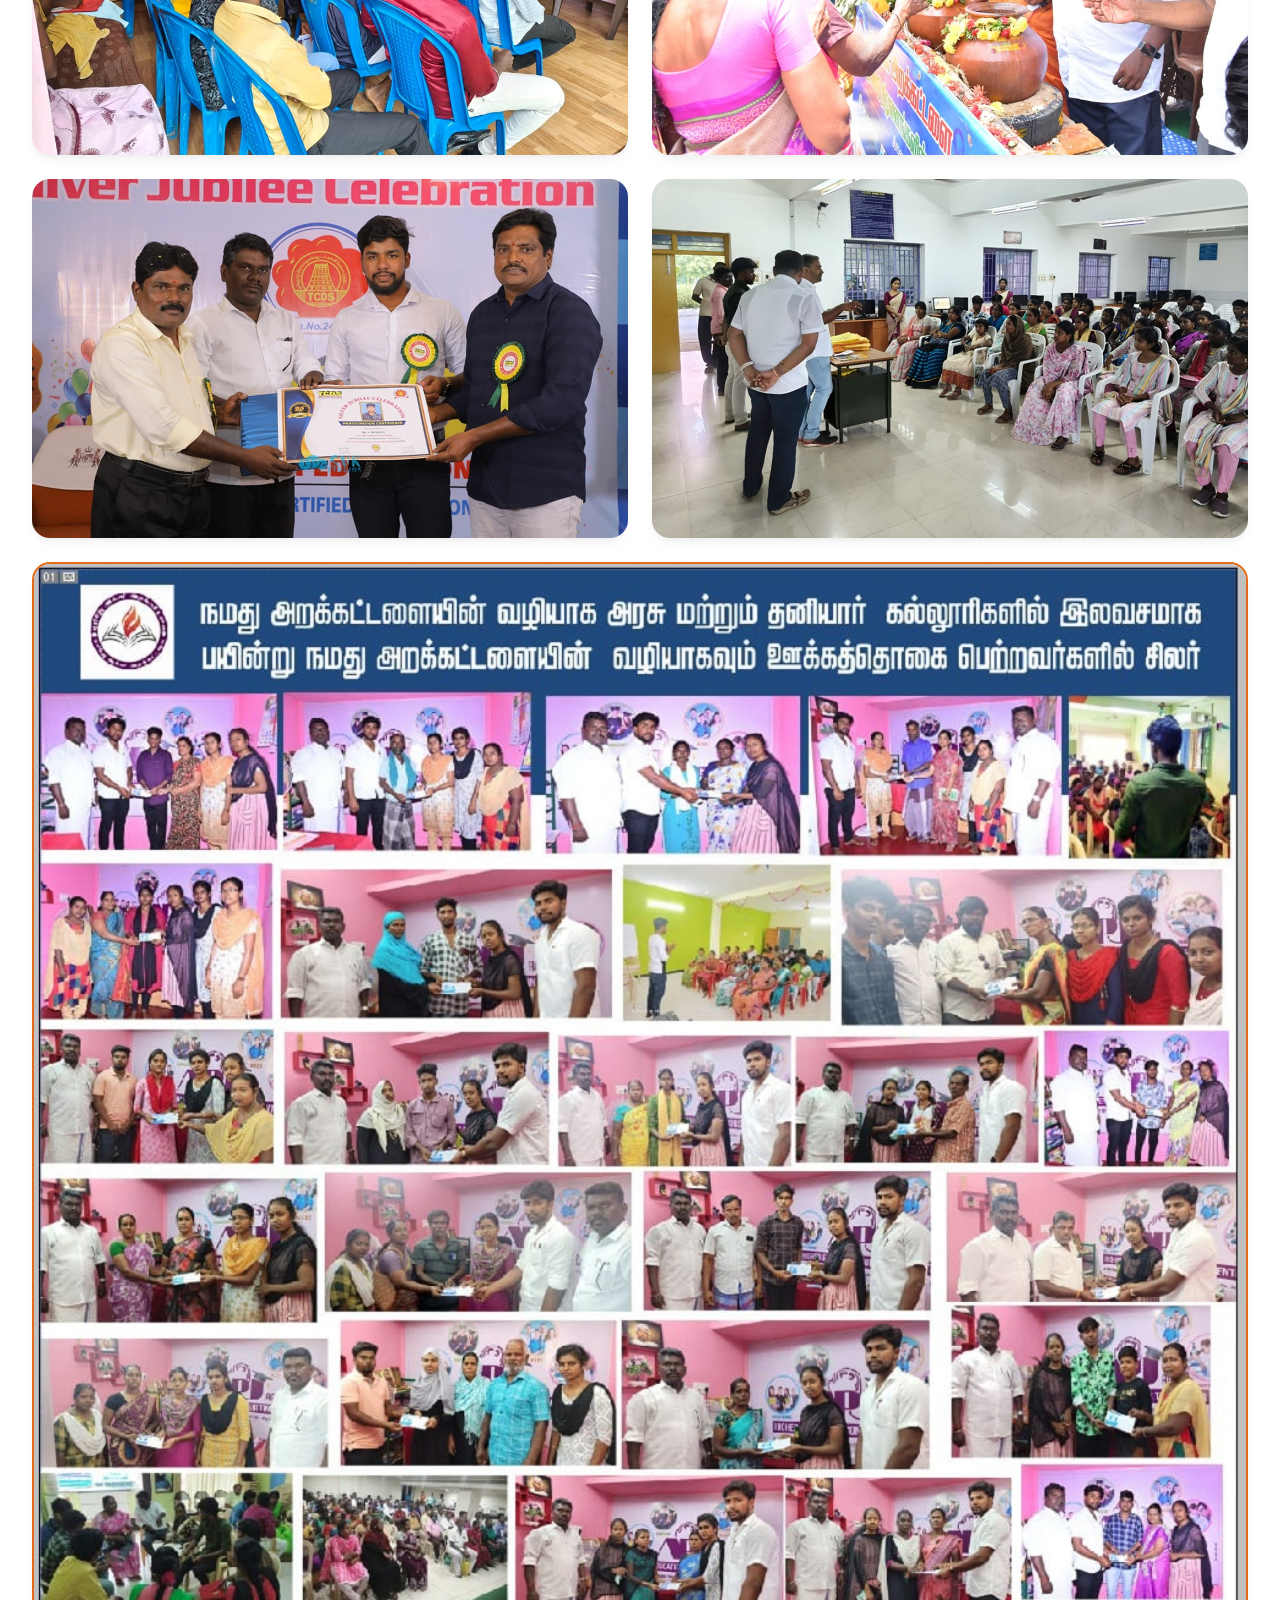
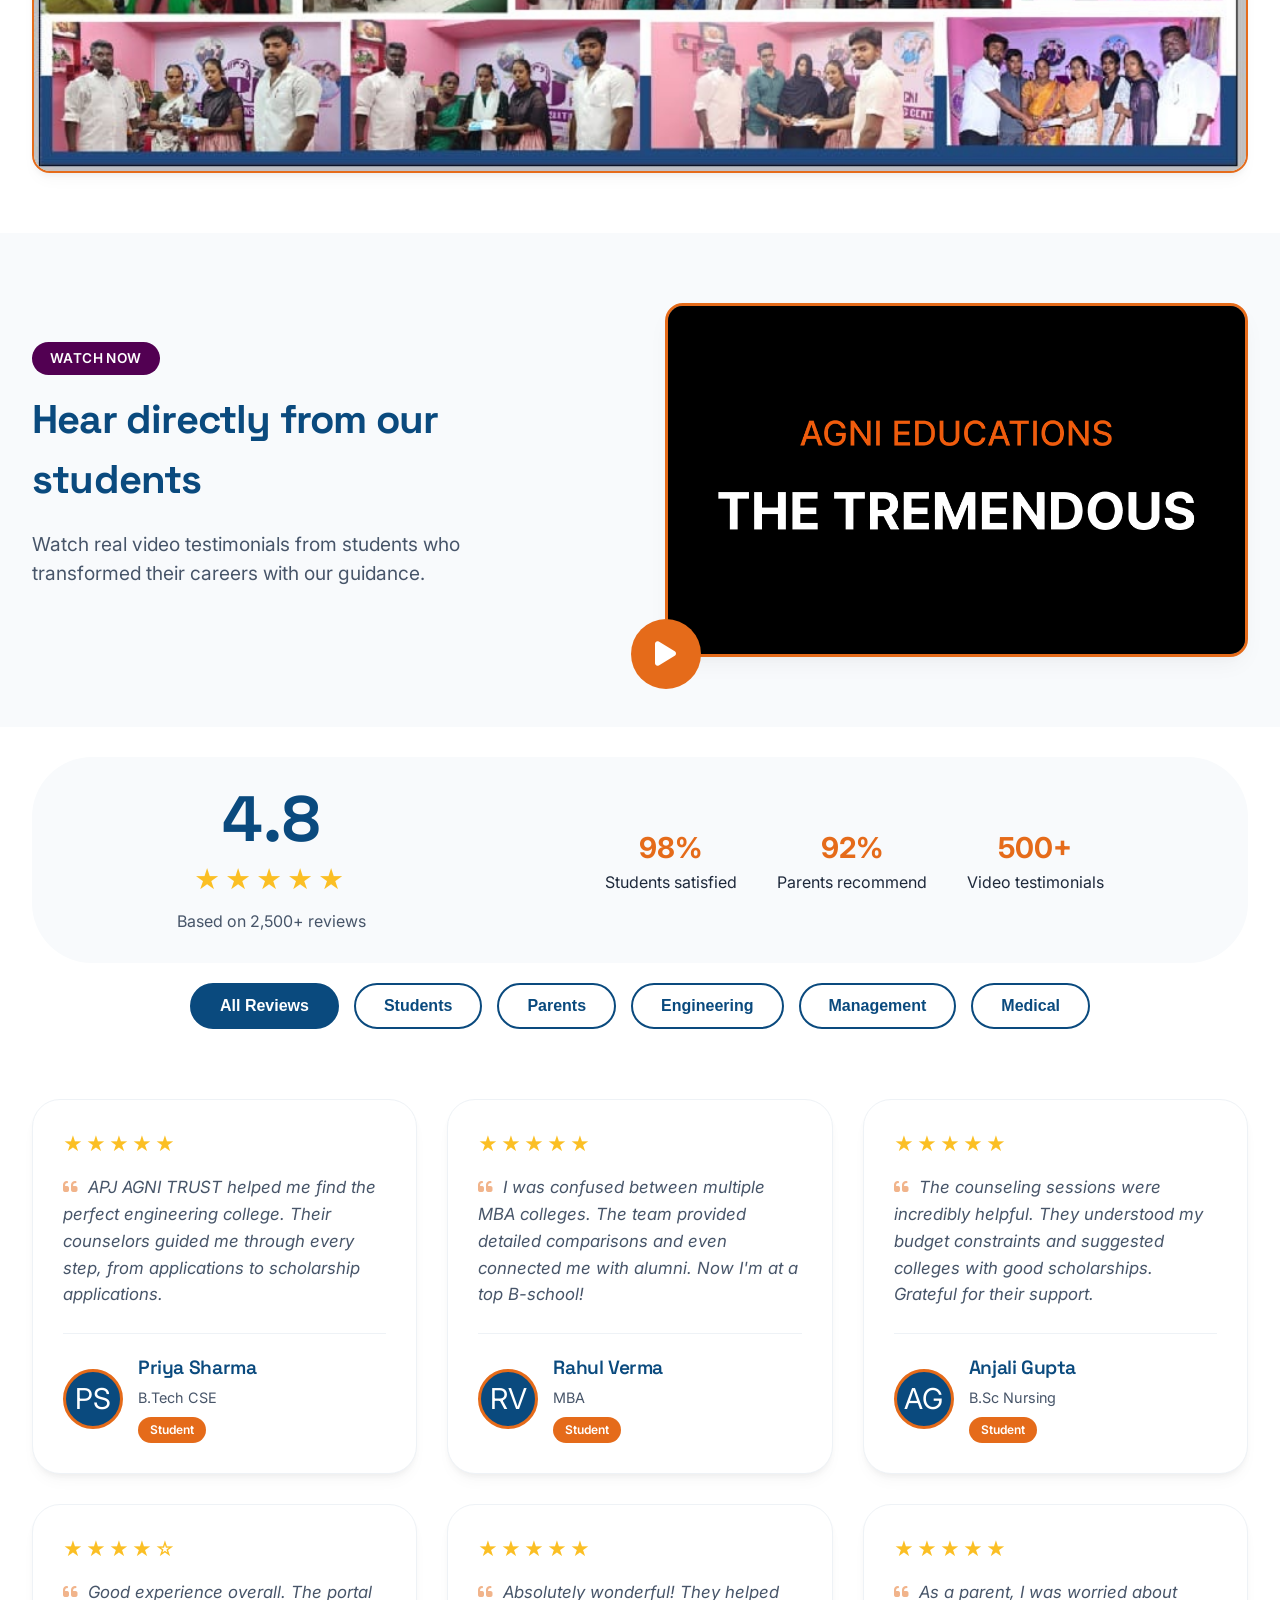
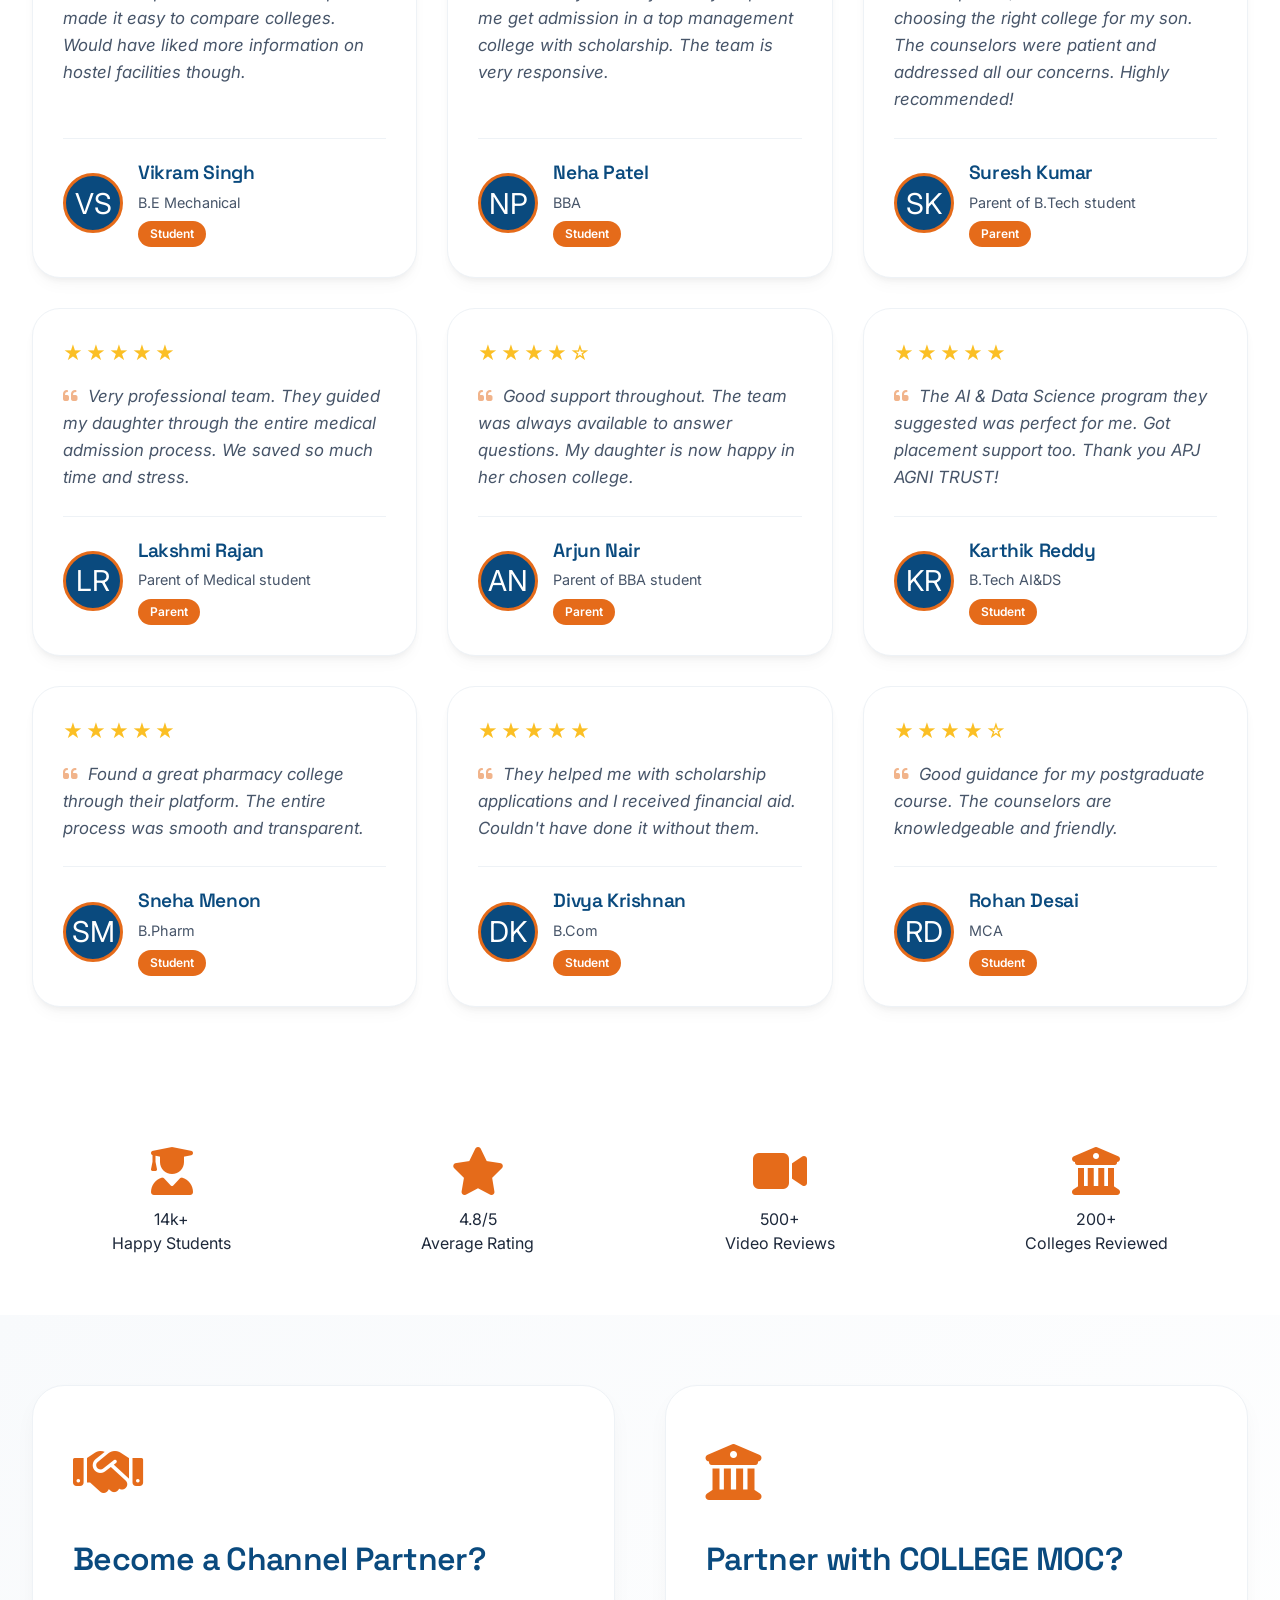
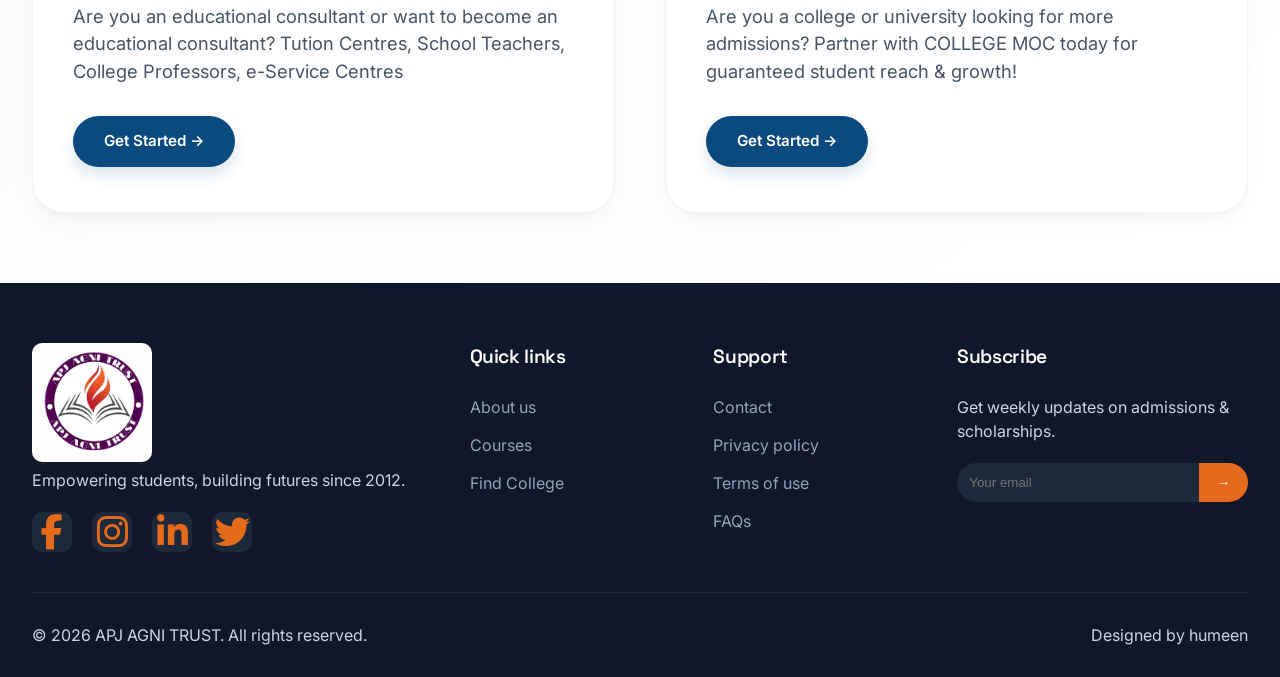
<file: testimonials.html>
<!DOCTYPE html>
<html lang="en">

<head>
    <meta charset="UTF-8">
    <meta name="viewport" content="width=device-width, initial-scale=1.0">
    <title>APJ AGNI TRUST · Testimonials | Student Stories</title>
    <!-- Font Awesome 6 (free) -->
    <link rel="stylesheet" href="https://cdnjs.cloudflare.com/ajax/libs/font-awesome/6.0.0-beta3/css/all.min.css">
    <!-- Google Font: Inter + Space Grotesk -->
    <link
        href="https://fonts.googleapis.com/css2?family=Inter:opsz,wght@14..32,400;14..32,500;14..32,600;14..32,700&family=Space+Grotesk:wght@400;500;600;700&display=swap"
        rel="stylesheet">
    <link rel="stylesheet" href="https://cdnjs.cloudflare.com/ajax/libs/font-awesome/6.5.1/css/all.min.css">
    <link rel="stylesheet" href="style.css">

    <style>
        /* ===== GLOBAL VARIABLES – from your reference ===== */
        :root {
            --primary: #0A4A7E;
            --secondary: #e56b1a;
            --accent: #520052;
            --gray-100: #F8FAFC;
            --gray-200: #F1F5F9;
            --gray-600: #475569;
            --gray-800: #1E293B;
            --white: #FFFFFF;
            --shadow-sm: 0 4px 6px -2px rgba(0, 0, 0, 0.05), 0 10px 15px -3px rgba(0, 0, 0, 0.03);
            --radius: 18px;
        }

        * {
            margin: 0;
            padding: 0;
            box-sizing: border-box;
        }

        body {
            background-color: var(--white);
            font-family: "Inter", sans-serif;
            line-height: 1.5;
        }

        .container {
            max-width: 1280px;
            margin: 0 auto;
            padding: 0 32px;
        }

        /* ===== PLAIN PHOTO GALLERY SECTION – NO HOVER EFFECTS, NO CAPTIONS ===== */
        .photo-gallery {
            padding: 60px 0;
            background: var(--white);
        }

        .gallery-header {
            text-align: center;
            margin-bottom: 48px;
        }

        .gallery-header h2 {
            font-size: 2.5rem;
            font-weight: 700;
            color: var(--primary);
            letter-spacing: -0.02em;
            margin-bottom: 12px;
            font-family: "Space Grotesk", sans-serif;
        }

        .gallery-header p {
            font-size: 1.2rem;
            color: var(--gray-600);
            max-width: 620px;
            margin: 0 auto;
        }

        /* simple count badge (kept minimal, no hover) */
        .photo-count {
            display: inline-block;
            background: var(--secondary);
            color: var(--white);
            font-weight: 700;
            padding: 6px 16px;
            border-radius: 40px;
            font-size: 0.9rem;
            letter-spacing: 0.5px;
            margin-top: 12px;
        }

        /* ----- grid – completely plain, no overlays, no hover animations ----- */
        .gallery-grid {
            display: grid;
            grid-template-columns: repeat(auto-fill, minmax(260px, 1fr));
            gap: 24px;
        }

        .gallery-item {
            position: relative;
            /* kept for positioning context, but no pseudo-elements */
            border-radius: var(--radius);
            overflow: hidden;
            background-color: var(--gray-200);
            box-shadow: var(--shadow-sm);
            /* no transform, no transition */
        }

        .gallery-item img {
            width: 100%;
            height: 100%;
            display: block;
            object-fit: cover;
            /* no scale transition */
        }

        /* remove all pseudo-elements and overlays */
        .gallery-item::after {
            display: none;
        }

        /* remove any hover effects on the item */
        .gallery-item:hover {
            transform: none;
            box-shadow: var(--shadow-sm);
            /* keep same shadow, no change */
            border-bottom: none;
        }

        .gallery-item:hover img {
            scale: none;
        }

        /* completely hide the caption block – it's not present in plain version */
        .gallery-caption {
            display: none;
        }

        /* ----- optional subtle visual distinction for the square photo (only border, no extra hover) ----- */
        .gallery-item:nth-child(11) {
            background-color: #fbe9d2;
            /* very light amber, barely visible */
            border: 2px solid var(--secondary);
            /* just to hint the square, no interaction */
        }

        /* responsive column span for square (kept for layout only) */
        @media (min-width: 700px) and (max-width: 1099px) {
            .gallery-item:nth-child(11) {
                grid-column: span 2;
            }
        }

        @media (min-width: 1100px) {
            .gallery-grid {
                grid-template-columns: repeat(2, 1fr);
            }

            .gallery-item:nth-child(11) {
                grid-column: span 2;
            }
        }

        /* responsive */
        @media (max-width: 600px) {
            .gallery-header h2 {
                font-size: 2rem;
            }
        }

        /* small note at bottom (just to indicate plain version, not part of gallery section) */
        .demo-note {
            text-align: center;
            color: var(--gray-600);
            padding: 30px 0;
            border-top: 1px solid var(--gray-200);
            margin-top: 20px;
            font-size: 0.9rem;
        }

        .demo-note i {
            color: var(--secondary);
        }

        /* ===== VIDEO SECTION – dedicated mp4 player area ===== */
        .video-section {
            padding: 70px 0;
            background: var(--gray-100);
            /* soft background, like your testimonials area */
        }

        .video-wrapper {
            display: grid;
            grid-template-columns: 1fr 1fr;
            gap: 50px;
            align-items: center;
        }

        /* left side: text + callout */
        .video-content h2 {
            font-size: 2.5rem;
            font-weight: 700;
            color: var(--primary);
            font-family: "Space Grotesk", sans-serif;
            letter-spacing: -0.02em;
            margin-bottom: 20px;
        }

        .video-content p {
            font-size: 1.2rem;
            color: var(--gray-600);
            margin-bottom: 30px;
            max-width: 500px;
        }

        .feature-list {
            display: flex;
            flex-wrap: wrap;
            gap: 30px;
            margin-top: 20px;
        }

        .feature-list span {
            display: flex;
            align-items: center;
            gap: 10px;
            font-weight: 500;
        }

        .feature-list i {
            color: var(--secondary);
            font-size: 1.4rem;
        }

        /* right side: video player */
        .video-player {
            background: var(--primary);
            border-radius: var(--radius);
            overflow: hidden;
            box-shadow: var(--shadow-md);
            border: 3px solid var(--secondary);
            transition: box-shadow 0.2s;
        }

        .video-player video {
            width: 100%;
            height: auto;
            display: block;
            background: #000;
            /* fallback while loading */
            cursor: pointer;
        }

        /* optional custom styling for controls (browser default remains, but we keep it clean) */
        .video-player video::-webkit-media-controls-panel {
            background: linear-gradient(to right, rgba(10, 74, 126, 0.8), rgba(82, 0, 82, 0.8));
        }

        /* small extra badge (accent color) */
        .video-badge {
            display: inline-block;
            background: var(--accent);
            color: white;
            padding: 6px 18px;
            border-radius: 40px;
            font-size: 0.85rem;
            font-weight: 600;
            letter-spacing: 0.4px;
            margin-bottom: 15px;
            text-transform: uppercase;
        }

        /* responsive stacking */
        @media (max-width: 900px) {
            .video-wrapper {
                grid-template-columns: 1fr;
                gap: 30px;
            }

            .video-content {
                text-align: center;
            }

            .video-content p {
                margin-left: auto;
                margin-right: auto;
            }

            .feature-list {
                justify-content: center;
            }
        }

        /* simple note for demo (not part of section) */
        .demo-note {
            text-align: center;
            color: var(--gray-600);
            padding: 25px 0 40px;
            border-top: 1px solid var(--gray-200);
            margin-top: 10px;
            font-size: 0.9rem;
        }

        .demo-note i {
            color: var(--secondary);
        }

        /* thumbnail */
        .video-thumb {
            width: 100%;
            display: block;
        }

        /* play button */
        .play-btn {
            position: absolute;
            left: 52%;
            transform: translate(-50%, -50%);
            background: var(--secondary);
            color: white;
            width: 70px;
            height: 70px;
            border-radius: 50%;
            display: flex;
            align-items: center;
            justify-content: center;
            font-size: 28px;
            cursor: pointer;
        }

        /* modal background */
        .video-modal {
            display: none;
            position: fixed;
            z-index: 9999;
            left: 0;
            top: 0;
            width: 100%;
            height: 100%;
            background: rgba(0, 0, 0, 0.85);
            align-items: center;
            justify-content: center;
        }

        /* modal video frame */
        .video-modal-content {
            width: 80%;
            max-width: 900px;
        }

        /* modal video */
        .video-modal video {
            width: 100%;
            border-radius: 10px;
        }

        /* close button */
        .close-video {
            position: absolute;
            top: 30px;
            right: 40px;
            font-size: 40px;
            color: white;
            cursor: pointer;
        }
    </style>

</head>

<body>
    <!-- HEADER -->
    <header>
        <div class="container navbar">
            <div class="logo">
                <img src="aat.jpeg" alt="logo" width="60" height="auto">
            </div>

            <div class="nav-links" id="mobileMenu">
                <a href="index.html">Home</a>
                <a href="about.html">About</a>
                <a href="find-college.html">College Listing</a>
                <a href="courses.html">Courses</a>
                <a href="testimonials.html" class="active">Testimonials</a>
                <a href="contact.html">Contact</a>
                <a href="contact.html" class="nav-cta mobile-cta" style="color: #fff;">Enroll Now</a>
            </div>

            <a href="contact.html" class="nav-cta desktop-cta">Enroll Now</a>

            <button class="menu-toggle" id="menuToggle" aria-label="Toggle menu">
                <span></span>
                <span></span>
                <span></span>
            </button>
        </div>
    </header>

    <main>
        <!-- PAGE HEADER -->
        <section class="page-header">
            <div class="container">
                <h1>Student & Parent Reviews</h1>
                <p style="color: var(--gray-600); max-width: 700px;">Real stories from students and families who found
                    their path with APJ AGNI TRUST.</p>
            </div>
        </section>

        <section class="photo-gallery">
            <div class="container">

                <div class="gallery-grid">
                    <!-- 10 landscape images 1080x651 -->
                    <!-- photo 01 -->
                    <div class="gallery-item">
                        <img src="assets/img/gal/img-1.jpg" alt="campus 1" loading="lazy">
                    </div>
                    <!-- photo 02 -->
                    <div class="gallery-item">
                        <img src="assets/img/gal/img-2.jpg" alt="campus 2" loading="lazy">
                    </div>
                    <!-- photo 03 -->
                    <div class="gallery-item">
                        <img src="assets/img/gal/img-3.jpg" alt="campus 3" loading="lazy">
                    </div>
                    <!-- photo 04 -->
                    <div class="gallery-item">
                        <img src="assets/img/gal/img-4.jpg" alt="campus 4" loading="lazy">
                    </div>
                    <!-- photo 05 -->
                    <div class="gallery-item">
                        <img src="assets/img/gal/img-5.jpg" alt="campus 5" loading="lazy">
                    </div>
                    <!-- photo 06 -->
                    <div class="gallery-item">
                        <img src="assets/img/gal/img-6.jpg" alt="campus 6" loading="lazy">
                    </div>
                    <!-- photo 07 -->
                    <div class="gallery-item">
                        <img src="assets/img/gal/img-7.jpg" alt="campus 7" loading="lazy">
                    </div>
                    <!-- photo 08 -->
                    <div class="gallery-item">
                        <img src="assets/img/gal/img-9.jpg" alt="campus 8" loading="lazy">
                    </div>
                    <!-- photo 09 -->
                    <div class="gallery-item">
                        <img src="assets/img/gal/img-10.jpg" alt="campus 9" loading="lazy">
                    </div>
                    <!-- photo 10 -->
                    <div class="gallery-item">
                        <img src="assets/img/gal/img-11.jpg" alt="campus 10" loading="lazy">
                    </div>

                    <!-- 11th photo : 992x988 (square-ish) with a subtle amber border (no hover effect) -->
                    <div class="gallery-item">
                        <img src="assets/img/gal/img-8.jpg" alt="campus square" loading="lazy">
                    </div>
                </div>
            </div>
        </section>

        <section class="video-section">
            <div class="container">
                <div class="video-wrapper">
                    <!-- left: text -->
                    <div class="video-content">
                        <div class="video-badge">watch now</div>
                        <h2>Hear directly from our students</h2>
                        <p>Watch real video testimonials from students who transformed their careers with our guidance.
                        </p>
                    </div>

                    <!-- right: video player trigger -->
                    <div class="video-player" id="openVideo">
                        <img src="assets/img/thumbnail.png" alt="video thumbnail" class="video-thumb">

                        <div class="play-btn">
                            <i class="fa-solid fa-play"></i>
                        </div>
                    </div>
                </div>
            </div>
        </section>

        <!-- RATING OVERVIEW -->
        <section class="rating-overview">
            <div class="container">
                <div class="rating-grid">
                    <div class="rating-main">
                        <div class="big-number">4.8</div>
                        <div class="rating-stars">★★★★★</div>
                        <p>Based on 2,500+ reviews</p>
                    </div>
                    <div class="rating-breakdown">
                        <div class="breakdown-item">
                            <div class="stat">98%</div>
                            <p>Students satisfied</p>
                        </div>
                        <div class="breakdown-item">
                            <div class="stat">92%</div>
                            <p>Parents recommend</p>
                        </div>
                        <div class="breakdown-item">
                            <div class="stat">500+</div>
                            <p>Video testimonials</p>
                        </div>
                    </div>
                </div>
            </div>
        </section>

        <!-- FILTER TABS -->
        <section class="testimonial-tabs">
            <div class="container">
                <div class="tab-container" id="testimonialTabs">
                    <button class="tab-btn active" data-filter="all">All Reviews</button>
                    <button class="tab-btn" data-filter="student">Students</button>
                    <button class="tab-btn" data-filter="parent">Parents</button>
                    <button class="tab-btn" data-filter="engineering">Engineering</button>
                    <button class="tab-btn" data-filter="management">Management</button>
                    <button class="tab-btn" data-filter="medical">Medical</button>
                </div>
            </div>
        </section>

        <!-- TESTIMONIAL GRID (dynamic) -->
        <section class="testimonials-section">
            <div class="container">
                <div class="testimonial-grid" id="testimonialGrid"></div>
                <div id="noTestimonials" style="text-align:center; padding:60px; display:none;">No testimonials match
                    the selected filter.</div>
            </div>
        </section>

        <!-- STATS SUMMARY -->
        <section class="stats-summary">
            <div class="container">
                <div class="stats-flex">
                    <div class="stat-item">
                        <i class="fas fa-user-graduate"></i>
                        <div class="number">14k+</div>
                        <p>Happy Students</p>
                    </div>
                    <div class="stat-item">
                        <i class="fas fa-star"></i>
                        <div class="number">4.8/5</div>
                        <p>Average Rating</p>
                    </div>
                    <div class="stat-item">
                        <i class="fas fa-video"></i>
                        <div class="number">500+</div>
                        <p>Video Reviews</p>
                    </div>
                    <div class="stat-item">
                        <i class="fas fa-university"></i>
                        <div class="number">200+</div>
                        <p>Colleges Reviewed</p>
                    </div>
                </div>
            </div>
        </section>

        <!-- PARTNER CTA (same as home) -->
        <section class="partner-cta-section">
            <div class="container partner-flex">
                <div class="partner-card">
                    <div class="partner-img"><i class="fas fa-handshake"></i></div>
                    <h3>Become a Channel Partner?</h3>
                    <p>Are you an educational consultant or want to become an educational consultant? Tution Centres,
                        School Teachers, College Professors, e-Service Centres</p>
                    <a href="#" class="btn">Get Started →</a>
                </div>
                <div class="partner-card">
                    <div class="partner-img"><i class="fas fa-building-columns"></i></div>
                    <h3>Partner with COLLEGE MOC?</h3>
                    <p>Are you a college or university looking for more admissions? Partner with COLLEGE MOC today for
                        guaranteed student reach & growth!</p>
                    <a href="#" class="btn">Get Started →</a>
                </div>
            </div>
        </section>
    </main>

    <!-- FOOTER -->
    <footer>
        <div class="container">
            <div class="footer-grid">
                <div class="footer-col footer-logo">
                    <img src="aat.jpeg" alt="logo" width="120px" height="auto" style="border-radius: 10px;">
                    <p>Empowering students, building futures since 2012.</p>
                    <div class="social-icons">
                        <a href="#"><i class="fab fa-facebook-f"></i></a>
                        <a href="#"><i class="fab fa-instagram"></i></a>
                        <a href="#"><i class="fab fa-linkedin-in"></i></a>
                        <a href="#"><i class="fab fa-twitter"></i></a>
                    </div>
                </div>
                <div class="footer-col">
                    <h4>Quick links</h4>
                    <ul>
                        <li><a href="about.html">About us</a></li>
                        <li><a href="courses.html">Courses</a></li>
                        <li><a href="find-college.html">Find College</a></li>
                    </ul>
                </div>
                <div class="footer-col">
                    <h4>Support</h4>
                    <ul>
                        <li><a href="contact.html">Contact</a></li>
                        <li><a href="#">Privacy policy</a></li>
                        <li><a href="#">Terms of use</a></li>
                        <li><a href="#">FAQs</a></li>
                    </ul>
                </div>
                <div class="footer-col">
                    <h4>Subscribe</h4>
                    <p>Get weekly updates on admissions & scholarships.</p>
                    <form style="display: flex; margin-top: 20px;">
                        <input type="email" placeholder="Your email"
                            style="padding: 12px; border-radius: 40px 0 0 40px; border: none; flex:1; background: #1e293b; color: white;">
                        <button
                            style="background: var(--secondary); border: none; border-radius: 0 40px 40px 0; padding: 0 18px; color: white; font-weight: bold;">→</button>
                    </form>
                </div>
            </div>
            <div class="footer-bottom">
                <span>© 2026 APJ AGNI TRUST. All rights reserved.</span>
                <span>Designed by humeen</span>
            </div>
        </div>
    </footer>

    <!-- VIDEO POPUP MODAL -->
    <div class="video-modal" id="videoModal">

        <span class="close-video" id="closeVideo">&times;</span>

        <div class="video-modal-content">
            <video controls id="popupVideo">
                <source src="assets/img/gal/mp4/apj-agni-trust.mp4" type="video/mp4">
            </video>
        </div>

    </div>

    <!-- JAVASCRIPT: Dynamic Testimonials Data & Filtering -->
    <script>
        (function () {
            "use strict";

            // ---------- TESTIMONIALS DATA (easily updatable) ----------
            const testimonials = [
                // Student reviews
                { id: 1, name: "Priya Sharma", type: "student", course: "B.Tech CSE", rating: 5, text: "APJ AGNI TRUST helped me find the perfect engineering college. Their counselors guided me through every step, from applications to scholarship applications.", avatar: "PS", category: "engineering" },
                { id: 2, name: "Rahul Verma", type: "student", course: "MBA", rating: 5, text: "I was confused between multiple MBA colleges. The team provided detailed comparisons and even connected me with alumni. Now I'm at a top B-school!", avatar: "RV", category: "management" },
                { id: 3, name: "Anjali Gupta", type: "student", course: "B.Sc Nursing", rating: 5, text: "The counseling sessions were incredibly helpful. They understood my budget constraints and suggested colleges with good scholarships. Grateful for their support.", avatar: "AG", category: "medical" },
                { id: 4, name: "Vikram Singh", type: "student", course: "B.E Mechanical", rating: 4, text: "Good experience overall. The portal made it easy to compare colleges. Would have liked more information on hostel facilities though.", avatar: "VS", category: "engineering" },
                { id: 5, name: "Neha Patel", type: "student", course: "BBA", rating: 5, text: "Absolutely wonderful! They helped me get admission in a top management college with scholarship. The team is very responsive.", avatar: "NP", category: "management" },
                // Parent reviews
                { id: 6, name: "Suresh Kumar", type: "parent", course: "Parent of B.Tech student", rating: 5, text: "As a parent, I was worried about choosing the right college for my son. The counselors were patient and addressed all our concerns. Highly recommended!", avatar: "SK", category: "parent" },
                { id: 7, name: "Lakshmi Rajan", type: "parent", course: "Parent of Medical student", rating: 5, text: "Very professional team. They guided my daughter through the entire medical admission process. We saved so much time and stress.", avatar: "LR", category: "parent" },
                { id: 8, name: "Arjun Nair", type: "parent", course: "Parent of BBA student", rating: 4, text: "Good support throughout. The team was always available to answer questions. My daughter is now happy in her chosen college.", avatar: "AN", category: "parent" },
                // More student reviews
                { id: 9, name: "Karthik Reddy", type: "student", course: "B.Tech AI&DS", rating: 5, text: "The AI & Data Science program they suggested was perfect for me. Got placement support too. Thank you APJ AGNI TRUST!", avatar: "KR", category: "engineering" },
                { id: 10, name: "Sneha Menon", type: "student", course: "B.Pharm", rating: 5, text: "Found a great pharmacy college through their platform. The entire process was smooth and transparent.", avatar: "SM", category: "medical" },
                { id: 11, name: "Divya Krishnan", type: "student", course: "B.Com", rating: 5, text: "They helped me with scholarship applications and I received financial aid. Couldn't have done it without them.", avatar: "DK", category: "commerce" },
                { id: 12, name: "Rohan Desai", type: "student", course: "MCA", rating: 4, text: "Good guidance for my postgraduate course. The counselors are knowledgeable and friendly.", avatar: "RD", category: "computer" }
            ];

            // ---------- RENDER TESTIMONIAL CARDS ----------
            const grid = document.getElementById('testimonialGrid');
            const noResults = document.getElementById('noTestimonials');

            function renderTestimonials(filter = 'all') {
                let filtered = testimonials;
                if (filter !== 'all') {
                    filtered = testimonials.filter(t => t.category === filter || t.type === filter);
                }

                if (filtered.length === 0) {
                    grid.style.display = 'none';
                    noResults.style.display = 'block';
                } else {
                    grid.style.display = 'grid';
                    noResults.style.display = 'none';

                    let html = '';
                    filtered.forEach(t => {
                        // Generate star rating
                        let stars = '';
                        for (let i = 0; i < 5; i++) {
                            stars += i < t.rating ? '★' : '☆';
                        }

                        html += `
              <div class="testimonial-card">
                <div class="card-rating">${stars}</div>
                <div class="testimonial-text">
                  <i class="fas fa-quote-left"></i> ${t.text}
                </div>
                <div class="testimonial-author">
                  <div class="author-avatar">${t.avatar}</div>
                  <div class="author-info">
                    <h4>${t.name}</h4>
                    <p>${t.course}</p>
                    <span class="course-badge">${t.type === 'parent' ? 'Parent' : 'Student'}</span>
                  </div>
                </div>
              </div>
            `;
                    });
                    grid.innerHTML = html;
                }
            }

            // ---------- TAB FILTERING ----------
            const tabs = document.querySelectorAll('.tab-btn');
            tabs.forEach(tab => {
                tab.addEventListener('click', function () {
                    const filter = this.dataset.filter;
                    tabs.forEach(t => t.classList.remove('active'));
                    this.classList.add('active');
                    renderTestimonials(filter);
                });
            });

            // Initial render (all testimonials)
            renderTestimonials('all');
        })();
    </script>
    <style>
        /* ensure star colors */
        .card-rating,
        .rating-stars {
            color: #fbbf24;
        }

        .author-avatar {
            background: var(--primary);
            border-color: var(--secondary);
        }

        .course-badge {
            background: var(--secondary);
        }
    </style>

    <script>
        const menuToggle = document.getElementById("menuToggle");
        const mobileMenu = document.getElementById("mobileMenu");
        const menuLinks = mobileMenu.querySelectorAll("a");

        menuToggle.addEventListener("click", () => {
            menuToggle.classList.toggle("active");
            mobileMenu.classList.toggle("active");
            document.body.classList.toggle("menu-open");
        });

        menuLinks.forEach(link => {
            link.addEventListener("click", () => {
                menuToggle.classList.remove("active");
                mobileMenu.classList.remove("active");
                document.body.classList.remove("menu-open");
            });
        });
    </script>

    <script>

        const openBtn = document.getElementById("openVideo");
        const modal = document.getElementById("videoModal");
        const closeBtn = document.getElementById("closeVideo");
        const video = document.getElementById("popupVideo");

        openBtn.onclick = function () {
            modal.style.display = "flex";
            video.play();
        }

        closeBtn.onclick = function () {
            modal.style.display = "none";
            video.pause();
            video.currentTime = 0;
        }

        window.onclick = function (e) {
            if (e.target == modal) {
                modal.style.display = "none";
                video.pause();
                video.currentTime = 0;
            }
        }

    </script>
</body>

</html>
</file>
<file: style.css>
/* ---------- style.css - Consolidated styles for APJ AGNI TRUST ---------- */
/* ---------- GLOBAL & COLOR VARIABLES ---------- */
:root {
  --primary: #0A4A7E;        /* deep trust blue */
  --secondary: #e56b1a;       /* warm amber */
  --accent: #520052;          /* deep orange accent */
  --gray-100: #F8FAFC;
  --gray-200: #F1F5F9;
  --gray-600: #475569;
  --gray-800: #1E293B;
  --white: #FFFFFF;
  --shadow-sm: 0 4px 6px -2px rgba(0, 0, 0, 0.05), 0 10px 15px -3px rgba(0, 0, 0, 0.03);
  --shadow-md: 0 10px 25px -5px rgba(0, 0, 0, 0.05), 0 8px 10px -6px rgba(0, 0, 0, 0.02);
  --shadow-hover: 0 25px 35px -12px rgba(10, 74, 126, 0.15);
  --radius: 18px;
  --radius-btn: 40px;
}

* {
  margin: 0;
  padding: 0;
  box-sizing: border-box;
}

body {
  background-color: var(--white);
  color: var(--gray-800);
  font-family: "Inter", sans-serif;
  font-weight: 400;
  line-height: 1.5;
  overflow-x: hidden;
}

h1, h2, h3, h4, h5 {
  font-family: "Space Grotesk", sans-serif;
  font-weight: 600;
  letter-spacing: -0.02em;
  color: var(--primary);
}

a {
  text-decoration: none;
}

.container {
  max-width: 1280px;
  margin: 0 auto;
  padding: 0 32px;
}

/* ---------- UTILITY CLASSES ---------- */
.btn {
  display: inline-block;
  font-weight: 600;
  font-size: 0.95rem;
  padding: 0.75rem 1.8rem;
  border-radius: var(--radius-btn);
  transition: all 0.2s ease;
  cursor: pointer;
  border: 2px solid transparent;
  background: var(--primary);
  color: var(--white);
  box-shadow: 0 8px 16px rgba(10, 74, 126, 0.15);
}
.btn:hover {
  background: #0c5a9c;
  transform: translateY(-2px);
  box-shadow: 0 12px 24px rgba(10, 74, 126, 0.25);
}
.btn-outline {
  background: transparent;
  border: 2px solid var(--primary);
  color: var(--primary);
  box-shadow: none;
}
.btn-outline:hover {
  background: var(--primary);
  color: white;
}
.section-title {
  font-size: 2.3rem;
  margin-bottom: 1rem;
  line-height: 1.2;
}
.section-subhead {
  font-size: 1.2rem;
  color: var(--gray-600);
  max-width: 700px;
  margin-bottom: 2.5rem;
}

/* ---------- HEADER / NAV (sticky, used on all pages) ---------- */
/* ===== HEADER BASE ===== */
header {
  width: 100%;
  position: relative;
  z-index: 1000;
  background: #fff;
}

.navbar {
  display: flex;
  align-items: center;
  justify-content: space-between;
  padding: 15px 20px;
}

.nav-links {
  display: flex;
  align-items: center;
  gap: 24px;
}

.nav-links a {
  text-decoration: none;
  color: #222;
  font-weight: 500;
}

.nav-links a.active {
  color: #e56b1a;
}

.nav-cta {
  text-decoration: none;
  background: #520052;
  color: #fff;
  padding: 10px 18px;
  border-radius: 6px;
  font-weight: 600;
}

.menu-toggle {
  display: none;
  background: none;
  border: none;
  cursor: pointer;
  width: 32px;
  height: 28px;
  padding: 0;
  position: relative;
  z-index: 1101;
}

.menu-toggle span {
  display: block;
  width: 100%;
  height: 3px;
  background: #222;
  margin: 6px 0;
  border-radius: 2px;
  transition: all 0.3s ease;
}

.mobile-cta {
  display: none;
}

/* ===== MOBILE ONLY ===== */
@media (max-width: 767px) {
  .desktop-cta {
    display: none;
  }

  .menu-toggle {
    display: block;
  }

  .nav-links {
    position: fixed;
    top: 0;
    left: -100%;
    width: 100%;
    height: 100vh;
    background: #ffffff;
    display: flex;
    flex-direction: column;
    justify-content: center;
    align-items: center;
    gap: 28px;
    transition: left 0.35s ease;
    z-index: 1100;
  }

  .nav-links a {
    font-size: 24px;
    font-weight: 600;
  }

  .nav-links.active {
    left: 0;
  }

  .mobile-cta {
    display: inline-block;
    margin-top: 10px;
  }

  /* Hamburger animation */
  .menu-toggle.active span:nth-child(1) {
    transform: translateY(9px) rotate(45deg);
  }

  .menu-toggle.active span:nth-child(2) {
    opacity: 0;
  }

  .menu-toggle.active span:nth-child(3) {
    transform: translateY(-9px) rotate(-45deg);
  }

  body.menu-open {
    overflow: hidden;
  }
}

/* ---------- PAGE HEADER / BREADCRUMB (shared) ---------- */
.page-header {
  background: linear-gradient(145deg, #F8FAFC, #FFFFFF);
  padding: 40px 0 20px;
}
.breadcrumb {
  display: flex;
  gap: 8px;
  color: var(--gray-600);
  margin-bottom: 20px;
}
.breadcrumb a {
  color: var(--primary);
}

/* ---------- FOOTER (shared) ---------- */
footer {
  background: #0f172a;
  color: #cbd5e1;
  padding: 60px 0 30px;
}
.footer-grid {
  display: grid;
  grid-template-columns: 2fr 1fr 1fr 1.5fr;
  gap: 50px;
  margin-bottom: 40px;
}
.footer-logo i {
  color: var(--secondary);
  font-size: 2.2rem;
}
.footer-logo span {
  color: white;
  font-size: 1.8rem;
  font-weight: 700;
  font-family: "Space Grotesk";
}
.social-icons {
  display: flex;
  gap: 20px;
  margin-top: 20px;
}
.social-icons a {
  color: #94a3b8;
  background: #1e293b;
  width: 40px;
  height: 40px;
  border-radius: 10px;
  display: inline-flex;
  align-items: center;
  justify-content: center;
}
.social-icons a:hover {
  background: var(--secondary);
  color: white;
}
.footer-col h4 {
  color: white;
  font-size: 1.2rem;
  margin-bottom: 24px;
}
.footer-col ul {
  list-style: none;
}
.footer-col li {
  margin-bottom: 14px;
}
.footer-col a {
  color: #94a3b8;
}
.footer-col a:hover {
  color: var(--secondary);
}
.footer-bottom {
  border-top: 1px solid #1e293b;
  padding-top: 30px;
  display: flex;
  justify-content: space-between;
}

/* ---------- HERO SLIDER (homepage) ---------- */
.hero-slider {
  position: relative;
  height: 600px;
  overflow: hidden;
}
.slides-container {
  height: 100%;
  position: relative;
}
.slide {
  position: absolute;
  top: 0;
  left: 0;
  width: 100%;
  height: 100%;
  background-size: cover;
  background-position: center;
  opacity: 0;
  transition: opacity 1s ease-in-out;
  display: flex;
  align-items: center;
}
.slide.active {
  opacity: 1;
  z-index: 10;
}
.slide::before {
  content: '';
  position: absolute;
  top: 0;
  left: 0;
  width: 100%;
  height: 100%;
  background: linear-gradient(90deg, rgba(0, 0, 0, 0.6) 0%, rgba(0, 0, 0, 0.2) 70%);
  z-index: 1;
}
.slide-content {
  position: relative;
  z-index: 20;
  color: white;
  max-width: 700px;
  margin-left: 10%;
}
.slide-subtitle {
  font-size: 1.2rem;
  text-transform: uppercase;
  letter-spacing: 2px;
  color: var(--secondary);
  margin-bottom: 12px;
}
.slide-title {
  font-size: 3.5rem;
  font-weight: 700;
  line-height: 1.1;
  color: white;
  margin-bottom: 20px;
}
.slide-heading {
  font-size: 1.3rem;
  opacity: 0.9;
  max-width: 600px;
}
.slider-dots {
  position: absolute;
  bottom: 30px;
  left: 50%;
  transform: translateX(-50%);
  z-index: 30;
  display: flex;
  gap: 12px;
}
.dot {
  width: 14px;
  height: 14px;
  border-radius: 50%;
  background: rgba(255, 255, 255, 0.4);
  cursor: pointer;
  transition: 0.2s;
}
.dot.active {
  background: var(--secondary);
  transform: scale(1.2);
}

/* ---------- COLLEGE GRID (used on homepage & listing) ---------- */
.college-grid-section {
  padding: 80px 0 50px;
}
.college-grid {
  display: grid;
  grid-template-columns: repeat(auto-fit, minmax(260px, 1fr));
  gap: 30px;
  margin-top: 30px;
}
.college-card {
  background: white;
  border-radius: 24px;
  overflow: hidden;
  box-shadow: var(--shadow-sm);
  transition: 0.25s;
  border: 1px solid #eef2f6;
}
.college-card:hover {
  transform: translateY(-8px);
  box-shadow: var(--shadow-hover);
  border-bottom: 4px solid var(--secondary);
}
.card-img {
  height: 170px;
  background-size: cover;
  background-position: center;
}
.card-content {
  padding: 22px 20px;
}
.univ-name {
  font-size: 0.8rem;
  text-transform: uppercase;
  letter-spacing: 0.5px;
  color: var(--secondary);
  font-weight: 700;
}
.college-name {
  font-size: 1.3rem;
  margin: 8px 0 4px;
  color: var(--primary);
}
.location {
  color: var(--gray-600);
  font-size: 0.9rem;
  margin-bottom: 12px;
}
.location i {
  color: var(--secondary);
  width: 18px;
}
.course-tag {
  background: #EFF6FF;
  padding: 6px 14px;
  border-radius: 30px;
  font-size: 0.8rem;
  font-weight: 600;
  color: var(--primary);
  display: inline-block;
  margin: 6px 4px 0 0;
}
.card-footer {
  display: flex;
  justify-content: space-between;
  align-items: center;
  margin-top: 20px;
}
.enroll-btn {
  background: var(--primary);
  color: white;
  padding: 8px 18px;
  border-radius: 30px;
  font-size: 0.85rem;
  font-weight: 600;
}
.enroll-btn:hover {
  background: var(--secondary);
}

/* ---------- FEATURES CATEGORY GRID (homepage) ---------- */
.features-section {
  padding: 60px 0;
  background: var(--gray-100);
}
.category-grid {
  display: grid;
  grid-template-columns: repeat(auto-fit, minmax(150px, 1fr));
  gap: 25px;
  text-align: center;
}
.category-item {
  background: white;
  padding: 28px 12px;
  border-radius: 28px;
  transition: 0.2s;
  box-shadow: var(--shadow-sm);
}
.category-item i {
  font-size: 2.5rem;
  color: var(--secondary);
  margin-bottom: 15px;
}
.category-item h4 {
  font-size: 1.3rem;
  margin-bottom: 6px;
}
.category-item p {
  color: var(--primary);
  font-weight: 600;
}

/* ---------- CARD ROW (Low Fees, Counseling etc) ---------- */
.card-row {
  padding: 70px 0;
}
.row-grid {
  display: grid;
  grid-template-columns: repeat(auto-fit, minmax(220px, 1fr));
  gap: 30px;
}
.info-card {
  background: var(--white);
  padding: 35px 25px;
  border-radius: 28px;
  box-shadow: var(--shadow-sm);
  border: 1px solid #eef2f6;
  transition: 0.2s;
}
.info-card:hover {
  border-bottom: 4px solid var(--secondary);
}
.info-card i {
  font-size: 2.3rem;
  color: var(--secondary);
  margin-bottom: 20px;
}
.info-card h3 {
  margin-bottom: 12px;
}

/* ---------- QUICK STATS (homepage & about) ---------- */
.quick-stats {
  background: var(--primary);
  padding: 60px 0;
  color: white;
}
.stats-grid {
  display: flex;
  justify-content: space-around;
  flex-wrap: wrap;
  gap: 30px;
}
.stat-item {
  text-align: center;
}
.stat-item i {
  font-size: 3rem;
  color: var(--secondary);
  margin-bottom: 12px;
}
.stat-number {
  font-size: 2.6rem;
  font-weight: 700;
  font-family: "Space Grotesk";
  color: white;
}
.stat-label {
  font-size: 1.1rem;
  opacity: 0.9;
}

/* ---------- REVIEWS SECTION (homepage) ---------- */
.reviews-section {
  padding: 80px 0;
  background: white;
}
.review-grid {
  display: grid;
  grid-template-columns: repeat(auto-fit, minmax(300px, 1fr));
  gap: 30px;
  margin-top: 30px;
}
.review-card {
  background: var(--gray-100);
  border-radius: 28px;
  padding: 30px;
  transition: 0.2s;
}
.review-card:hover {
  background: white;
  box-shadow: var(--shadow-hover);
}
.review-rating {
  color: #fbbf24;
  font-size: 1.2rem;
  margin-bottom: 15px;
}
.review-text {
  font-style: italic;
  margin-bottom: 20px;
  color: var(--gray-800);
}
.review-author {
  font-weight: 700;
  color: var(--primary);
}

/* ---------- PARTNER CTA SECTION (shared) ---------- */
.partner-section, .partner-cta-section {
  padding: 70px 0;
  background: linear-gradient(145deg, #F8FAFC, #FFFFFF);
}
.partner-flex {
  display: grid;
  grid-template-columns: 1fr 1fr;
  gap: 50px;
}
.partner-card {
  background: white;
  border-radius: 32px;
  padding: 45px 40px;
  box-shadow: var(--shadow-md);
  border: 1px solid #eef2f6;
}
.partner-card h3 {
  font-size: 2rem;
  margin-bottom: 20px;
}
.partner-card p {
  color: var(--gray-600);
  margin-bottom: 30px;
  font-size: 1.15rem;
}
.partner-img {
  font-size: 3.5rem;
  color: var(--secondary);
  margin-bottom: 20px;
}

/* ---------- ABOUT PAGE SPECIFIC ---------- */
.about-hero {
  background: linear-gradient(145deg, #F8FAFC, #FFFFFF);
  padding: 50px 0 30px;
}
.about-hero h1 {
  font-size: 3rem;
  margin-bottom: 20px;
}
.intro-section {
  padding: 30px 0 50px;
}
.about-grid {
  display: grid;
  grid-template-columns: 1fr 1fr;
  gap: 60px;
  align-items: center;
}
.about-text p {
  margin: 20px 0 20px;
  color: var(--gray-600);
  font-size: 1.1rem;
}
.experience-badge {
  background: var(--secondary);
  color: white;
  padding: 25px 30px;
  border-radius: 40px;
  display: inline-block;
  text-align: center;
}
.experience-badge .years {
  font-size: 3rem;
  font-weight: 700;
  font-family: "Space Grotesk";
  line-height: 1;
}
.about-image {
  background: var(--primary);
  border-radius: 40px;
  min-height: 340px;
  background-size: cover;
  background-position: center;
  border: 3px solid var(--secondary);
}
.mission-network {
  padding: 60px 0;
  background: var(--gray-100);
}
.mission-grid {
  display: grid;
  grid-template-columns: 1fr 1fr;
  gap: 50px;
}
.mission-card, .network-card {
  background: white;
  padding: 40px;
  border-radius: 32px;
  box-shadow: var(--shadow-sm);
}
.mission-card h2, .network-card h2 {
  margin-bottom: 20px;
}
.mission-card p, .network-card p {
  color: var(--gray-600);
  font-size: 1.05rem;
}
.usp-section {
  padding: 70px 0;
}
.usp-grid {
  display: grid;
  grid-template-columns: 1fr 1fr;
  gap: 40px;
  align-items: start;
}
.usp-list {
  list-style: none;
}
.usp-list li {
  margin-bottom: 22px;
  font-size: 1.15rem;
  display: flex;
  gap: 15px;
  align-items: flex-start;
}
.usp-list li i {
  color: var(--secondary);
  font-size: 1.8rem;
  min-width: 40px;
}
.usp-highlight {
  background: var(--primary);
  color: white;
  padding: 40px;
  border-radius: 40px;
}
.usp-highlight h3 {
  color: white;
  font-size: 2rem;
  margin-bottom: 20px;
}
.usp-highlight p {
  color: rgba(255, 255, 255, 0.9);
  margin-bottom: 25px;
}
.why-choose {
  padding: 60px 0;
  background: white;
}
.choose-grid {
  display: grid;
  grid-template-columns: repeat(auto-fit, minmax(240px, 1fr));
  gap: 30px;
  margin-top: 30px;
}
.choose-card {
  background: var(--gray-100);
  padding: 35px 25px;
  border-radius: 28px;
  text-align: center;
  transition: 0.2s;
}
.choose-card i {
  font-size: 2.8rem;
  color: var(--secondary);
  margin-bottom: 20px;
}
.choose-card h3 {
  margin-bottom: 12px;
}
.instructors {
  padding: 80px 0;
  background: var(--gray-100);
}
.instructor-grid {
  display: grid;
  grid-template-columns: repeat(auto-fit, minmax(220px, 1fr));
  gap: 40px;
  margin-top: 40px;
}
.instructor-card {
  background: white;
  border-radius: 30px;
  padding: 30px 20px;
  text-align: center;
  box-shadow: var(--shadow-sm);
}
.instructor-img {
  width: 130px;
  height: 130px;
  background: var(--primary);
  border-radius: 50%;
  margin: 0 auto 20px;
  background-size: cover;
  background-position: center;
  border: 4px solid var(--secondary);
}
.instructor-card h3 {
  font-size: 1.4rem;
}
.instructor-title {
  color: var(--secondary);
  font-weight: 600;
  margin-top: 8px;
}
.stats-row {
  background: var(--primary);
  padding: 60px 0;
  color: white;
}
.stats-flex {
  display: flex;
  justify-content: space-around;
  flex-wrap: wrap;
  gap: 30px;
}
.stat-block {
  text-align: center;
}
.stat-block i {
  font-size: 3rem;
  color: var(--secondary);
  margin-bottom: 10px;
}
.stat-block .number {
  font-size: 2.6rem;
  font-weight: 700;
  font-family: "Space Grotesk";
}
.reviews-showcase {
  padding: 80px 0;
}
.review-slider {
  display: grid;
  grid-template-columns: repeat(auto-fit, minmax(300px, 1fr));
  gap: 30px;
  margin-top: 30px;
}
.review-item {
  background: var(--gray-100);
  border-radius: 28px;
  padding: 30px;
  border-left: 6px solid var(--secondary);
}
.review-item h4 {
  color: var(--secondary);
  margin-bottom: 8px;
}
.review-item p {
  margin: 15px 0;
}
.review-author {
  font-weight: 700;
  color: var(--primary);
}
.partners {
  padding: 60px 0;
  background: white;
}
.partner-heading {
  display: flex;
  align-items: center;
  gap: 50px;
  flex-wrap: wrap;
  margin-bottom: 40px;
}
.partner-logos {
  display: flex;
  flex-wrap: wrap;
  gap: 40px;
  align-items: center;
  justify-content: center;
}
.partner-logos i {
  font-size: 3rem;
  color: var(--gray-600);
  opacity: 0.6;
  transition: 0.2s;
}
.partner-logos span {
  font-size: 1.5rem;
  font-weight: 700;
  color: var(--primary);
  opacity: 0.7;
}
.newsletter {
  background: var(--secondary);
  padding: 70px 0;
  color: white;
}
.newsletter-flex {
  display: flex;
  justify-content: space-between;
  align-items: center;
  flex-wrap: wrap;
  gap: 30px;
}
.newsletter h2 {
  color: white;
  font-size: 2.2rem;
}
.newsletter .small-stat {
  display: flex;
  gap: 25px;
}
.newsletter .small-stat span {
  display: flex;
  align-items: center;
  gap: 6px;
}
.newsletter-form {
  display: flex;
  width: 100%;
  max-width: 500px;
}
.newsletter-form input {
  flex: 1;
  padding: 18px 20px;
  border: none;
  border-radius: 50px 0 0 50px;
  font-size: 1rem;
}
.newsletter-form button {
  background: var(--primary);
  color: white;
  border: none;
  padding: 0 35px;
  border-radius: 0 50px 50px 0;
  font-weight: 700;
  cursor: pointer;
}

/* ---------- COLLEGE LISTING (filter sidebar) ---------- */
.listing-section {
  padding: 40px 0 80px;
}
.listing-wrapper {
  display: grid;
  grid-template-columns: 360px 1fr;
  gap: 40px;
  align-items: start;
}
.filter-sidebar {
  background: white;
  border-radius: 28px;
  padding: 25px 20px;
  box-shadow: var(--shadow-sm);
  border: 1px solid #eef2f6;
  position: sticky;
  top: 100px;
  max-height: calc(100vh - 120px);
  overflow-y: auto;
}
.filter-sidebar::-webkit-scrollbar {
  width: 5px;
}
.filter-sidebar::-webkit-scrollbar-track {
  background: #f1f1f1;
  border-radius: 10px;
}
.filter-sidebar::-webkit-scrollbar-thumb {
  background: var(--secondary);
  border-radius: 10px;
}
.filter-group {
  margin-bottom: 28px;
  border-bottom: 1px solid #eef2f6;
  padding-bottom: 20px;
}
.filter-group h4 {
  font-size: 1.2rem;
  margin-bottom: 16px;
  display: flex;
  align-items: center;
  gap: 8px;
  color: var(--primary);
}
.filter-options {
  display: flex;
  flex-direction: column;
  gap: 12px;
}
.filter-check {
  display: flex;
  align-items: center;
  gap: 10px;
  font-size: 0.95rem;
  cursor: pointer;
}
.filter-check input[type="checkbox"] {
  width: 18px;
  height: 18px;
  accent-color: var(--secondary);
}
.filter-count {
  margin-left: auto;
  color: var(--gray-600);
  font-size: 0.85rem;
}
.clear-filters {
  background: transparent;
  border: 1px solid var(--primary);
  color: var(--primary);
  padding: 12px;
  border-radius: 30px;
  width: 100%;
  font-weight: 600;
  cursor: pointer;
  transition: 0.2s;
  margin-top: 15px;
}
.clear-filters:hover {
  background: var(--primary);
  color: white;
}
.results-header {
  display: flex;
  justify-content: space-between;
  align-items: center;
  margin-bottom: 25px;
  flex-wrap: wrap;
}
.course-tags {
  display: flex;
  flex-wrap: wrap;
  gap: 8px;
  margin: 12px 0;
}
.tag {
  background: #EFF6FF;
  padding: 5px 12px;
  border-radius: 30px;
  font-size: 0.75rem;
  font-weight: 600;
  color: var(--primary);
}
.meta-footer {
  display: flex;
  justify-content: space-between;
  align-items: center;
  margin-top: 15px;
  border-top: 1px solid #eef2f6;
  padding-top: 15px;
}
.meta-footer span {
  color: var(--gray-600);
  font-size: 0.9rem;
}
.enroll-link {
  color: var(--secondary);
  font-weight: 600;
}

/* ---------- COURSES PAGE (tabs, course cards) ---------- */
.course-tabs {
  padding: 30px 0 10px;
}
.tab-container {
  display: flex;
  flex-wrap: wrap;
  gap: 15px;
  justify-content: center;
}
.tab-btn {
  background: transparent;
  border: 2px solid var(--primary);
  color: var(--primary);
  padding: 12px 28px;
  border-radius: 50px;
  font-weight: 600;
  cursor: pointer;
  transition: 0.2s;
  font-size: 1rem;
}
.tab-btn.active, .tab-btn:hover {
  background: var(--primary);
  color: white;
}
.courses-section {
  padding: 40px 0 80px;
}
.course-grid {
  display: grid;
  grid-template-columns: repeat(auto-fill, minmax(320px, 1fr));
  gap: 30px;
  margin-top: 30px;
}
.course-card {
  background: white;
  border-radius: 24px;
  overflow: hidden;
  box-shadow: var(--shadow-sm);
  transition: 0.25s;
  border: 1px solid #eef2f6;
  display: flex;
  flex-direction: column;
}
.course-card:hover {
  transform: translateY(-8px);
  box-shadow: var(--shadow-hover);
  border-bottom: 4px solid var(--secondary);
}
.card-header {
  background: var(--primary);
  padding: 25px 20px;
  color: white;
}
.card-header h3 {
  color: white;
  font-size: 1.6rem;
  margin-bottom: 8px;
}
.card-header .degree-type {
  display: inline-block;
  background: var(--secondary);
  padding: 5px 15px;
  border-radius: 30px;
  font-size: 0.8rem;
  font-weight: 600;
  letter-spacing: 0.5px;
}
.card-body {
  padding: 25px 20px;
  flex: 1;
}
.card-meta {
  display: flex;
  gap: 20px;
  margin-bottom: 15px;
  color: var(--gray-600);
  font-size: 0.95rem;
}
.card-meta i {
  color: var(--secondary);
  width: 20px;
}
.card-desc {
  color: var(--gray-600);
  margin-bottom: 20px;
  line-height: 1.5;
}
.card-footer {
  padding: 20px;
  border-top: 1px solid #eef2f6;
  display: flex;
  justify-content: space-between;
  align-items: center;
}
.duration {
  display: flex;
  align-items: center;
  gap: 6px;
  color: var(--primary);
  font-weight: 600;
}
.enroll-link {
  background: var(--secondary);
  color: white;
  padding: 10px 22px;
  border-radius: 40px;
  font-weight: 600;
  transition: 0.2s;
}
.enroll-link:hover {
  background: var(--primary);
}
.featured-programs {
  background: var(--gray-100);
  padding: 60px 0;
}
.featured-grid {
  display: grid;
  grid-template-columns: repeat(auto-fit, minmax(250px, 1fr));
  gap: 25px;
  margin-top: 30px;
}
.featured-item {
  background: white;
  border-radius: 20px;
  padding: 30px;
  text-align: center;
  box-shadow: var(--shadow-sm);
}
.featured-item i {
  font-size: 2.5rem;
  color: var(--secondary);
  margin-bottom: 15px;
}

/* ---------- TESTIMONIALS PAGE ---------- */
.rating-overview {
  padding: 30px 0 20px;
}
.rating-grid {
  display: flex;
  flex-wrap: wrap;
  justify-content: space-around;
  align-items: center;
  background: var(--gray-100);
  border-radius: 60px;
  padding: 30px 40px;
  gap: 30px;
}
.rating-main {
  text-align: center;
}
.rating-main .big-number {
  font-size: 4rem;
  font-weight: 700;
  font-family: "Space Grotesk";
  color: var(--primary);
  line-height: 1;
}
.rating-stars {
  color: #fbbf24;
  font-size: 1.6rem;
  letter-spacing: 5px;
  margin: 10px 0;
}
.rating-main p {
  color: var(--gray-600);
}
.rating-breakdown {
  display: flex;
  gap: 40px;
  flex-wrap: wrap;
}
.breakdown-item {
  text-align: center;
}
.breakdown-item .stat {
  font-size: 1.8rem;
  font-weight: 700;
  color: var(--secondary);
}
.testimonials-section {
  padding: 40px 0 80px;
}
.testimonial-grid {
  display: grid;
  grid-template-columns: repeat(auto-fill, minmax(340px, 1fr));
  gap: 30px;
  margin-top: 30px;
}
.testimonial-card {
  background: white;
  border-radius: 28px;
  padding: 30px;
  box-shadow: var(--shadow-sm);
  border: 1px solid #eef2f6;
  transition: 0.25s;
  display: flex;
  flex-direction: column;
}
.testimonial-card:hover {
  transform: translateY(-8px);
  box-shadow: var(--shadow-hover);
  border-bottom: 4px solid var(--secondary);
}
.card-rating {
  color: #fbbf24;
  font-size: 1.2rem;
  letter-spacing: 3px;
  margin-bottom: 15px;
}
.testimonial-text {
  font-size: 1.05rem;
  line-height: 1.6;
  color: var(--gray-600);
  margin-bottom: 25px;
  flex: 1;
  font-style: italic;
}
.testimonial-text i {
  color: var(--secondary);
  opacity: 0.5;
  margin-right: 5px;
}
.testimonial-author {
  display: flex;
  align-items: center;
  gap: 15px;
  border-top: 1px solid #eef2f6;
  padding-top: 20px;
}
.author-avatar {
  width: 60px;
  height: 60px;
  background: var(--primary);
  border-radius: 50%;
  display: flex;
  align-items: center;
  justify-content: center;
  color: white;
  font-size: 1.8rem;
  border: 3px solid var(--secondary);
}
.author-info h4 {
  font-size: 1.2rem;
  margin-bottom: 4px;
}
.author-info p {
  color: var(--gray-600);
  font-size: 0.9rem;
}
.course-badge {
  background: var(--secondary);
  color: white;
  padding: 4px 12px;
  border-radius: 30px;
  font-size: 0.75rem;
  font-weight: 600;
  display: inline-block;
  margin-top: 8px;
}
.video-section {
  background: var(--gray-100);
  padding: 70px 0;
}
.video-grid {
  display: grid;
  grid-template-columns: 1fr 1fr;
  gap: 50px;
  align-items: center;
}
.video-content h2 {
  font-size: 2.2rem;
  margin-bottom: 20px;
}
.video-content p {
  color: var(--gray-600);
  font-size: 1.15rem;
  margin-bottom: 30px;
}
.video-thumbnail {
  background: var(--primary);
  border-radius: 40px;
  padding: 40px;
  text-align: center;
  color: white;
  border: 3px solid var(--secondary);
}
.play-button {
  width: 80px;
  height: 80px;
  background: var(--secondary);
  border-radius: 50%;
  display: flex;
  align-items: center;
  justify-content: center;
  margin: 0 auto 20px;
  font-size: 2rem;
  cursor: pointer;
  transition: 0.2s;
}
.play-button:hover {
  transform: scale(1.1);
  background: var(--primary);
}
.stats-summary {
  padding: 60px 0;
  background: white;
}

/* ---------- CONTACT PAGE ---------- */
.contact-section {
  padding: 60px 0;
}
.contact-grid {
  display: grid;
  grid-template-columns: 1fr 1fr;
  gap: 50px;
  align-items: start;
}
.contact-info {
  background: var(--gray-100);
  border-radius: 32px;
  padding: 40px;
}
.info-item {
  display: flex;
  gap: 20px;
  margin-bottom: 35px;
  align-items: flex-start;
  flex-direction: column;
}
.info-icon {
  width: 55px;
  height: 55px;
  background: var(--white);
  border-radius: 50%;
  display: flex;
  align-items: center;
  justify-content: center;
  color: var(--secondary);
  font-size: 1.6rem;
  box-shadow: var(--shadow-sm);
}
.info-content h4 {
  font-size: 1.3rem;
  margin-bottom: 8px;
}
.info-content p, .info-content a {
  color: var(--gray-600);
  line-height: 1.6;
  transition: 0.2s;
}
.info-content a:hover {
  color: var(--secondary);
}
.social-links {
  display: flex;
  gap: 20px;
  margin-top: 20px;
}
.social-links a {
  width: 48px;
  height: 48px;
  background: var(--white);
  border-radius: 50%;
  display: flex;
  align-items: center;
  justify-content: center;
  color: var(--primary);
  font-size: 1.4rem;
  transition: 0.2s;
  box-shadow: var(--shadow-sm);
}
.social-links a:hover {
  background: var(--secondary);
  color: white;
  transform: translateY(-4px);
}
.contact-form {
  background: white;
  border-radius: 32px;
  padding: 40px;
  box-shadow: var(--shadow-md);
  border: 1px solid #eef2f6;
}
.form-group {
  margin-bottom: 22px;
}
.form-group label {
  display: block;
  margin-bottom: 8px;
  font-weight: 500;
  color: var(--primary);
}
.form-control {
  width: 100%;
  padding: 15px 18px;
  border: 1px solid #e2e8f0;
  border-radius: 16px;
  font-size: 1rem;
  transition: 0.2s;
}
.form-control:focus {
  outline: none;
  border-color: var(--secondary);
  box-shadow: 0 0 0 3px rgba(247, 164, 29, 0.1);
}
textarea.form-control {
  min-height: 140px;
  resize: vertical;
}
.terms {
  display: flex;
  align-items: center;
  gap: 12px;
  margin: 25px 0;
  font-size: 0.95rem;
}
.terms input {
  width: 18px;
  height: 18px;
  accent-color: var(--secondary);
}
.submit-btn {
  background: var(--primary);
  color: white;
  border: none;
  padding: 16px 30px;
  border-radius: 50px;
  font-weight: 600;
  font-size: 1.1rem;
  cursor: pointer;
  width: 100%;
  transition: 0.2s;
}
.submit-btn:hover {
  background: var(--secondary);
}
.map-section {
  padding: 20px 0 60px;
}
.map-container {
  width: 100%;
  height: 400px;
  border-radius: 32px;
  overflow: hidden;
  box-shadow: var(--shadow-md);
  border: 1px solid #eef2f6;
}
.map-container iframe {
  width: 100%;
  height: 100%;
  border: 0;
}

/* ---------- MEDIA QUERIES (mobile responsive) ---------- */
@media (max-width: 1000px) {

  body{
    scrollbar-width: none; /* Firefox */
      -ms-overflow-style: none; /* IE and Edge */
  }

  *::-webkit-scrollbar {
    display: none; /* Chrome, Safari */
  }

  *{
    overflow-x: hidden;
  }

  .listing-wrapper {
    grid-template-columns: 1fr;
  }
  .filter-sidebar {
    position: static;
    max-height: none;
  }
}
@media (max-width: 900px) {

  body{
    scrollbar-width: none; /* Firefox */
      -ms-overflow-style: none; /* IE and Edge */
  }

  *::-webkit-scrollbar {
    display: none; /* Chrome, Safari */
  }

  *{
    overflow-x: hidden;
  }

  .navbar {
    flex-wrap: wrap;
  }
  .nav-links {
    order: 3;
    width: 100%;
    justify-content: center;
  }
  .partner-flex {
    grid-template-columns: 1fr;
  }
  .footer-grid {
    grid-template-columns: 1fr 1fr;
  }
  .slide-title {
    font-size: 2.5rem;
  }
  .about-grid, .mission-grid, .usp-grid, .video-grid, .contact-grid {
    grid-template-columns: 1fr;
  }
  .rating-grid {
    flex-direction: column;
    text-align: center;
  }
}
@media (max-width: 600px) {

  body{
    scrollbar-width: none; /* Firefox */
      -ms-overflow-style: none; /* IE and Edge */
  }

  *::-webkit-scrollbar {
    display: none; /* Chrome, Safari */
  }

  *{
    overflow-x: hidden;
  }
  .container {
    padding: 0 20px;
  }
  .footer-grid {
    grid-template-columns: 1fr;
  }
  .contact-info, .contact-form {
    padding: 25px;
  }
  .hero-slider {
    height: 500px;
  }
  .slide-title {
    font-size: 2rem;
  }
}
</file>
